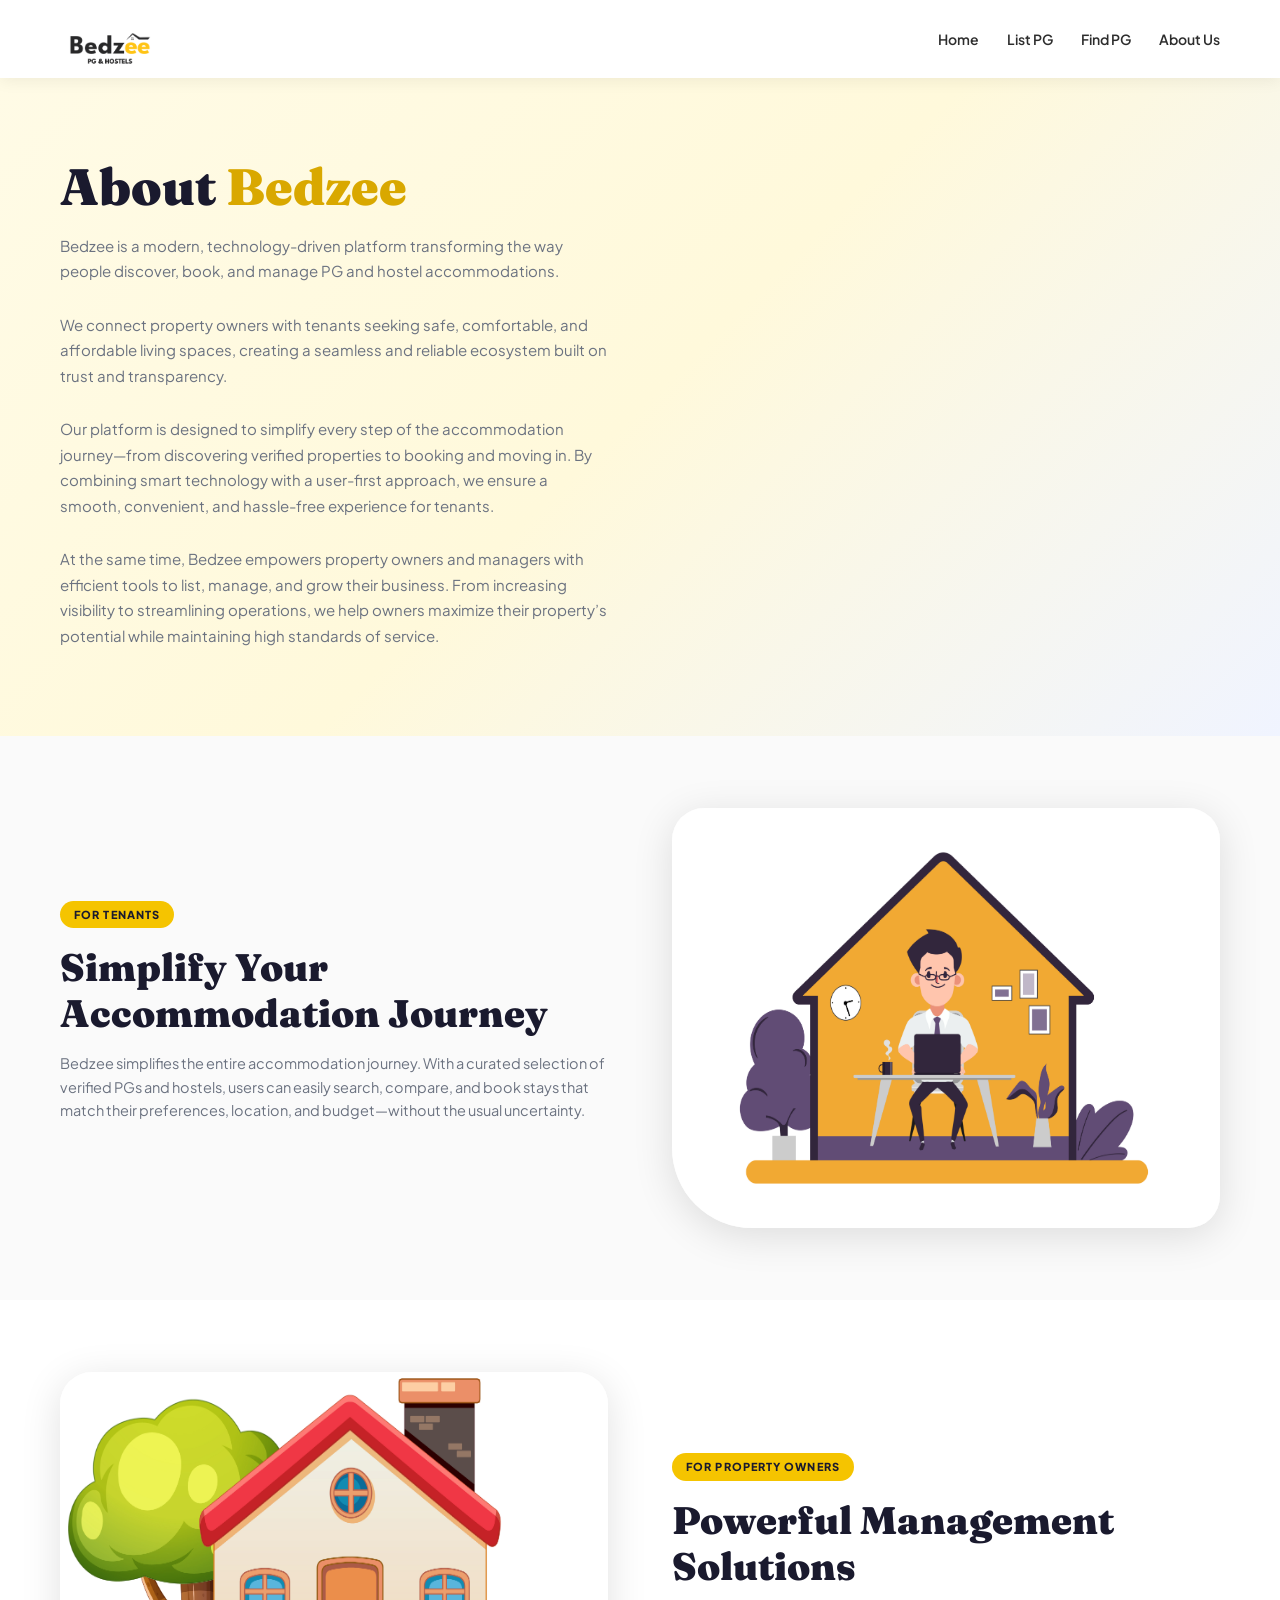
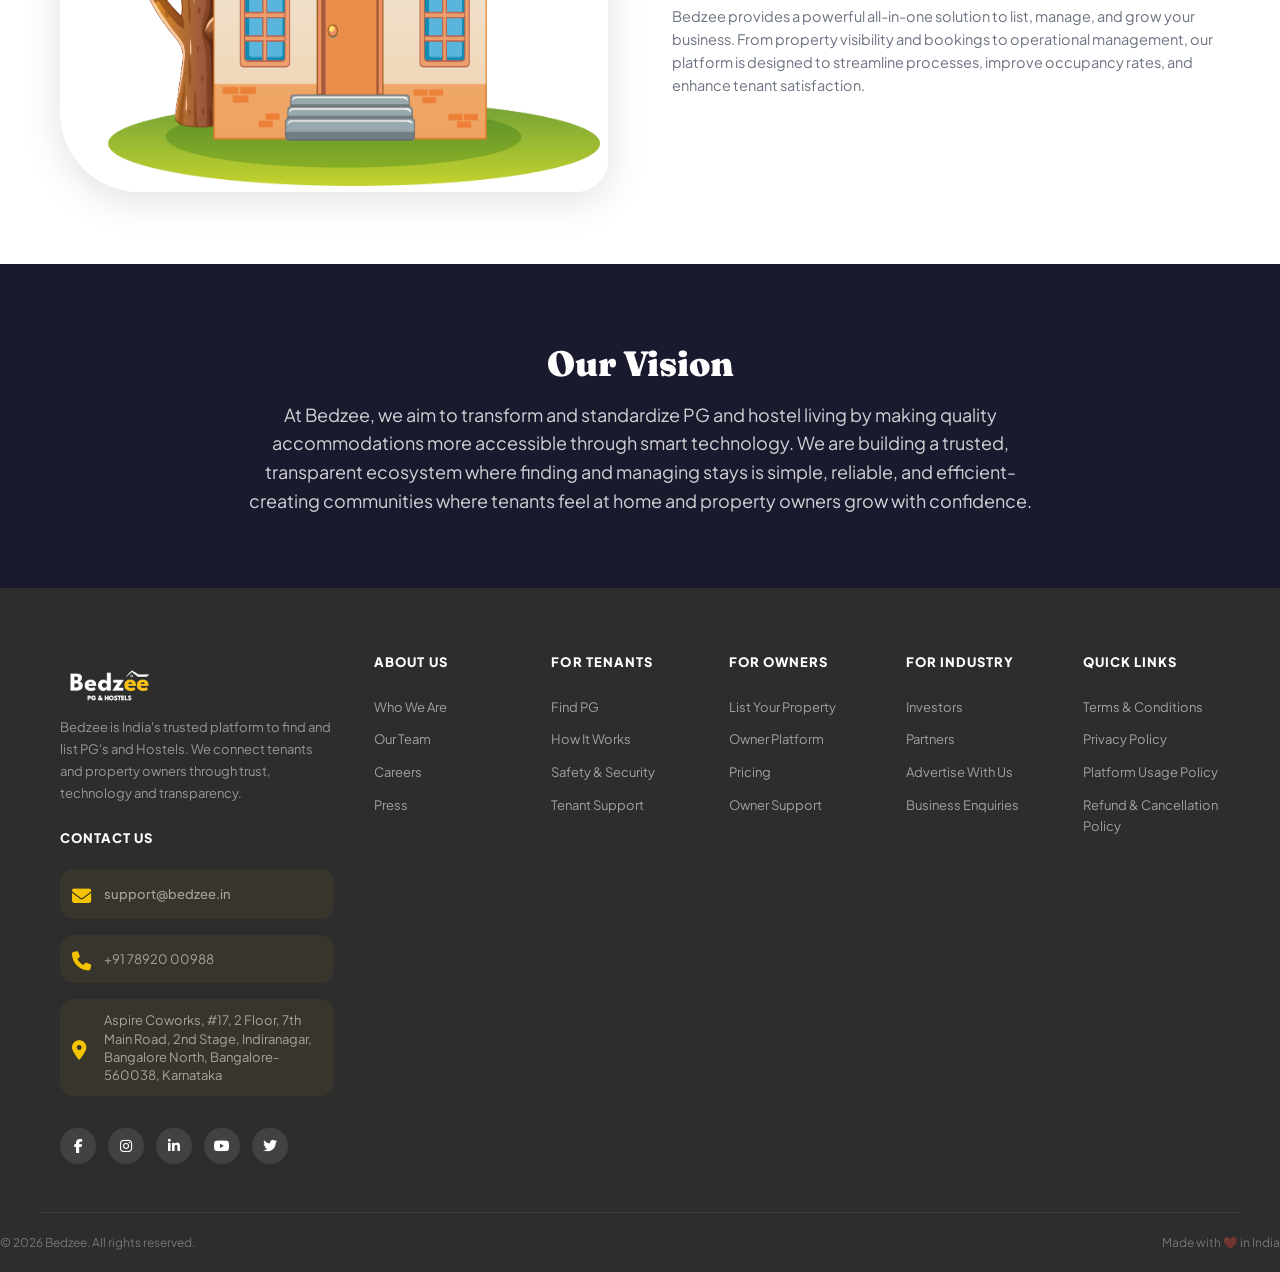
<file: about_us.html>
<!DOCTYPE html>
<html lang="en">
<head>
    <meta charset="UTF-8">
    <meta name="viewport" content="width=device-width, initial-scale=1.0">
    <title>About Us</title>
    <link rel="stylesheet" href="./style.css">
    <link href="https://fonts.googleapis.com/css2?family=Plus+Jakarta+Sans:wght@400;500;600;700;800&family=Fraunces:ital,wght@0,700;0,900;1,700&display=swap" rel="stylesheet" />
  <link rel="stylesheet" href="https://cdnjs.cloudflare.com/ajax/libs/font-awesome/6.5.0/css/all.min.css" />
</head>
<body>
      <!-- NAVBAR --> 
  <header class="navbar">
    <div class="container nav-inner">
      <a href="./index.html" class="logo">
        <span class="logo-icon"></span>
        <div class="logo">
          <img src="./Bed Zee 3.png" alt="">
        </div>
      </a>
      <nav class="nav-links">
        <a href="./index.html">Home</a>
        <a href="./owner.html">List PG</a>
        <a href="./tenant.html">Find PG</a>
        <a href="./about_us.html">About Us</a>
      </nav>
      <button class="hamburger" id="hamburger" aria-label="Menu"><i class="fa fa-bars"></i></button>
    </div>
    <div class="mobile-menu" id="mobileMenu">
      <a href="./index.html">Home</a>
      <a href="./owner.html">List PG</a>
      <a href="./tenant.html">Find PG</a>
      <a href="./about_us.html">About Us</a>
    </div>
  </header>

  <!-- ABOUT US HERO -->
  <section class="hero">
    <div class="container hero-inner">
      <div class="hero-text">
        <h1>About <span class="highlight">Bedzee</span></h1>
        <p>Bedzee is a modern, technology-driven platform transforming the way people discover, book, and manage PG and hostel accommodations.
        </p>
        <p> We connect property owners with tenants seeking safe, comfortable, and affordable living spaces, creating a seamless and reliable ecosystem built on trust and transparency.
        </p>
        <p>Our platform is designed to simplify every step of the accommodation journey—from discovering verified properties to booking and moving in. By combining smart technology with a user-first approach, we ensure a smooth, convenient, and hassle-free experience for tenants.
        </p>
        <p>At the same time, Bedzee empowers property owners and managers with efficient tools to list, manage, and grow their business. From increasing visibility to streamlining operations, we help owners maximize their property’s potential while maintaining high standards of service.
        </p>      
</div>
    </div>
  </section>

  <!-- FOR TENANTS -->
  <section class="section-pad who-we-are">
    <div class="container who-grid">
      <div class="who-text">
        <div class="pill">FOR TENANTS</div>
        <h2>Simplify Your Accommodation Journey</h2>
        <p>Bedzee simplifies the entire accommodation journey. With a curated selection of verified PGs and hostels, users can easily search, compare, and book stays that match their preferences, location, and budget—without the usual uncertainty.</p>
      </div>
      <div class="who-illustration">
        <div class="illus-wrap">
          <img src="./Tenant_img.jpg" alt="For Tenants">
        </div>
      </div>
    </div>
  </section>

  <!-- FOR OWNERS -->
  <section class="section-pad benefits">
    <div class="container">
      <div class="who-grid">
        <div class="who-illustration">
          <div class="illus-wrap">
            <img src="./owner_img.jpg" alt="For Owners">
          </div>
        </div>
        <div class="who-text">
          <div class="pill">FOR PROPERTY OWNERS</div>
          <h2>Powerful Management Solutions</h2>
          <p>Bedzee provides a powerful all-in-one solution to list, manage, and grow your business. From property visibility and bookings to operational management, our platform is designed to streamline processes, improve occupancy rates, and enhance tenant satisfaction.</p>
        </div>
      </div>
    </div>
  </section>

  <!-- OUR VISION -->
  <section class="section-pad impact">
    <div class="container">
      <h2 class="section-title center">Our Vision</h2>
      <p class="center" style="color: rgba(255,255,255,.8); font-size: 18px; max-width: 800px; margin: 0 auto;">
        At Bedzee, we aim to transform and standardize PG and hostel living by making quality accommodations more accessible through smart technology. We are building a trusted, transparent ecosystem where finding and managing stays is simple, reliable, and efficient-creating communities where tenants feel at home and property owners grow with confidence.
      </p>
    </div>
  </section>


    <!-- FOOTER -->
  <footer class="footer">
    <div class="container footer-grid">
      <div class="footer-brand">
        <a href="#" class="logo logo-white">
          <div class="flogo">
          <img src="./Bed Zee 2.png" alt="">
        </div>
        </a>
        <p>Bedzee is India's trusted platform to find and list PG's and Hostels. We connect tenants and property owners through trust, technology and transparency.</p>
        <br>
        <div class="footer-col">
        <h4>Contact Us</h4>
        <div class="contact-item">
          <i class="fa fa-envelope"></i>
          <a href="mailto:support@bedzee.in" class="contact-link">support@bedzee.in</a>
        </div>
        <div class="contact-item">
          <i class="fa fa-phone"></i>
          <span>+91 78920 00988</span>
        </div>
        <div class="contact-item">
          <i class="fa fa-map-marker-alt"></i>
          <span>Aspire Coworks, #17, 2 Floor, 7th Main Road, 2nd Stage, Indiranagar, Bangalore North, Bangalore-560038, Karnataka</span>
        </div>
      </div>
        <div class="social-links">
          <a href="#"><i class="fab fa-facebook-f"></i></a>
          <a href="#"><i class="fab fa-instagram"></i></a>
          <a href="#"><i class="fab fa-linkedin-in"></i></a>
          <a href="#"><i class="fab fa-youtube"></i></a>
          <a href="#"><i class="fab fa-twitter"></i></a>
        </div>
      </div>
      <div class="footer-col">
        <h4>About Us</h4>
        <a href="./about_us.html">Who We Are</a>
        <a href="./about_us.html">Our Team</a>
        <a href="./about_us.html">Careers</a>
        <a href="./about_us.html">Press</a>
      </div>
      <div class="footer-col">
        <h4>For Tenants</h4>
        <a href="./tenant.html">Find PG</a>
        <a href="./tenant.html">How It Works</a>
        <a href="./tenant.html">Safety &amp; Security</a>
        <a href="./tenant.html">Tenant Support</a>
      </div>
      <div class="footer-col">
        <h4>For Owners</h4>
        <a href="./owner.html">List Your Property</a>
        <a href="./owner.html">Owner Platform</a>
        <a href="./pricing.html">Pricing</a>
        <a href="./owner.html">Owner Support</a>
      </div>
      <div class="footer-col">
        <h4>For Industry</h4>
        <a href="#">Investors</a>
        <a href="#">Partners</a>
        <a href="#">Advertise With Us</a>
        <a href="#">Business Enquiries</a>
      </div>
      <div class="footer-col">
        <h4>Quick Links</h4>
        <a href="./t_and_c.html">Terms &amp; Conditions</a>
        <a href="./privacy_policy.html">Privacy Policy</a>
        <a href="./platform_usage_policy.html">Platform Usage Policy</a>
        <a href="./refund_policy.html">Refund & Cancellation Policy</a>
      </div>
      
    </div>
    <div class="footer-bottom">
      <span>© 2026 Bedzee. All rights reserved.</span>
      <span>Made with ❤️ in India</span>
    </div>
  </footer>


  <script>
    // Hamburger
    const ham = document.getElementById('hamburger');
    const menu = document.getElementById('mobileMenu');
    ham.addEventListener('click', () => menu.classList.toggle('open'));

    // FAQ accordion
    document.querySelectorAll('.faq-q').forEach(btn => {
      btn.addEventListener('click', () => {
        const item = btn.closest('.faq-item');
        const isOpen = item.classList.contains('open');
        document.querySelectorAll('.faq-item').forEach(i => i.classList.remove('open'));
        if (!isOpen) item.classList.add('open');
      });
    });
  </script>
</body>
</html>
</file>
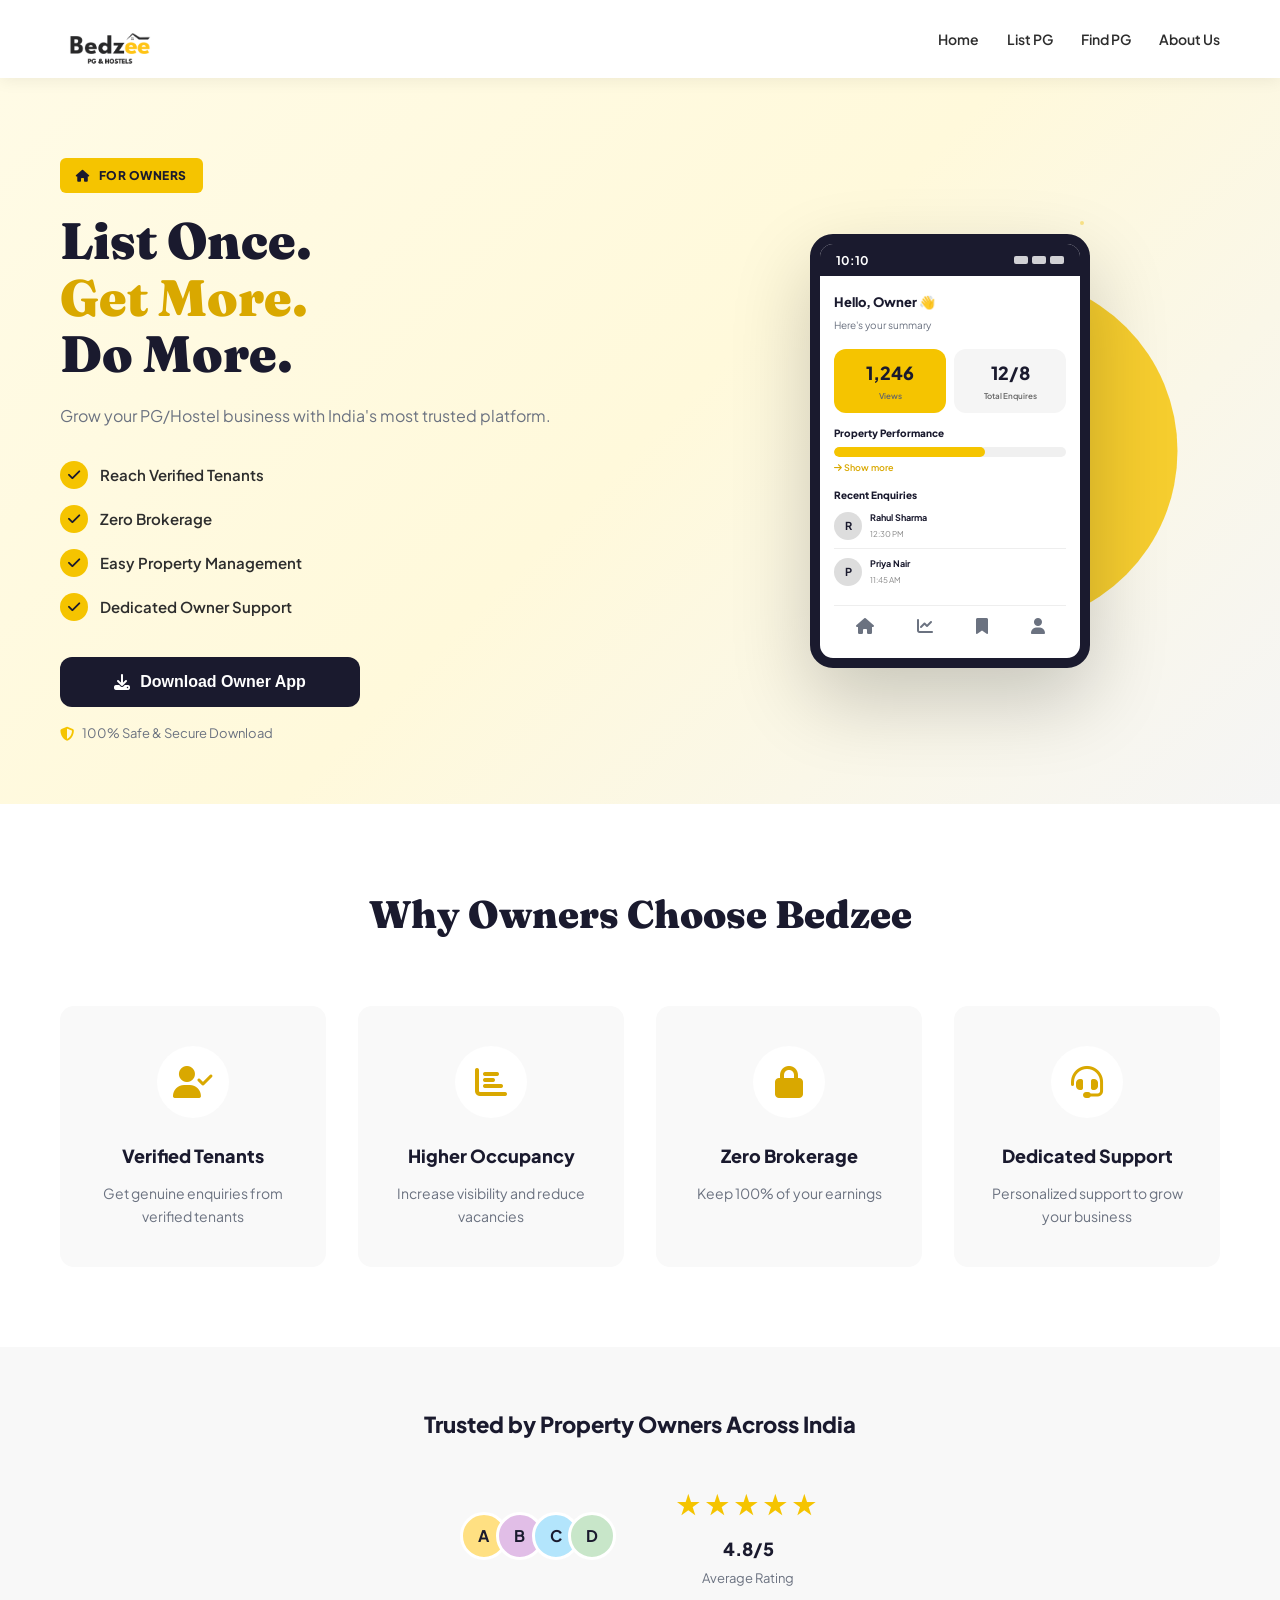
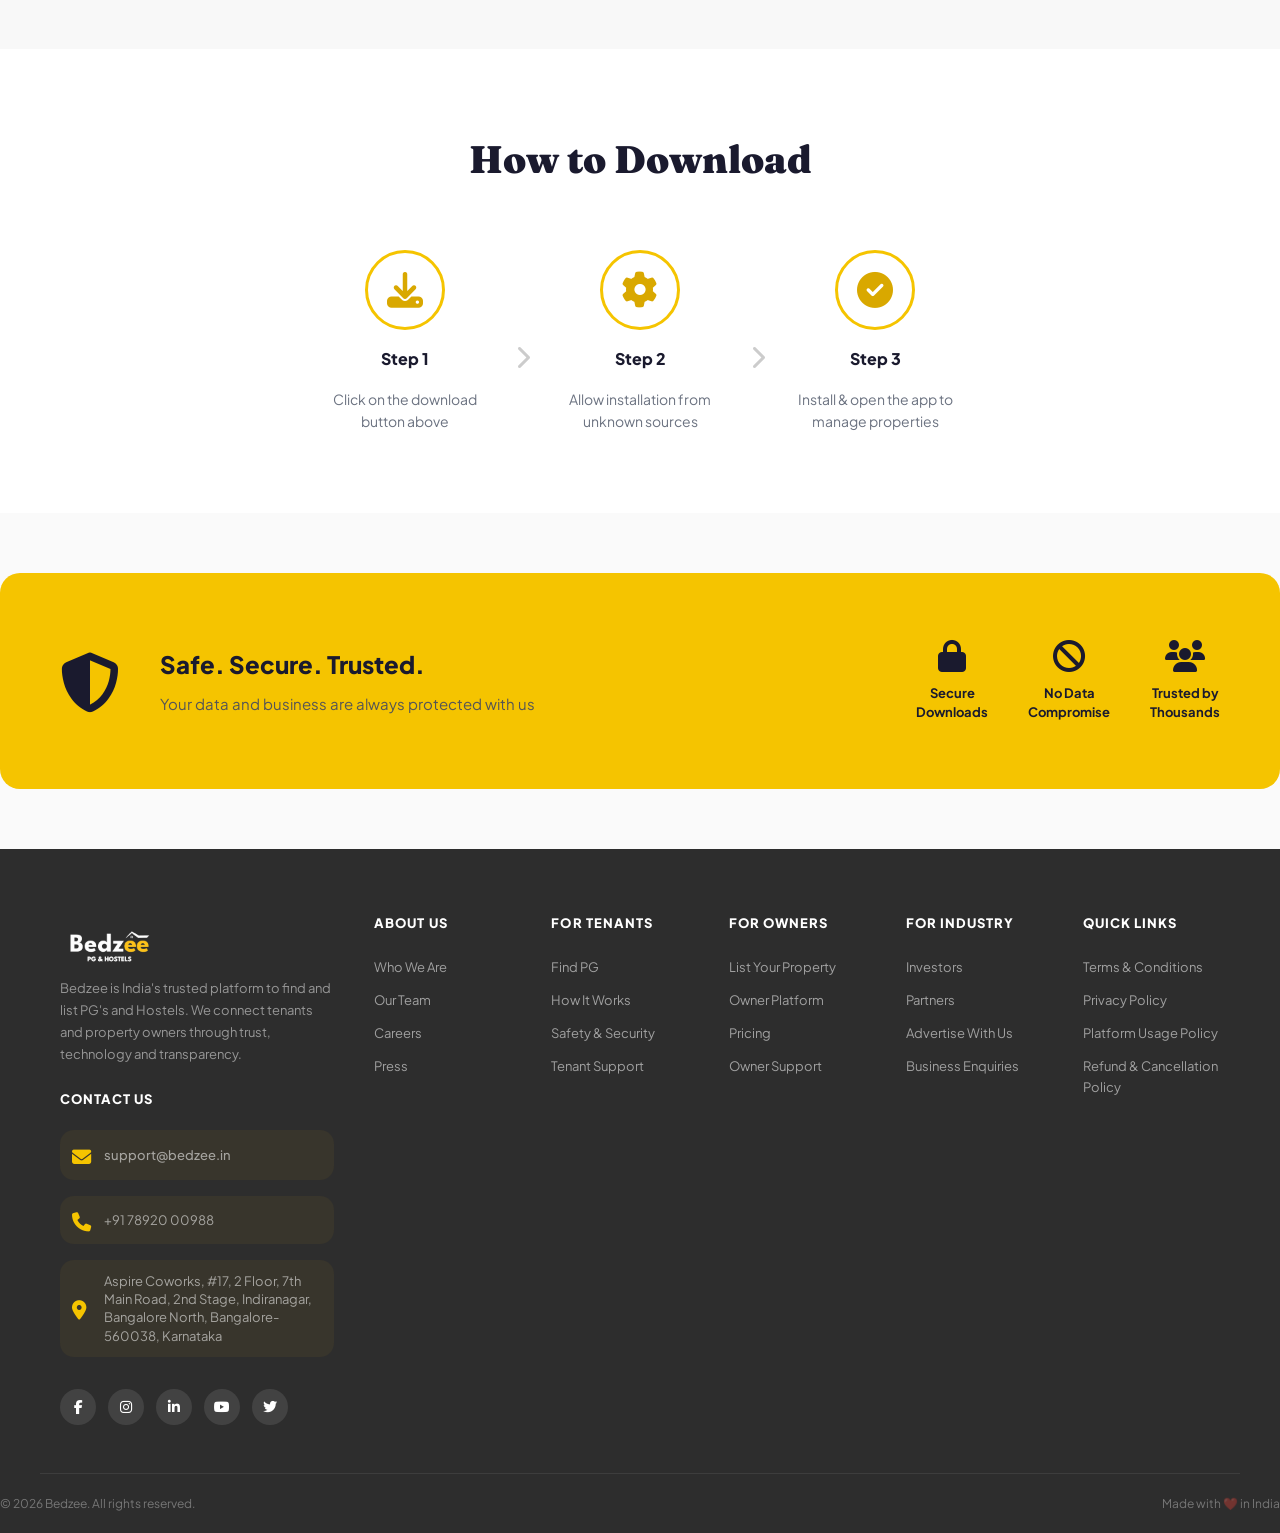
<file: owner.html>
﻿<!DOCTYPE html>
<html lang="en">
<head>
    <meta charset="UTF-8">
    <meta name="viewport" content="width=device-width, initial-scale=1.0">
    <title>For Owners - Bedzee</title>
    <link rel="stylesheet" href="./style.css">
    <link href="https://fonts.googleapis.com/css2?family=Plus+Jakarta+Sans:wght@400;500;600;700;800&family=Fraunces:ital,wght@0,700;0,900;1,700&display=swap" rel="stylesheet" />
    <link rel="stylesheet" href="https://cdnjs.cloudflare.com/ajax/libs/font-awesome/6.5.0/css/all.min.css" />
</head>
<body>
<!-- NAVBAR --> 
<header class="navbar">
    <div class="container nav-inner">
      <a href="./index.html" class="logo">
        <span class="logo-icon"></span>
        <div class="logo">
          <img src="./Bed Zee 3.png" alt="">
        </div>
      </a>
      <nav class="nav-links">
        <a href="./index.html">Home</a>
        <a href="./owner.html">List PG</a>
        <a href="./tenant.html">Find PG</a>
        <a href="./about_us.html">About Us</a>
      </nav>
      <button class="hamburger" id="hamburger" aria-label="Menu"><i class="fa fa-bars"></i></button>
    </div>
    <div class="mobile-menu" id="mobileMenu">
      <a href="./index.html">Home</a>
      <a href="./owner.html">List PG</a>
      <a href="./tenant.html">Find PG</a>
      <a href="./about_us.html">About Us</a>
    </div>
</header>

<!-- HERO SECTION -->
<section class="owner-hero">
  <div class="container">
    <div class="owner-hero-content">
      <div class="owner-hero-left">
        <span class="owner-badge"><i class="fa fa-home"></i> FOR OWNERS</span>
        <h1 class="owner-h1">List Once.<br><span class="owner-highlight">Get More.</span><br>Do More.</h1>
        <p class="owner-subtitle">Grow your PG/Hostel business with India's most trusted platform.</p>
        <ul class="owner-features">
          <li>
            <span class="owner-check"><i class="fa fa-check"></i></span>
            <span>Reach Verified Tenants</span>
          </li>
          <li>
            <span class="owner-check"><i class="fa fa-check"></i></span>
            <span>Zero Brokerage</span>
          </li>
          <li>
            <span class="owner-check"><i class="fa fa-check"></i></span>
            <span>Easy Property Management</span>
          </li>
          <li>
            <span class="owner-check"><i class="fa fa-check"></i></span>
            <span>Dedicated Owner Support</span>
          </li>
        </ul>
        <button class="owner-btn-download"><i class="fa fa-download"></i> Download Owner App</button>
        <p class="owner-secure"><i class="fa fa-shield-alt"></i> 100% Safe & Secure Download</p>
      </div>
      <div class="owner-hero-right">
        <div class="owner-phone-bg"></div>
        <div class="owner-phone-dots"></div>
        <div class="owner-phone">
          <div class="owner-phone-status">
            <span class="owner-time">10:10</span>
            <div class="owner-phone-icons">
              <span></span><span></span><span></span>
            </div>
          </div>
          <div class="owner-phone-content">
            <div class="owner-phone-header">
              <span class="owner-greeting">Hello, Owner 👋</span>
              <p class="owner-phone-subtitle">Here's your summary</p>
            </div>
            <div class="owner-phone-stats">
              <div class="owner-stat">
                <div class="owner-stat-value">1,246</div>
                <div class="owner-stat-label">Views</div>
              </div>
              <div class="owner-stat owner-stat-alt">
                <div class="owner-stat-value">12/8</div>
                <div class="owner-stat-label">Total Enquires</div>
              </div>
            </div>
            <div class="owner-phone-chart">
              <p class="owner-chart-label">Property Performance</p>
              <div class="owner-chart-bar">
                <div class="owner-chart-fill" style="width: 65%"></div>
              </div>
              <p class="owner-chart-more"><i class="fa fa-arrow-right"></i> Show more</p>
            </div>
            <div class="owner-phone-enquiries">
              <p class="owner-enquiries-title">Recent Enquiries</p>
              <div class="owner-enquiry-item">
                <div class="owner-enquiry-avatar">R</div>
                <div class="owner-enquiry-info">
                  <p class="owner-enquiry-name">Rahul Sharma</p>
                  <p class="owner-enquiry-time">12:30 PM</p>
                </div>
              </div>
              <div class="owner-enquiry-item">
                <div class="owner-enquiry-avatar">P</div>
                <div class="owner-enquiry-info">
                  <p class="owner-enquiry-name">Priya Nair</p>
                  <p class="owner-enquiry-time">11:45 AM</p>
                </div>
              </div>
            </div>
            <div class="owner-phone-nav">
              <span><i class="fa fa-home"></i></span>
              <span><i class="fa fa-chart-line"></i></span>
              <span><i class="fa fa-bookmark"></i></span>
              <span><i class="fa fa-user"></i></span>
            </div>
          </div>
        </div>
      </div>
    </div>
  </div>
</section>

<!-- WHY CHOOSE BEDZEE SECTION -->
<section class="owner-why">
  <div class="container">
    <h2 class="owner-section-title">Why Owners Choose Bedzee</h2>
    <div class="owner-benefits-grid">
      <div class="owner-benefit-card">
        <div class="owner-benefit-icon">
          <i class="fa fa-user-check"></i>
        </div>
        <h3>Verified Tenants</h3>
        <p>Get genuine enquiries from verified tenants</p>
      </div>
      <div class="owner-benefit-card">
        <div class="owner-benefit-icon">
          <i class="fa fa-chart-bar"></i>
        </div>
        <h3>Higher Occupancy</h3>
        <p>Increase visibility and reduce vacancies</p>
      </div>
      <div class="owner-benefit-card">
        <div class="owner-benefit-icon">
          <i class="fa fa-lock"></i>
        </div>
        <h3>Zero Brokerage</h3>
        <p>Keep 100% of your earnings</p>
      </div>
      <div class="owner-benefit-card">
        <div class="owner-benefit-icon">
          <i class="fa fa-headset"></i>
        </div>
        <h3>Dedicated Support</h3>
        <p>Personalized support to grow your business</p>
      </div>
    </div>
  </div>
</section>

<!-- TRUST BAND SECTION -->
<section class="owner-trust-band">
  <div class="container">
    <h3 class="owner-trust-title">Trusted by Property Owners Across India</h3>
    <div class="owner-trust-content">
      <div class="owner-avatars">
        <span class="owner-avatar">A</span>
        <span class="owner-avatar">B</span>
        <span class="owner-avatar">C</span>
        <span class="owner-avatar">D</span>
      </div>
      <div class="owner-rating">
        <div class="owner-stars">★★★★★</div>
        <p class="owner-rating-text">4.8/5</p>
        <p class="owner-rating-avg">Average Rating</p>
      </div>
    </div>
  </div>
</section>

<!-- HOW TO DOWNLOAD SECTION -->
<section class="owner-how-to">
  <div class="container">
    <h2 class="owner-section-title">How to Download</h2>
    <div class="owner-steps">
      <div class="owner-step">
        <div class="owner-step-icon">
          <i class="fa fa-download"></i>
        </div>
        <h4>Step 1</h4>
        <p>Click on the download button above</p>
      </div>
      <div class="owner-step-arrow"><i class="fa fa-chevron-right"></i></div>
      <div class="owner-step">
        <div class="owner-step-icon">
          <i class="fa fa-cog"></i>
        </div>
        <h4>Step 2</h4>
        <p>Allow installation from unknown sources</p>
      </div>
      <div class="owner-step-arrow"><i class="fa fa-chevron-right"></i></div>
      <div class="owner-step">
        <div class="owner-step-icon">
          <i class="fa fa-check-circle"></i>
        </div>
        <h4>Step 3</h4>
        <p>Install & open the app to manage properties</p>
      </div>
    </div>
  </div>
</section>

<!-- SAFETY BAND SECTION -->
<section class="owner-safety-band">
  <div class="container">
    <div class="owner-safety-content">
      <div class="owner-safety-icon">
        <i class="fa fa-shield-alt"></i>
      </div>
      <div class="owner-safety-text">
        <h3>Safe. Secure. Trusted.</h3>
        <p>Your data and business are always protected with us</p>
      </div>
      <div class="owner-safety-items">
        <div class="owner-safety-item">
          <i class="fa fa-lock"></i>
          <span>Secure<br>Downloads</span>
        </div>
        <div class="owner-safety-item">
          <i class="fa fa-ban"></i>
          <span>No Data<br>Compromise</span>
        </div>
        <div class="owner-safety-item">
          <i class="fa fa-users"></i>
          <span>Trusted by<br>Thousands</span>
        </div>
      </div>
    </div>
  </div>
</section>

<!-- FOOTER -->
<footer class="footer">
    <div class="container footer-grid">
      <div class="footer-brand">
        <a href="./index.html" class="logo logo-white">
          <div class="flogo">
          <img src="./Bed Zee 2.png" alt="">
        </div>
        </a>
        <p>Bedzee is India's trusted platform to find and list PG's and Hostels. We connect tenants and property owners through trust, technology and transparency.</p>
        <br>
        <div class="footer-col">
        <h4>Contact Us</h4>
        <div class="contact-item">
          <i class="fa fa-envelope"></i>
          <a href="mailto:support@bedzee.in" class="contact-link">support@bedzee.in</a>
        </div>
        <div class="contact-item">
          <i class="fa fa-phone"></i>
          <span>+91 78920 00988</span>
        </div>
        <div class="contact-item">
          <i class="fa fa-map-marker-alt"></i>
          <span>Aspire Coworks, #17, 2 Floor, 7th Main Road, 2nd Stage, Indiranagar, Bangalore North, Bangalore-560038, Karnataka</span>
        </div>
      </div>
        <div class="social-links">
          <a href="#"><i class="fab fa-facebook-f"></i></a>
          <a href="#"><i class="fab fa-instagram"></i></a>
          <a href="#"><i class="fab fa-linkedin-in"></i></a>
          <a href="#"><i class="fab fa-youtube"></i></a>
          <a href="#"><i class="fab fa-twitter"></i></a>
        </div>
      </div>
      <div class="footer-col">
        <h4>About Us</h4>
        <a href="./about_us.html">Who We Are</a>
        <a href="./about_us.html">Our Team</a>
        <a href="./about_us.html">Careers</a>
        <a href="./about_us.html">Press</a>
      </div>
      <div class="footer-col">
        <h4>For Tenants</h4>
        <a href="./tenant.html">Find PG</a>
        <a href="./tenant.html">How It Works</a>
        <a href="./tenant.html">Safety &amp; Security</a>
        <a href="./tenant.html">Tenant Support</a>
      </div>
      <div class="footer-col">
        <h4>For Owners</h4>
        <a href="./owner.html">List Your Property</a>
        <a href="./owner.html">Owner Platform</a>
        <a href="./pricing.html">Pricing</a>
        <a href="./owner.html">Owner Support</a>
      </div>
      <div class="footer-col">
        <h4>For Industry</h4>
        <a href="#">Investors</a>
        <a href="#">Partners</a>
        <a href="#">Advertise With Us</a>
        <a href="#">Business Enquiries</a>
      </div>
      <div class="footer-col">
        <h4>Quick Links</h4>
        <a href="./t_and_c.html">Terms &amp; Conditions</a>
        <a href="./privacy_policy.html">Privacy Policy</a>
        <a href="./platform_usage_policy.html">Platform Usage Policy</a>
        <a href="./refund_policy.html">Refund & Cancellation Policy</a>
      </div>

    </div>
    <div class="footer-bottom">
      <span>© 2026 Bedzee. All rights reserved.</span>
      <span>Made with ❤️ in India</span>
    </div>
  </footer>

<script>
  // Mobile menu toggle
  const hamburger = document.getElementById('hamburger');
  const mobileMenu = document.getElementById('mobileMenu');
  
  if (hamburger) {
    hamburger.addEventListener('click', function() {
      mobileMenu.classList.toggle('open');
    });
  }
</script>
</body>
</html>
</file>
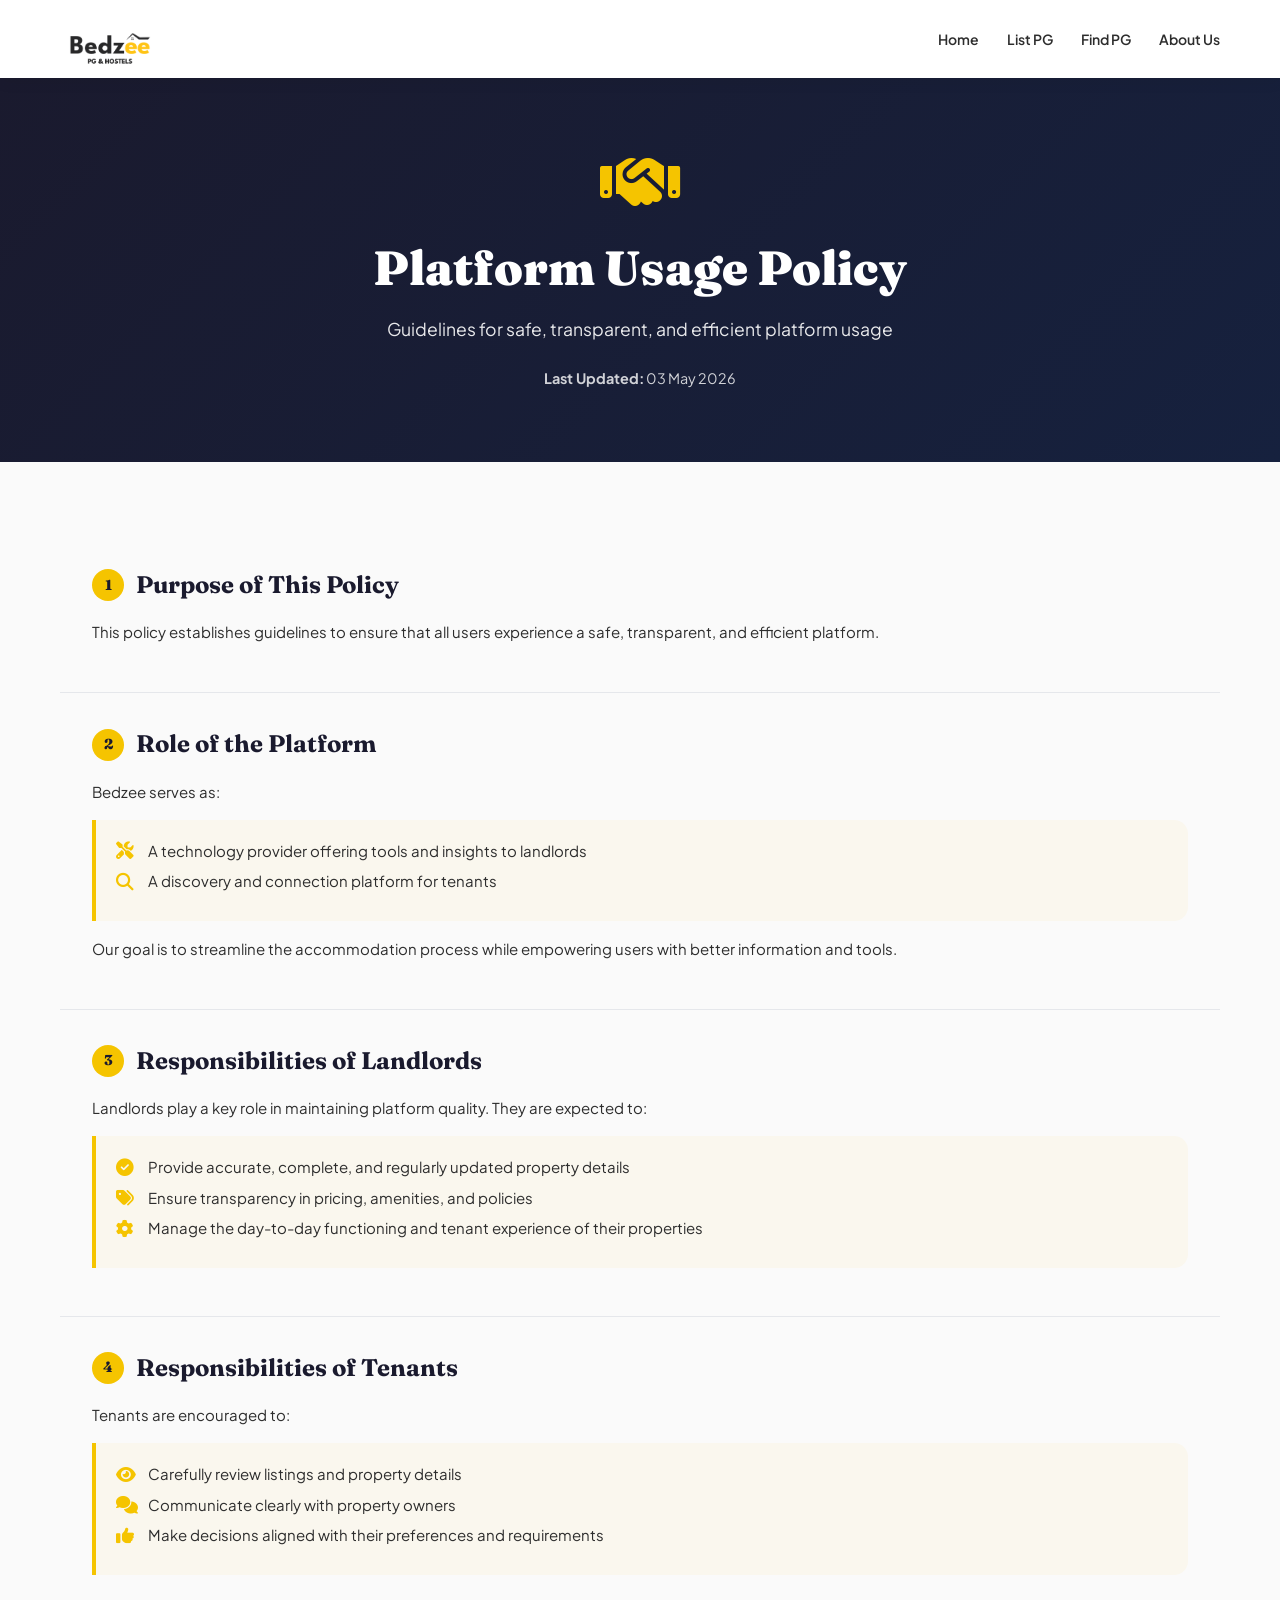
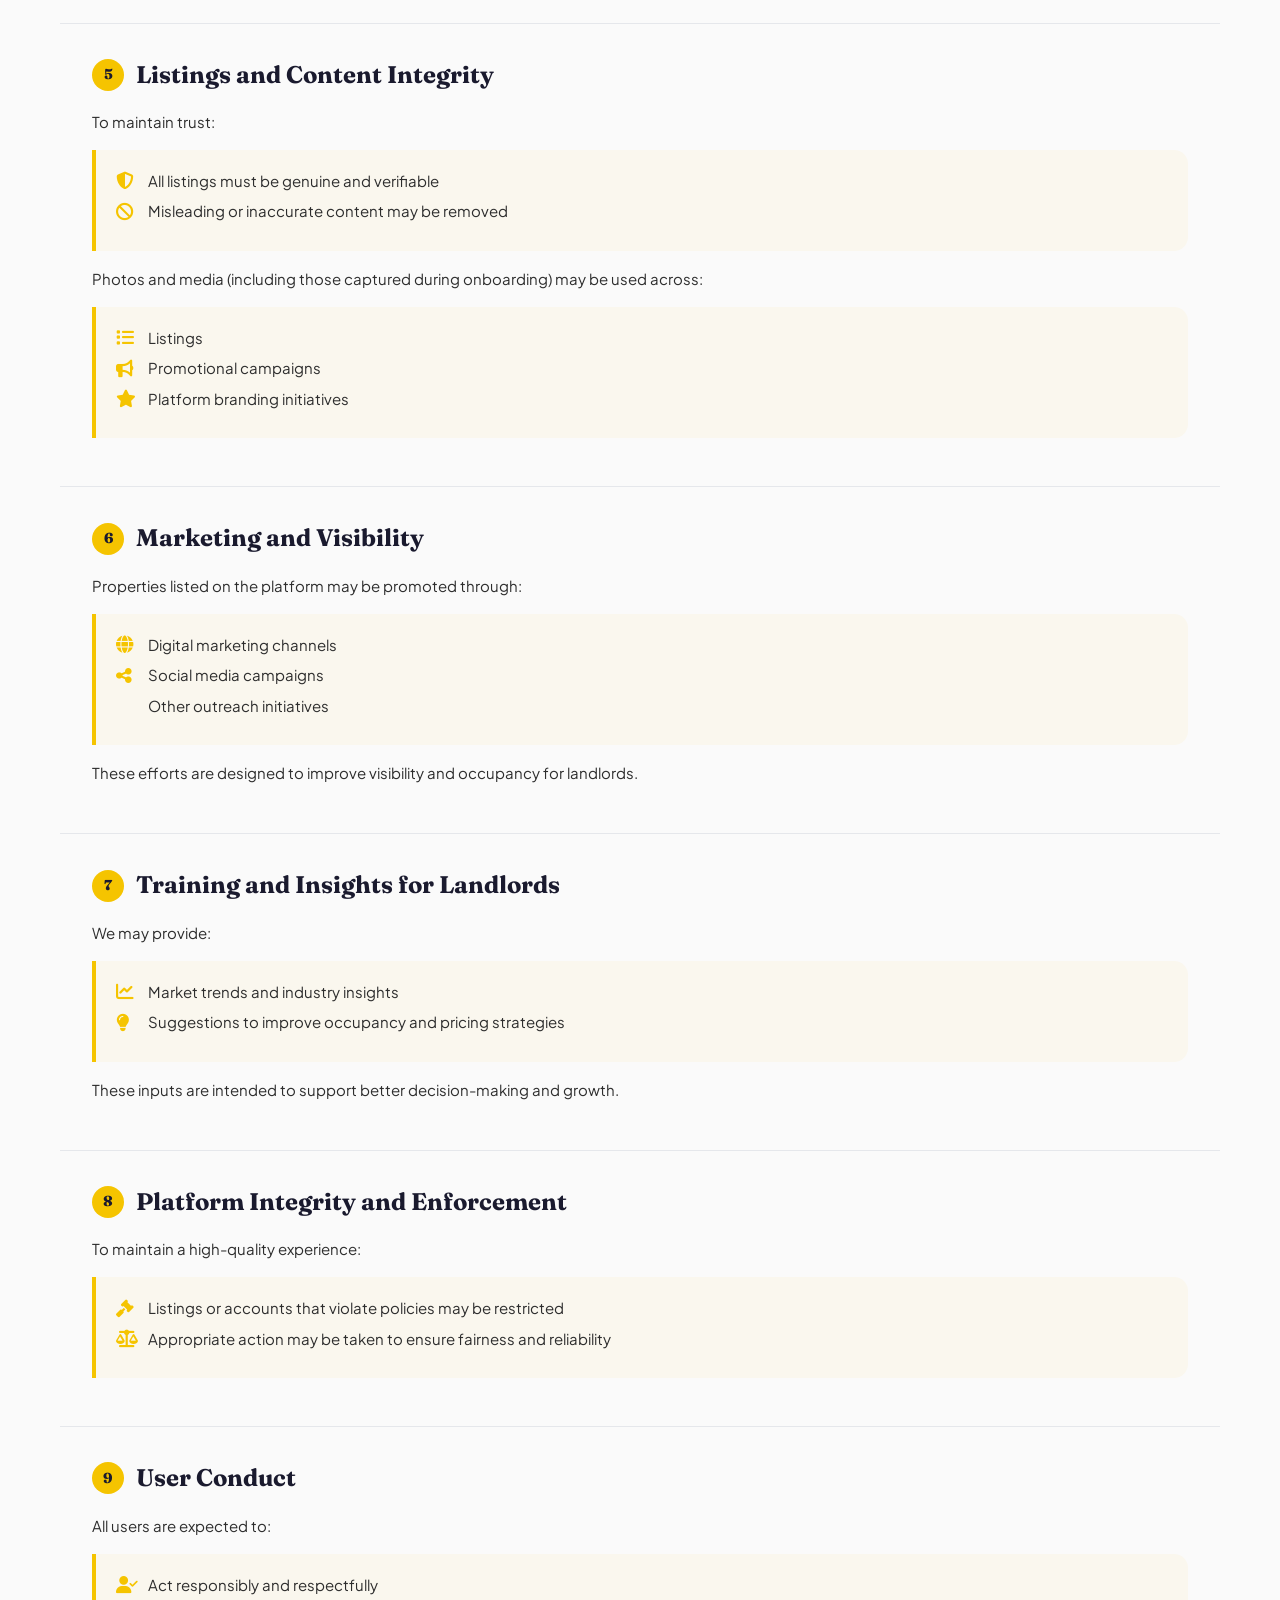
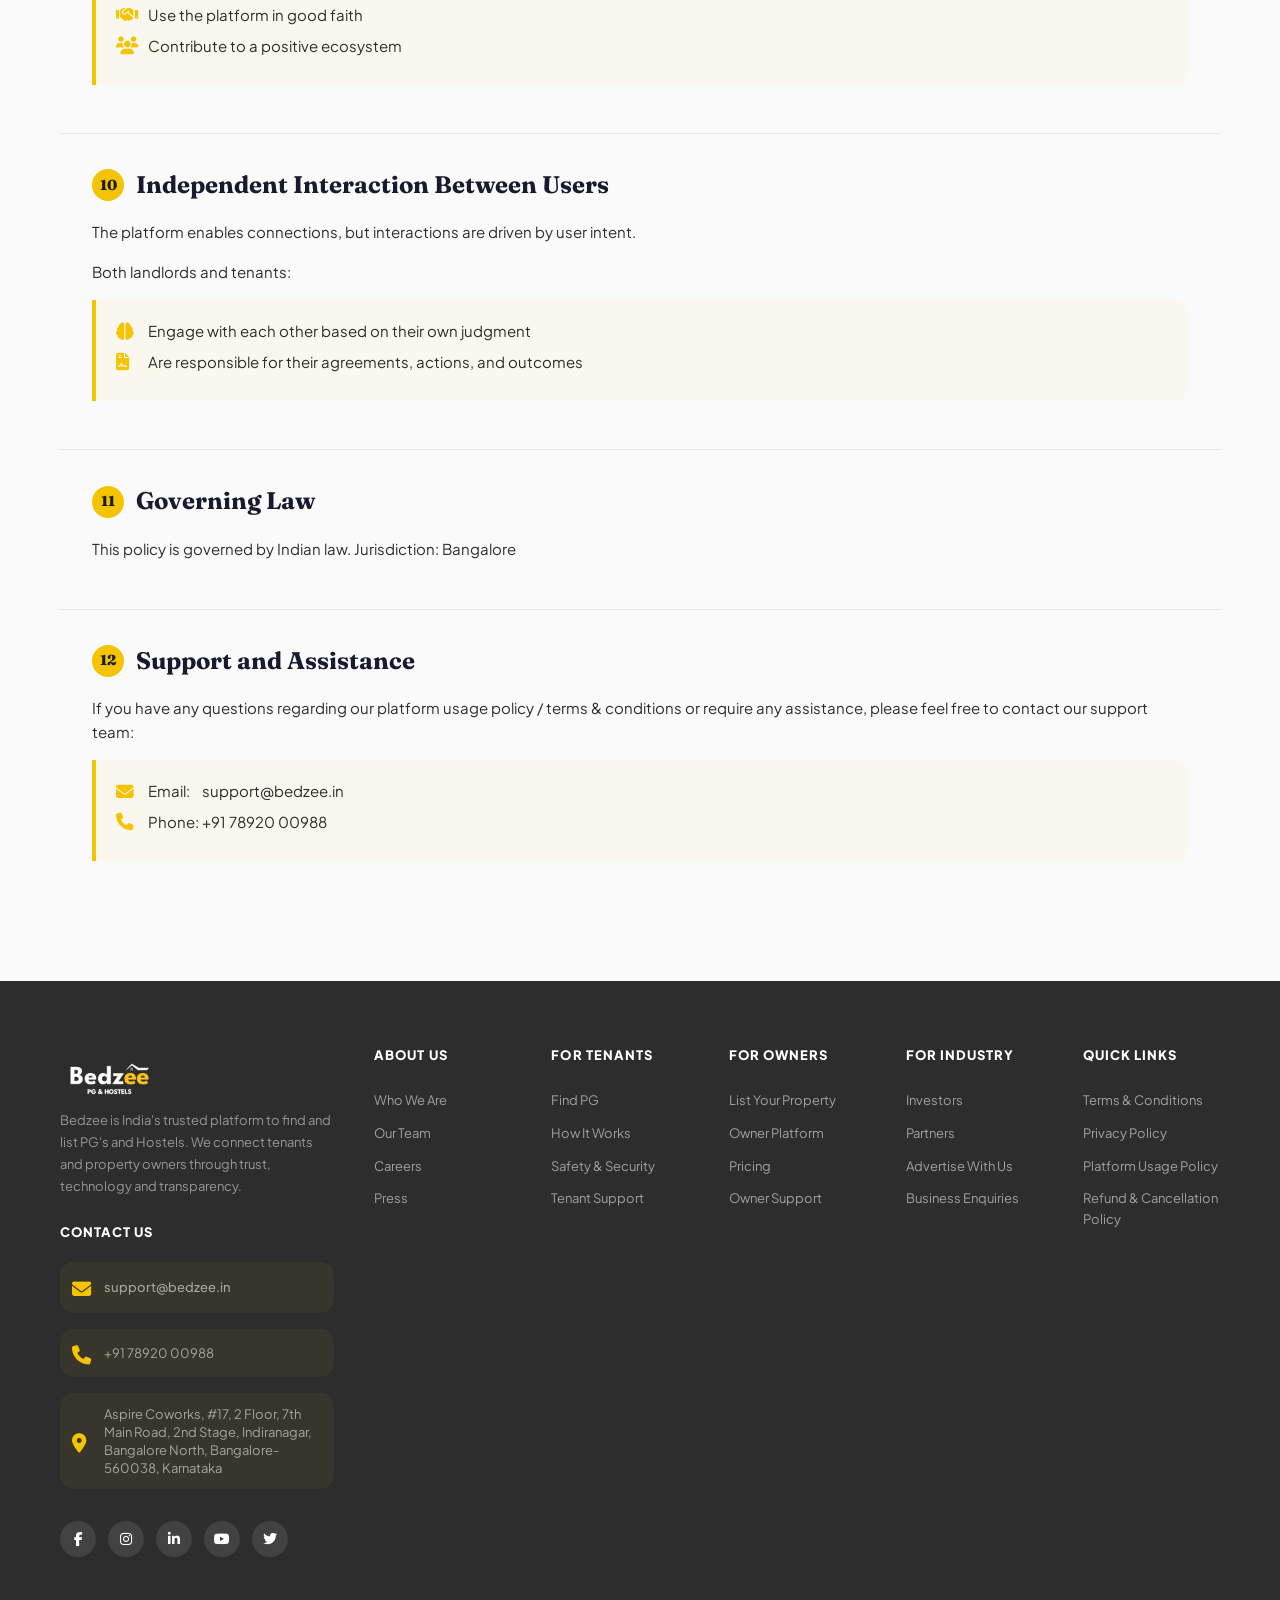
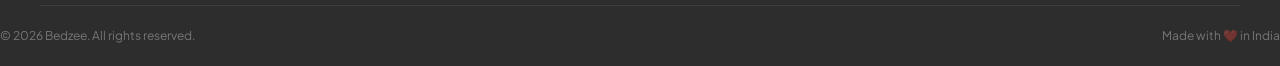
<file: platform_usage_policy.html>
<!DOCTYPE html>
<html lang="en">
<head>
    <meta charset="UTF-8">
    <meta name="viewport" content="width=device-width, initial-scale=1.0">
    <title>Platform Usage Policy</title>
    <link rel="stylesheet" href="./style.css">
    <link href="https://fonts.googleapis.com/css2?family=Plus+Jakarta+Sans:wght@400;500;600;700;800&family=Fraunces:ital,wght@0,700;0,900;1,700&display=swap" rel="stylesheet" />
    <link rel="stylesheet" href="https://cdnjs.cloudflare.com/ajax/libs/font-awesome/6.5.0/css/all.min.css" />

</head>
<body>
<!-- NAVBAR -->
<header class="navbar">
    <div class="container nav-inner">
      <a href="./index.html" class="logo">
        <span class="logo-icon"></span>
        <div class="logo">
          <img src="./Bed Zee 3.png" alt="">
        </div>
      </a>
      <nav class="nav-links">
        <a href="./index.html">Home</a>
        <a href="./owner.html">List PG</a>
        <a href="./tenant.html">Find PG</a>
        <a href="./about_us.html">About Us</a>
      </nav>
      <button class="hamburger" id="hamburger" aria-label="Menu"><i class="fa fa-bars"></i></button>
    </div>
    <div class="mobile-menu" id="mobileMenu">
      <a href="./index.html">Home</a>
      <a href="./owner.html">List PG</a>
      <a href="./tenant.html">Find PG</a>
      <a href="./about_us.html">About Us</a>
    </div>
</header>


  <!-- HERO/PAGE HEADER -->
  <section class="page-header section-pad">
    <div class="container">
      <div class="page-header-content">
        <i class="fa fa-handshake page-icon"></i>
        <h1>Platform Usage Policy</h1>
        <p class="page-subtitle">Guidelines for safe, transparent, and efficient platform usage</p>
        <div class="policy-meta">
          <span><strong>Last Updated:</strong> 03 May 2026</span>
        </div>
      </div>
    </div>
  </section>

  <!-- MAIN CONTENT -->
  <section class="section-pad">
    <div class="container">
      <div class="policy-content">

        <div class="policy-section" id="section-1">
          <h2><span class="section-number">1</span> Purpose of This Policy</h2>
          <p>This policy establishes guidelines to ensure that all users experience a safe, transparent, and efficient platform.</p>
        </div>

        <div class="policy-section" id="section-2">
          <h2><span class="section-number">2</span> Role of the Platform</h2>
          <p>Bedzee serves as:</p>
          <ul class="policy-list">
            <li><i class="fa fa-tools"></i> A technology provider offering tools and insights to landlords</li>
            <li><i class="fa fa-search"></i> A discovery and connection platform for tenants</li>
          </ul>
          <p>Our goal is to streamline the accommodation process while empowering users with better information and tools.</p>
        </div>

        <div class="policy-section" id="section-3">
          <h2><span class="section-number">3</span> Responsibilities of Landlords</h2>
          <p>Landlords play a key role in maintaining platform quality. They are expected to:</p>
          <ul class="policy-list">
            <li><i class="fa fa-check-circle"></i> Provide accurate, complete, and regularly updated property details</li>
            <li><i class="fa fa-tags"></i> Ensure transparency in pricing, amenities, and policies</li>
            <li><i class="fa fa-cog"></i> Manage the day-to-day functioning and tenant experience of their properties</li>
          </ul>
        </div>

        <div class="policy-section" id="section-4">
          <h2><span class="section-number">4</span> Responsibilities of Tenants</h2>
          <p>Tenants are encouraged to:</p>
          <ul class="policy-list">
            <li><i class="fa fa-eye"></i> Carefully review listings and property details</li>
            <li><i class="fa fa-comments"></i> Communicate clearly with property owners</li>
            <li><i class="fa fa-thumbs-up"></i> Make decisions aligned with their preferences and requirements</li>
          </ul>
        </div>

        <div class="policy-section" id="section-5">
          <h2><span class="section-number">5</span> Listings and Content Integrity</h2>
          <p>To maintain trust:</p>
          <ul class="policy-list">
            <li><i class="fa fa-shield-alt"></i> All listings must be genuine and verifiable</li>
            <li><i class="fa fa-ban"></i> Misleading or inaccurate content may be removed</li>
          </ul>
          <p>Photos and media (including those captured during onboarding) may be used across:</p>
          <ul class="policy-list">
            <li><i class="fa fa-list"></i> Listings</li>
            <li><i class="fa fa-bullhorn"></i> Promotional campaigns</li>
            <li><i class="fa fa-star"></i> Platform branding initiatives</li>
          </ul>
        </div>

        <div class="policy-section" id="section-6">
          <h2><span class="section-number">6</span> Marketing and Visibility</h2>
          <p>Properties listed on the platform may be promoted through:</p>
          <ul class="policy-list">
            <li><i class="fa fa-globe"></i> Digital marketing channels</li>
            <li><i class="fa fa-share-alt"></i> Social media campaigns</li>
            <li><i class="fa fa-megaphone"></i> Other outreach initiatives</li>
          </ul>
          <p>These efforts are designed to improve visibility and occupancy for landlords.</p>
        </div>

        <div class="policy-section" id="section-7">
          <h2><span class="section-number">7</span> Training and Insights for Landlords</h2>
          <p>We may provide:</p>
          <ul class="policy-list">
            <li><i class="fa fa-chart-line"></i> Market trends and industry insights</li>
            <li><i class="fa fa-lightbulb"></i> Suggestions to improve occupancy and pricing strategies</li>
          </ul>
          <p>These inputs are intended to support better decision-making and growth.</p>
        </div>

        <div class="policy-section" id="section-8">
          <h2><span class="section-number">8</span> Platform Integrity and Enforcement</h2>
          <p>To maintain a high-quality experience:</p>
          <ul class="policy-list">
            <li><i class="fa fa-gavel"></i> Listings or accounts that violate policies may be restricted</li>
            <li><i class="fa fa-balance-scale"></i> Appropriate action may be taken to ensure fairness and reliability</li>
          </ul>
        </div>

        <div class="policy-section" id="section-9">
          <h2><span class="section-number">9</span> User Conduct</h2>
          <p>All users are expected to:</p>
          <ul class="policy-list">
            <li><i class="fa fa-user-check"></i> Act responsibly and respectfully</li>
            <li><i class="fa fa-handshake"></i> Use the platform in good faith</li>
            <li><i class="fa fa-users"></i> Contribute to a positive ecosystem</li>
          </ul>
        </div>

        <div class="policy-section" id="section-10">
          <h2><span class="section-number">10</span> Independent Interaction Between Users</h2>
          <p>The platform enables connections, but interactions are driven by user intent.</p>
          <p>Both landlords and tenants:</p>
          <ul class="policy-list">
            <li><i class="fa fa-brain"></i> Engage with each other based on their own judgment</li>
            <li><i class="fa fa-file-contract"></i> Are responsible for their agreements, actions, and outcomes</li>
          </ul>
        </div>

        <div class="policy-section" id="section-11">
          <h2><span class="section-number">11</span> Governing Law</h2>
          <p>This policy is governed by Indian law. Jurisdiction: Bangalore</p>
        </div>

        

          <div class="policy-section" id="section-7">
            <h2><span class="section-number">12</span> Support and Assistance</h2>
            <p>If you have any questions regarding our platform usage policy / terms & conditions or require any assistance, please feel free to contact our support team:</p>
            <ul class="policy-list">
              <li><i class="fa fa-envelope"></i> Email: <a href="mailto:support@bedzee.in">support@bedzee.in</a></li>
              <li><i class="fa fa-phone"></i> Phone: +91 78920 00988</li>
            </ul>
          </div>


      </div>
    </div>
  </section>

  <!-- FOOTER -->
  <footer class="footer">
    <div class="container footer-grid">
      <div class="footer-brand">
        <a href="./index.html" class="logo logo-white">
          <div class="flogo">
          <img src="./Bed Zee 2.png" alt="">
        </div>
        </a>
        <p>Bedzee is India's trusted platform to find and list PG's and Hostels. We connect tenants and property owners through trust, technology and transparency.</p>
        <br>
        <div class="footer-col">
        <h4>Contact Us</h4>
        <div class="contact-item">
          <i class="fa fa-envelope"></i>
          <a href="mailto:support@bedzee.in" class="contact-link">support@bedzee.in</a>
        </div>
        <div class="contact-item">
          <i class="fa fa-phone"></i>
          <span>+91 78920 00988</span>
        </div>
        <div class="contact-item">
          <i class="fa fa-map-marker-alt"></i>
          <span>Aspire Coworks, #17, 2 Floor, 7th Main Road, 2nd Stage, Indiranagar, Bangalore North, Bangalore-560038, Karnataka</span>
        </div>
      </div>
        <div class="social-links">
          <a href="#"><i class="fab fa-facebook-f"></i></a>
          <a href="#"><i class="fab fa-instagram"></i></a>
          <a href="#"><i class="fab fa-linkedin-in"></i></a>
          <a href="#"><i class="fab fa-youtube"></i></a>
          <a href="#"><i class="fab fa-twitter"></i></a>
        </div>
      </div>
      <div class="footer-col">
        <h4>About Us</h4>
        <a href="./about_us.html">Who We Are</a>
        <a href="./about_us.html">Our Team</a>
        <a href="./about_us.html">Careers</a>
        <a href="./about_us.html">Press</a>
      </div>
      <div class="footer-col">
        <h4>For Tenants</h4>
        <a href="./tenant.html">Find PG</a>
        <a href="./tenant.html">How It Works</a>
        <a href="./tenant.html">Safety &amp; Security</a>
        <a href="./tenant.html">Tenant Support</a>
      </div>
      <div class="footer-col">
        <h4>For Owners</h4>
        <a href="./owner.html">List Your Property</a>
        <a href="./owner.html">Owner Platform</a>
        <a href="./pricing.html">Pricing</a>
        <a href="./owner.html">Owner Support</a>
      </div>
      <div class="footer-col">
        <h4>For Industry</h4>
        <a href="#">Investors</a>
        <a href="#">Partners</a>
        <a href="#">Advertise With Us</a>
        <a href="#">Business Enquiries</a>
      </div>
      <div class="footer-col">
        <h4>Quick Links</h4>
        <a href="./t_and_c.html">Terms &amp; Conditions</a>
        <a href="./privacy_policy.html">Privacy Policy</a>
        <a href="./platform_usage_policy.html">Platform Usage Policy</a>
        <a href="./refund_policy.html">Refund & Cancellation Policy</a>
      </div>

    </div>
    <div class="footer-bottom">
      <span>© 2026 Bedzee. All rights reserved.</span>
      <span>Made with ❤️ in India</span>
    </div>
  </footer>



  <script>
    // Hamburger
    const ham = document.getElementById('hamburger');
    const menu = document.getElementById('mobileMenu');
    ham.addEventListener('click', () => menu.classList.toggle('open'));

    // FAQ accordion
    document.querySelectorAll('.faq-q').forEach(btn => {
      btn.addEventListener('click', () => {
        const item = btn.closest('.faq-item');
        const isOpen = item.classList.contains('open');
        document.querySelectorAll('.faq-item').forEach(i => i.classList.remove('open'));
        if (!isOpen) item.classList.add('open');
      });
    });
  </script>

</body>
</html>
</file>
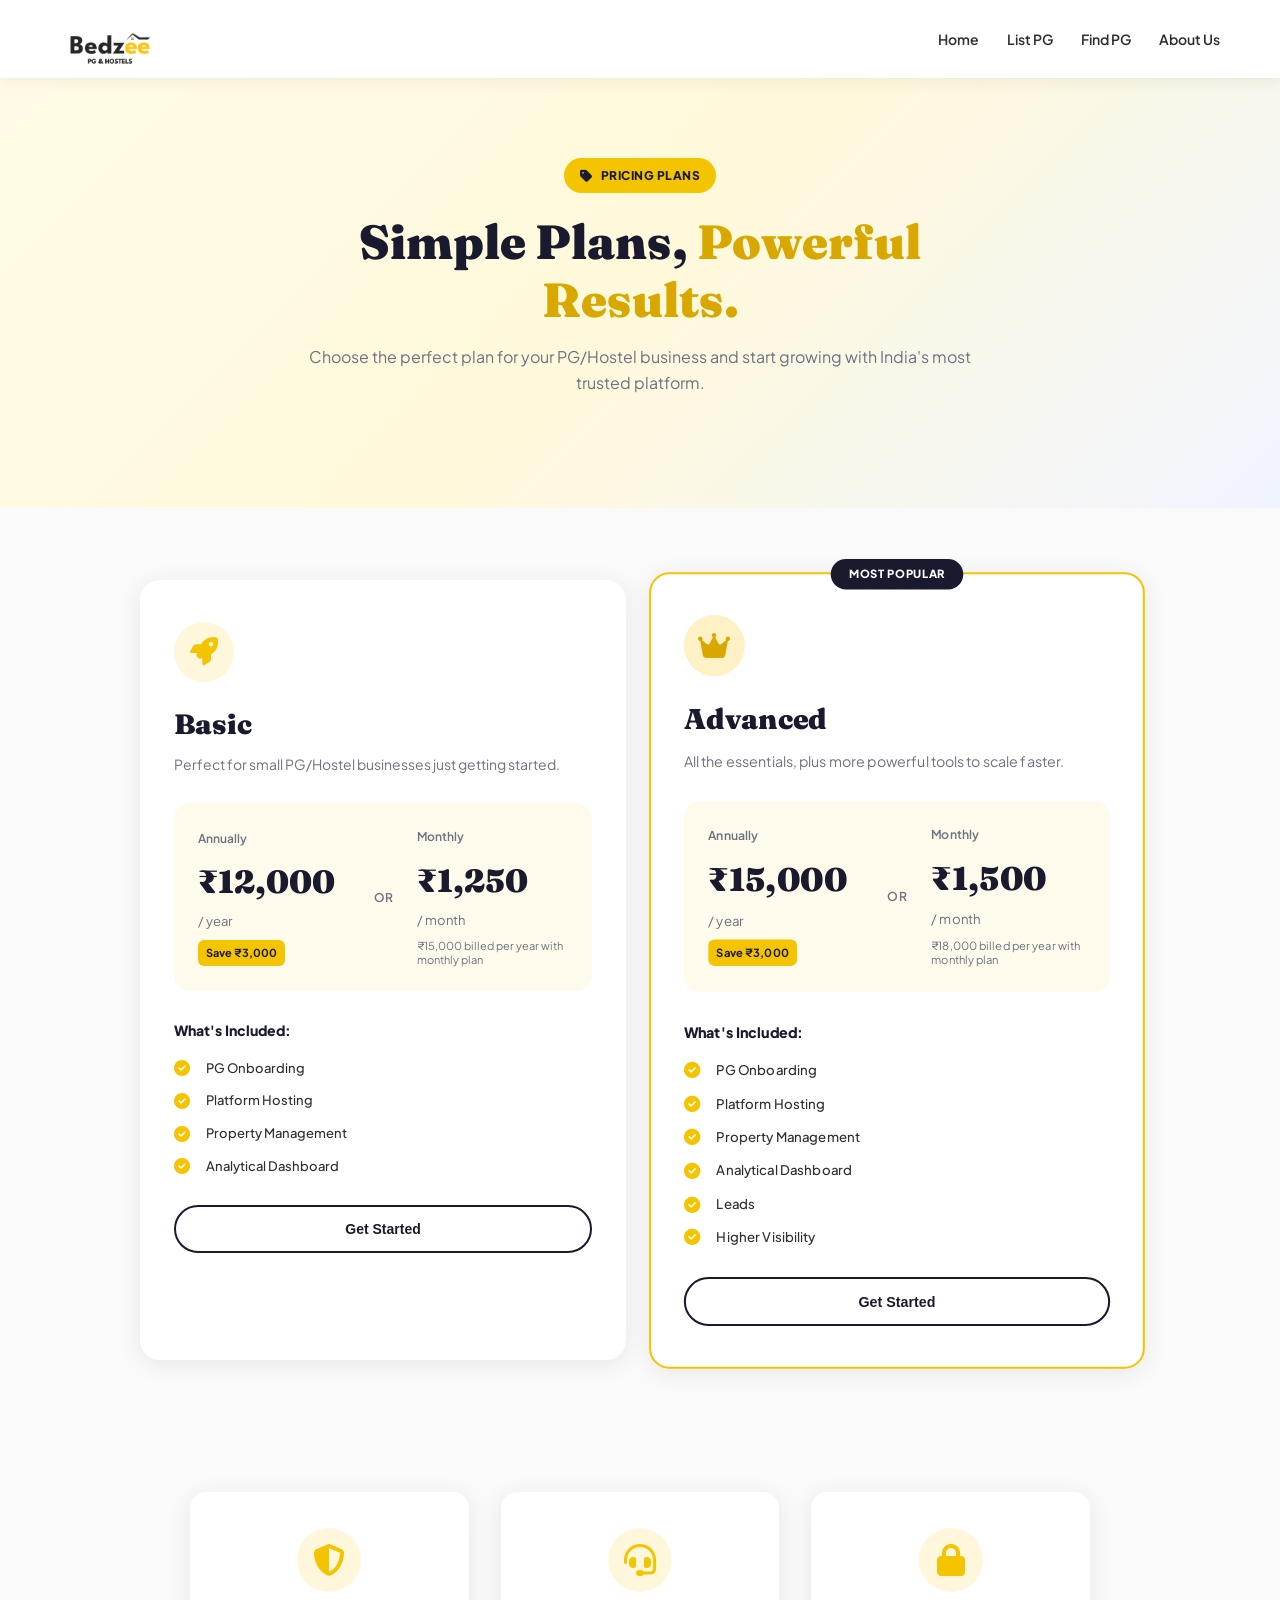
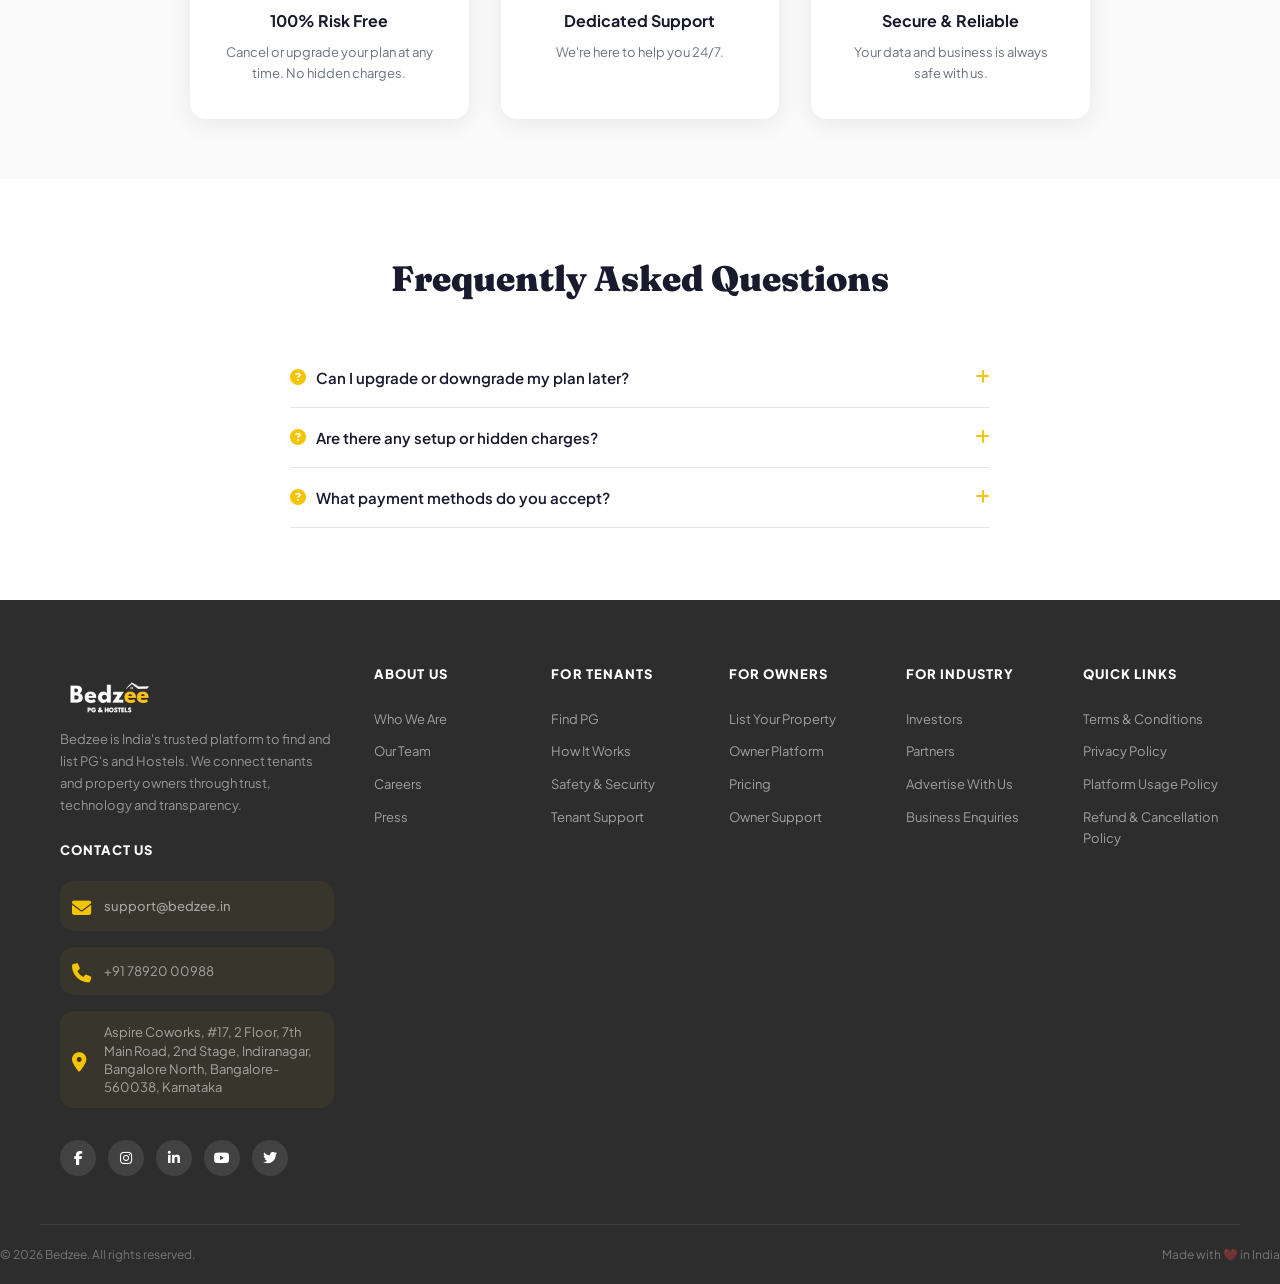
<file: pricing.html>
<!DOCTYPE html>
<html lang="en">
<head>
    <meta charset="UTF-8">
    <meta name="viewport" content="width=device-width, initial-scale=1.0">
    <title>Pricing Plans - Bedzee</title>
    <link rel="stylesheet" href="./style.css">
    <link href="https://fonts.googleapis.com/css2?family=Plus+Jakarta+Sans:wght@400;500;600;700;800&family=Fraunces:ital,wght@0,700;0,900;1,700&display=swap" rel="stylesheet" />
    <link rel="stylesheet" href="https://cdnjs.cloudflare.com/ajax/libs/font-awesome/6.5.0/css/all.min.css" />
</head>
<body>
<!-- NAVBAR -->
<header class="navbar">
    <div class="container nav-inner">
      <a href="./index.html" class="logo">
        <span class="logo-icon"></span>
        <div class="logo">
          <img src="./Bed Zee 3.png" alt="">
        </div>
      </a>
      <nav class="nav-links">
        <a href="./index.html">Home</a>
        <a href="./owner.html">List PG</a>
        <a href="./tenant.html">Find PG</a>
        <a href="./about_us.html">About Us</a>
      </nav>
      <button class="hamburger" id="hamburger" aria-label="Menu"><i class="fa fa-bars"></i></button>
    </div>
    <div class="mobile-menu" id="mobileMenu">
      <a href="./index.html">Home</a>
      <a href="./owner.html">List PG</a>
      <a href="./tenant.html">Find PG</a>
      <a href="./about_us.html">About Us</a>
    </div>
</header>

<!-- PRICING HERO -->
<section class="pricing-hero section-pad">
  <div class="container">
    <div class="pricing-hero-content">
      <span class="pricing-badge"><i class="fa fa-tag"></i> PRICING PLANS</span>
      <h1 class="pricing-title">Simple Plans, <span class="highlight">Powerful Results.</span></h1>
      <p class="pricing-subtitle">Choose the perfect plan for your PG/Hostel business and start growing with India's most trusted platform.</p>
      
    </div>
  </div>
</section>

<!-- PRICING CARDS -->
<section class="pricing-cards section-pad">
  <div class="container">
    <div class="cards-grid">
      <!-- Basic Plan -->
      <div class="pricing-card">
        <div class="card-icon"><i class="fa fa-rocket"></i></div>
        <h2 class="card-title">Basic</h2>
        <p class="card-desc">Perfect for small PG/Hostel businesses just getting started.</p>
        
        <div class="card-pricing">
          <div class="price-option">
            <span class="price-label">Annually</span>
            <div class="price-amount">₹<span class="monthly-price">12,000</span></div>
            <span class="price-period">/ year</span>
            <span class="save-text">Save ₹3,000</span>
          </div>
          <span class="or-text">OR</span>
          <div class="price-option">
            <span class="price-label">Monthly</span>
            <div class="price-amount">₹<span class="annual-price">1,250</span></div>
            <span class="price-period">/ month</span>
            <span class="monthly-equiv">₹15,000 billed per year with monthly plan</span>
          </div>
        </div>

        <h3 class="features-title">What's Included:</h3>
        <ul class="features-list">
          <li><i class="fa fa-check-circle"></i> <span>PG Onboarding</span></li>
          <li><i class="fa fa-check-circle"></i> <span>Platform Hosting</span></li>
          <li><i class="fa fa-check-circle"></i> <span>Property Management</span></li>
          <li><i class="fa fa-check-circle"></i> <span>Analytical Dashboard</span></li>
        </ul>

        <button class="btn btn-outline-card">Get Started</button>
      </div>

      <!-- Advanced Plan (Most Popular) -->
      <div class="pricing-card featured">
        <div class="popular-badge">MOST POPULAR</div>
        <div class="card-icon featured-icon"><i class="fa fa-crown"></i></div>
        <h2 class="card-title">Advanced</h2>
        <p class="card-desc">All the essentials, plus more powerful tools to scale faster.</p>
        
        <div class="card-pricing">
          <div class="price-option">
            <span class="price-label">Annually</span>
            <div class="price-amount">₹<span class="monthly-price">15,000</span></div>
            <span class="price-period">/ year</span>
            <span class="save-text">Save ₹3,000</span>
          </div>
          <span class="or-text">OR</span>
          <div class="price-option">
            <span class="price-label">Monthly</span>
            <div class="price-amount">₹<span class="annual-price">1,500</span></div>
            <span class="price-period">/ month</span>
            <span class="monthly-equiv">₹18,000 billed per year with monthly plan</span>
          </div>
        </div>

        <h3 class="features-title">What's Included:</h3>
        <ul class="features-list">
          <li><i class="fa fa-check-circle"></i> <span>PG Onboarding</span></li>
          <li><i class="fa fa-check-circle"></i> <span>Platform Hosting</span></li>
          <li><i class="fa fa-check-circle"></i> <span>Property Management</span></li>
          <li><i class="fa fa-check-circle"></i> <span>Analytical Dashboard</span></li>
          <li><i class="fa fa-check-circle"></i> <span>Leads</span></li>
          <li><i class="fa fa-check-circle"></i> <span>Higher Visibility</span></li>
        </ul>

        <button class="btn btn-primary">Get Started</button>

      </div>
    </div>
  </div>
</section>

<!-- TRUST BADGES -->
<section class="trust-section">
  <div class="container">
    <div class="trust-grid">
      <div class="trust-card">
        <div class="trust-icon"><i class="fa fa-shield-alt"></i></div>
        <h3>100% Risk Free</h3>
        <p>Cancel or upgrade your plan at any time. No hidden charges.</p>
      </div>
      <div class="trust-card">
        <div class="trust-icon"><i class="fa fa-headset"></i></div>
        <h3>Dedicated Support</h3>
        <p>We're here to help you 24/7.</p>
      </div>
      <div class="trust-card">
        <div class="trust-icon"><i class="fa fa-lock"></i></div>
        <h3>Secure & Reliable</h3>
        <p>Your data and business is always safe with us.</p>
      </div>
    </div>
  </div>
</section>

<!-- FAQ SECTION -->
<section class="faq-section section-pad">
  <div class="container">
    <h2 class="section-title center">Frequently Asked Questions</h2>
    
    <div class="faq-container">
      <div class="faq-item">
        <button class="faq-question">
          <span><i class="fa fa-question-circle"></i> Can I upgrade or downgrade my plan later?</span>
          <i class="fa fa-plus"></i>
        </button>
        <div class="faq-answer">
          <p>Yes, you can upgrade or downgrade your plan at any time. The changes will be reflected in your next billing cycle.</p>
        </div>
      </div>

      <div class="faq-item">
        <button class="faq-question">
          <span><i class="fa fa-question-circle"></i> Are there any setup or hidden charges?</span>
          <i class="fa fa-plus"></i>
        </button>
        <div class="faq-answer">
          <p>No, there are no setup fees or hidden charges. The price you see is the price you pay.</p>
        </div>
      </div>

      <div class="faq-item">
        <button class="faq-question">
          <span><i class="fa fa-question-circle"></i> What payment methods do you accept?</span>
          <i class="fa fa-plus"></i>
        </button>
        <div class="faq-answer">
          <p>We accept all major credit/debit cards, UPI, net banking and other secure payment options.</p>
        </div>
      </div>
    </div>
  </div>
</section>

<!-- FOOTER -->
<footer class="footer">
  <div class="container footer-grid">
    <div class="footer-brand">
      <a href="./index.html" class="logo logo-white">
        <div class="flogo">
        <img src="./Bed Zee 2.png" alt="">
      </div>
      </a>
      <p>Bedzee is India's trusted platform to find and list PG's and Hostels. We connect tenants and property owners through trust, technology and transparency.</p>
      <br>
      <div class="footer-col">
      <h4>Contact Us</h4>
      <div class="contact-item">
        <i class="fa fa-envelope"></i>
        <a href="mailto:support@bedzee.in" class="contact-link">support@bedzee.in</a>
      </div>
      <div class="contact-item">
        <i class="fa fa-phone"></i>
        <span>+91 78920 00988</span>
      </div>
      <div class="contact-item">
        <i class="fa fa-map-marker-alt"></i>
        <span>Aspire Coworks, #17, 2 Floor, 7th Main Road, 2nd Stage, Indiranagar, Bangalore North, Bangalore-560038, Karnataka</span>
      </div>
    </div>
      <div class="social-links">
        <a href="#"><i class="fab fa-facebook-f"></i></a>
        <a href="#"><i class="fab fa-instagram"></i></a>
        <a href="#"><i class="fab fa-linkedin-in"></i></a>
        <a href="#"><i class="fab fa-youtube"></i></a>
        <a href="#"><i class="fab fa-twitter"></i></a>
      </div>
    </div>
    <div class="footer-col">
      <h4>About Us</h4>
      <a href="./about_us.html">Who We Are</a>
      <a href="./about_us.html">Our Team</a>
      <a href="./about_us.html">Careers</a>
      <a href="./about_us.html">Press</a>
    </div>
    <div class="footer-col">
      <h4>For Tenants</h4>
      <a href="./tenant.html">Find PG</a>
      <a href="./tenant.html">How It Works</a>
      <a href="./tenant.html">Safety &amp; Security</a>
      <a href="./tenant.html">Tenant Support</a>
    </div>
    <div class="footer-col">
      <h4>For Owners</h4>
      <a href="./owner.html">List Your Property</a>
      <a href="./owner.html">Owner Platform</a>
      <a href="./pricing.html">Pricing</a>
      <a href="./owner.html">Owner Support</a>
    </div>
    <div class="footer-col">
      <h4>For Industry</h4>
      <a href="#">Investors</a>
      <a href="#">Partners</a>
      <a href="#">Advertise With Us</a>
      <a href="#">Business Enquiries</a>
    </div>
    <div class="footer-col">
      <h4>Quick Links</h4>
      <a href="./t_and_c.html">Terms &amp; Conditions</a>
      <a href="./privacy_policy.html">Privacy Policy</a>
      <a href="./platform_usage_policy.html">Platform Usage Policy</a>
      <a href="./refund_policy.html">Refund & Cancellation Policy</a>
    </div>
  </div>
  <div class="footer-bottom">
    <span>© 2026 Bedzee. All rights reserved.</span>
    <span>Made with ❤️ in India</span>
  </div>
</footer>

<script>
  // Hamburger
  const ham = document.getElementById('hamburger');
  const menu = document.getElementById('mobileMenu');
  ham.addEventListener('click', () => menu.classList.toggle('open'));

  // Billing Toggle
  const toggleBtns = document.querySelectorAll('.toggle-btn');
  toggleBtns.forEach(btn => {
    btn.addEventListener('click', () => {
      toggleBtns.forEach(b => b.classList.remove('active'));
      btn.classList.add('active');
      // Toggle price display (can be expanded with actual price updates)
    });
  });

  // FAQ Accordion
  document.querySelectorAll('.faq-question').forEach(btn => {
    btn.addEventListener('click', () => {
      const item = btn.parentElement;
      item.classList.toggle('active');
    });
  });
</script>
</body>
</html>
</file>
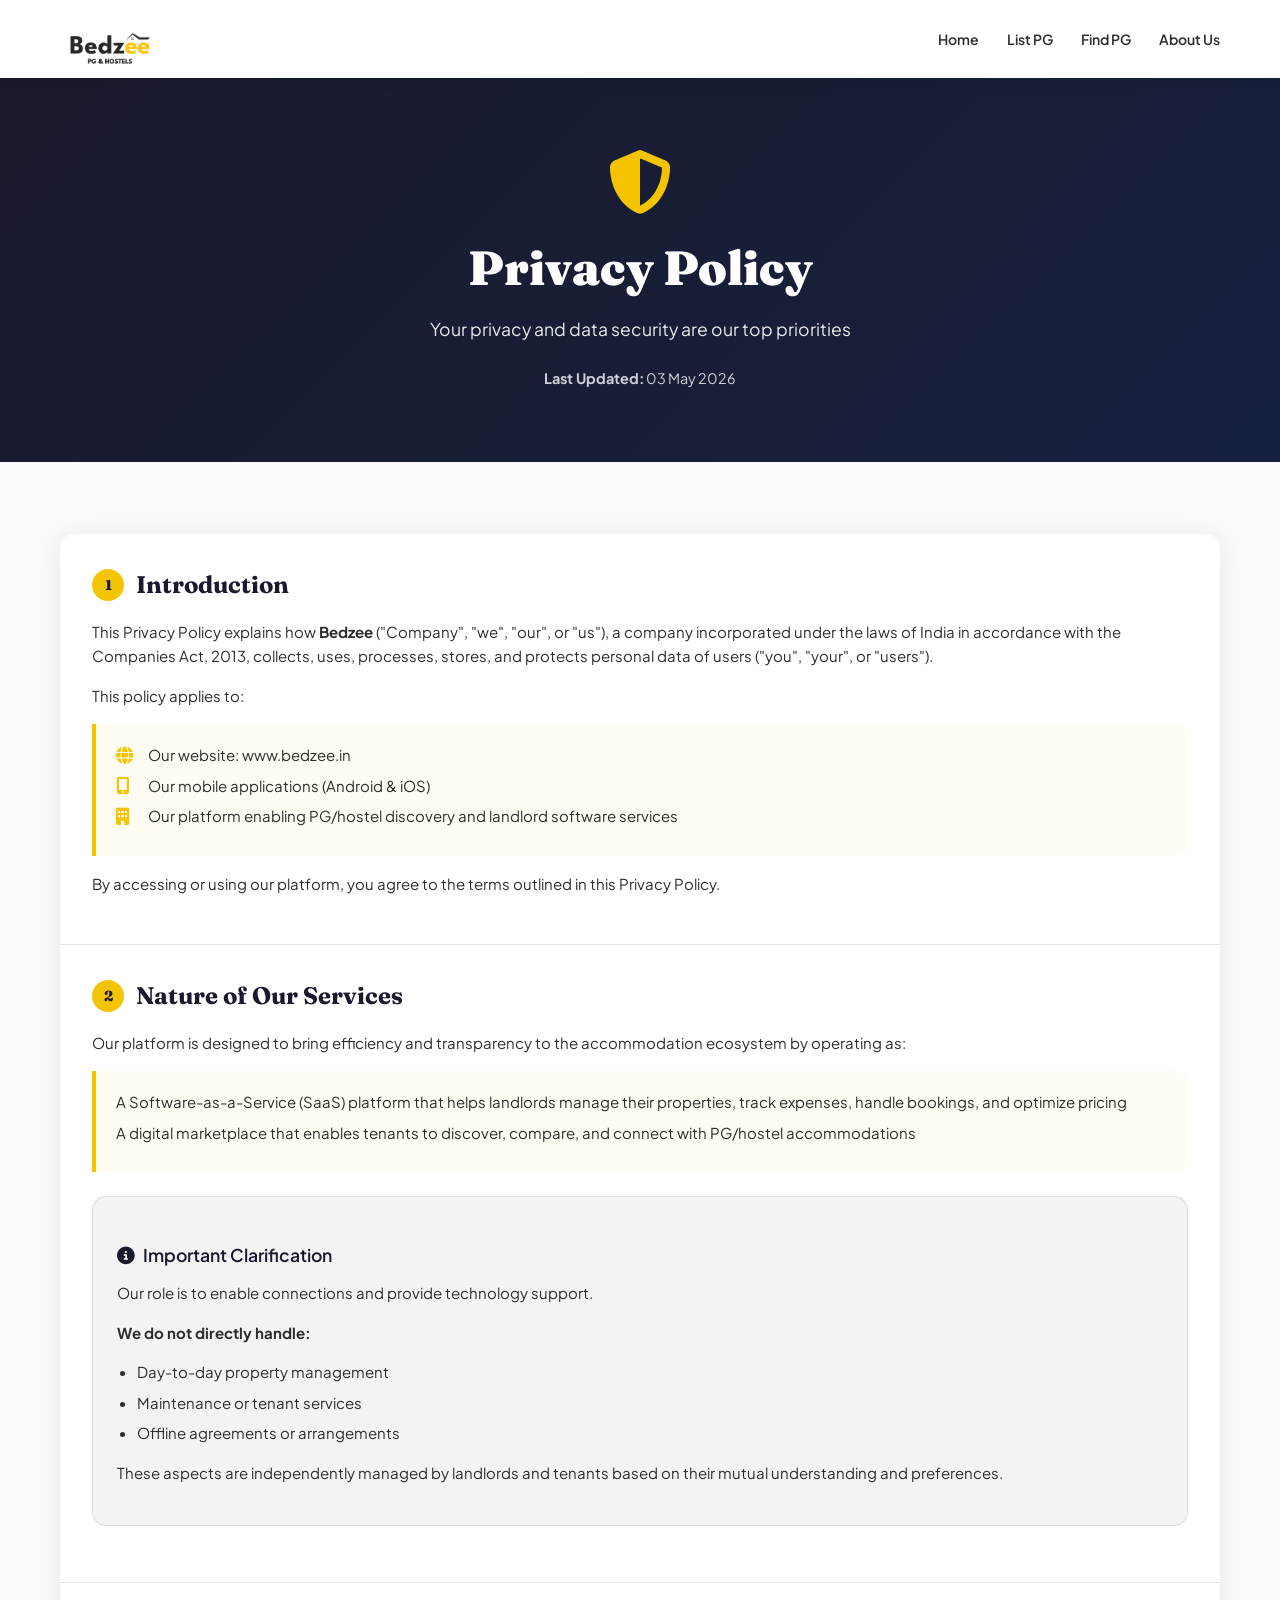
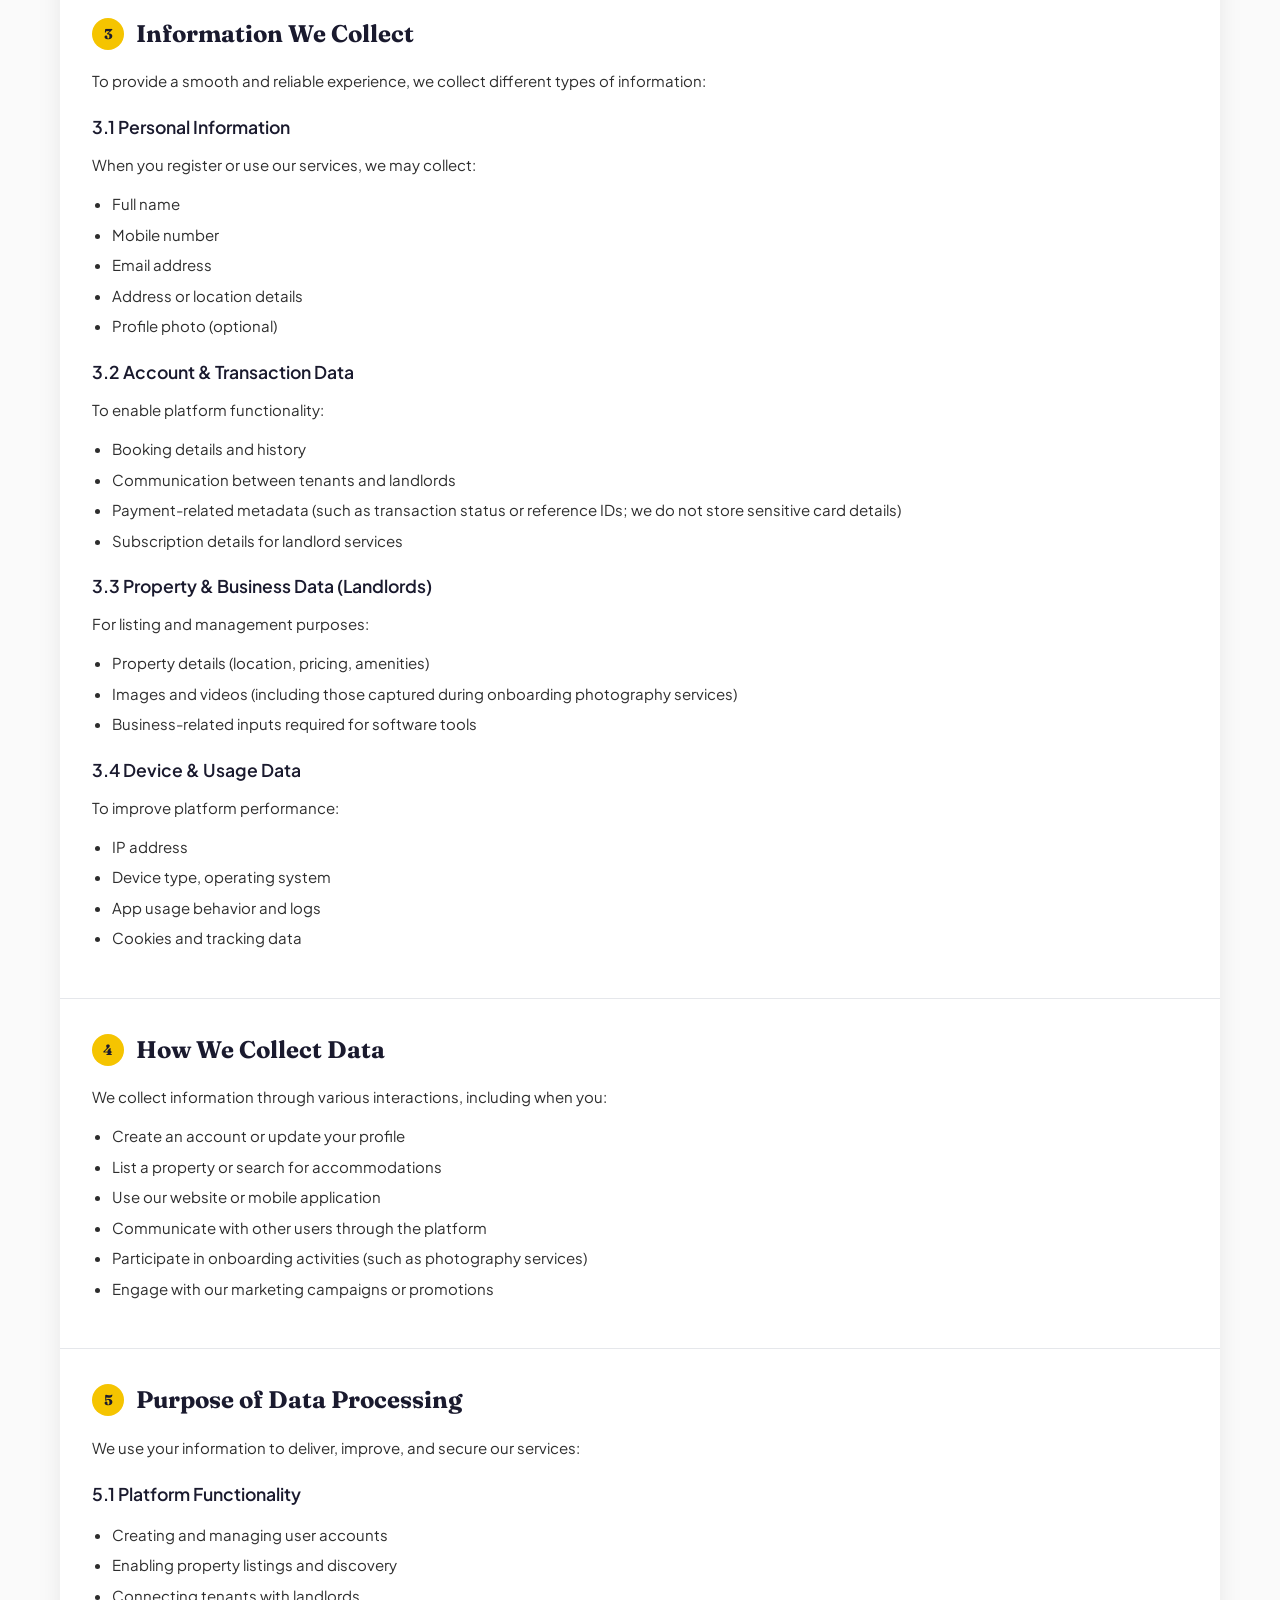
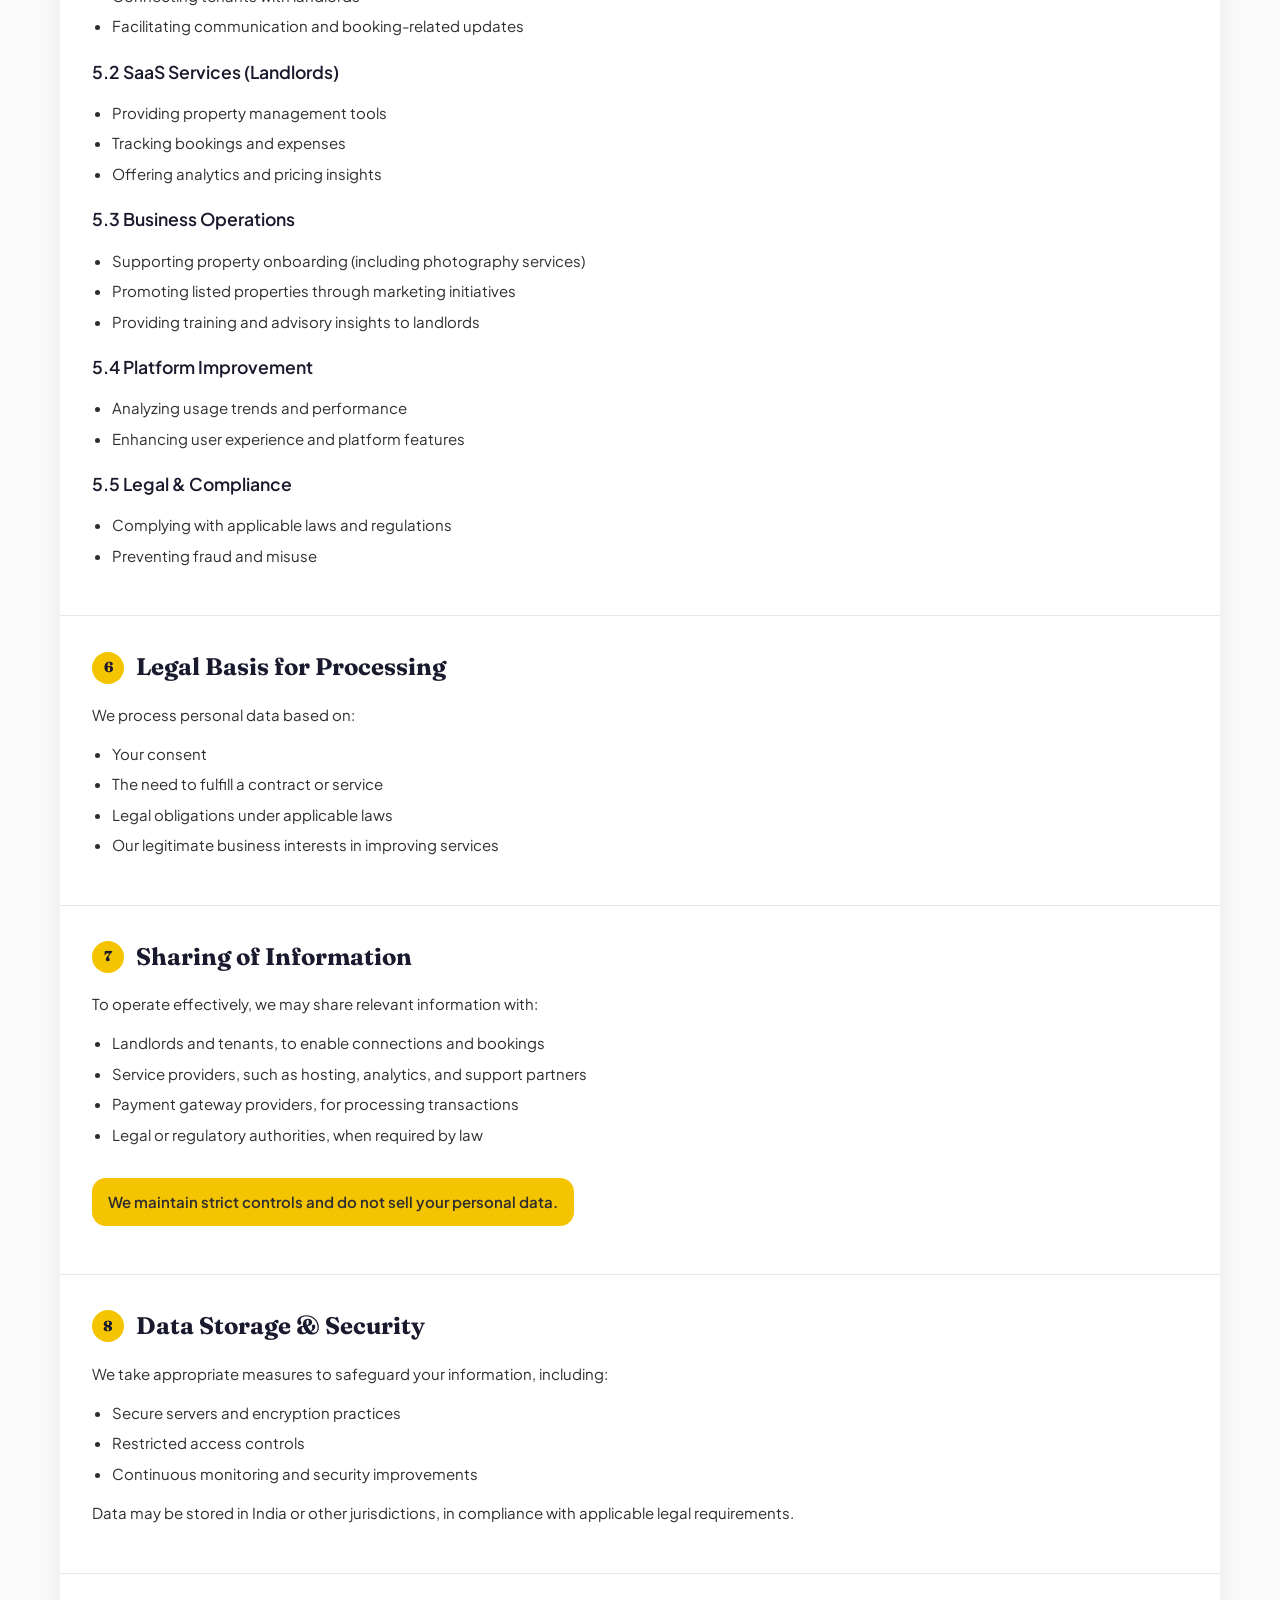
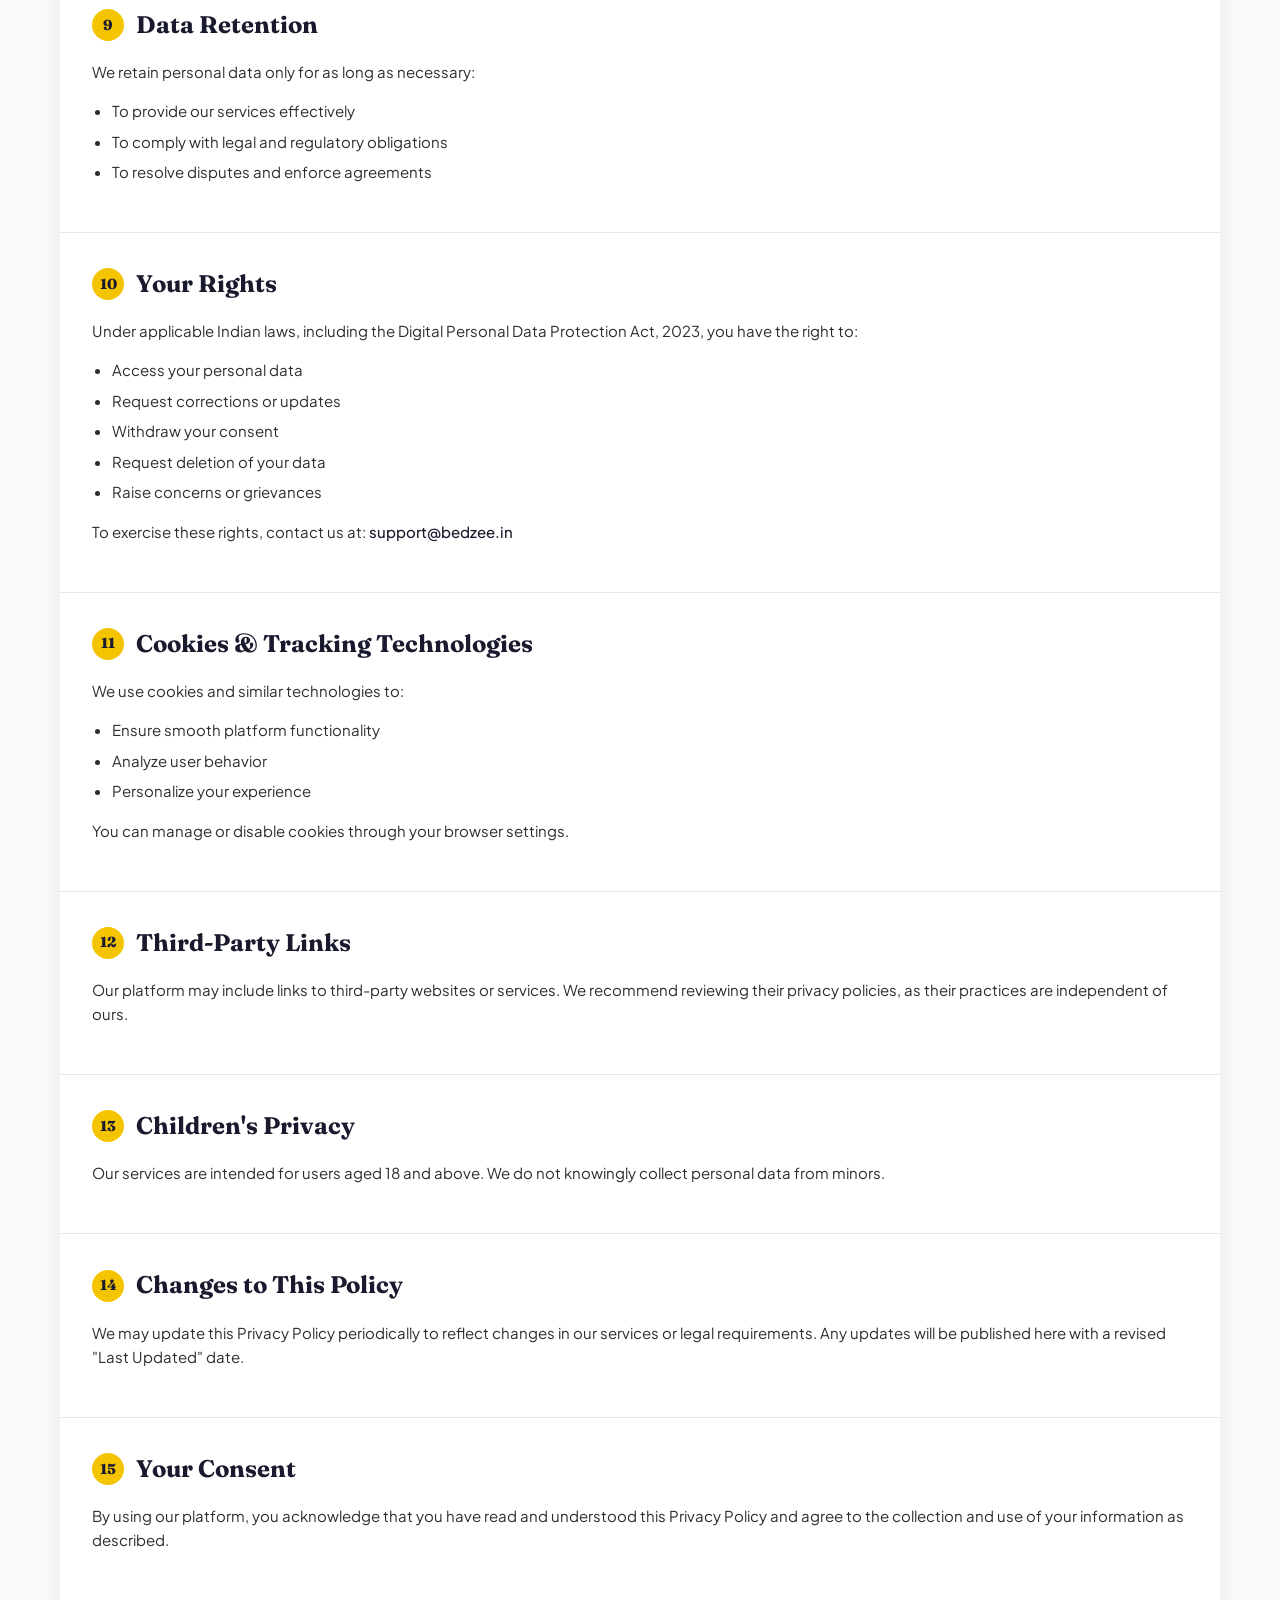
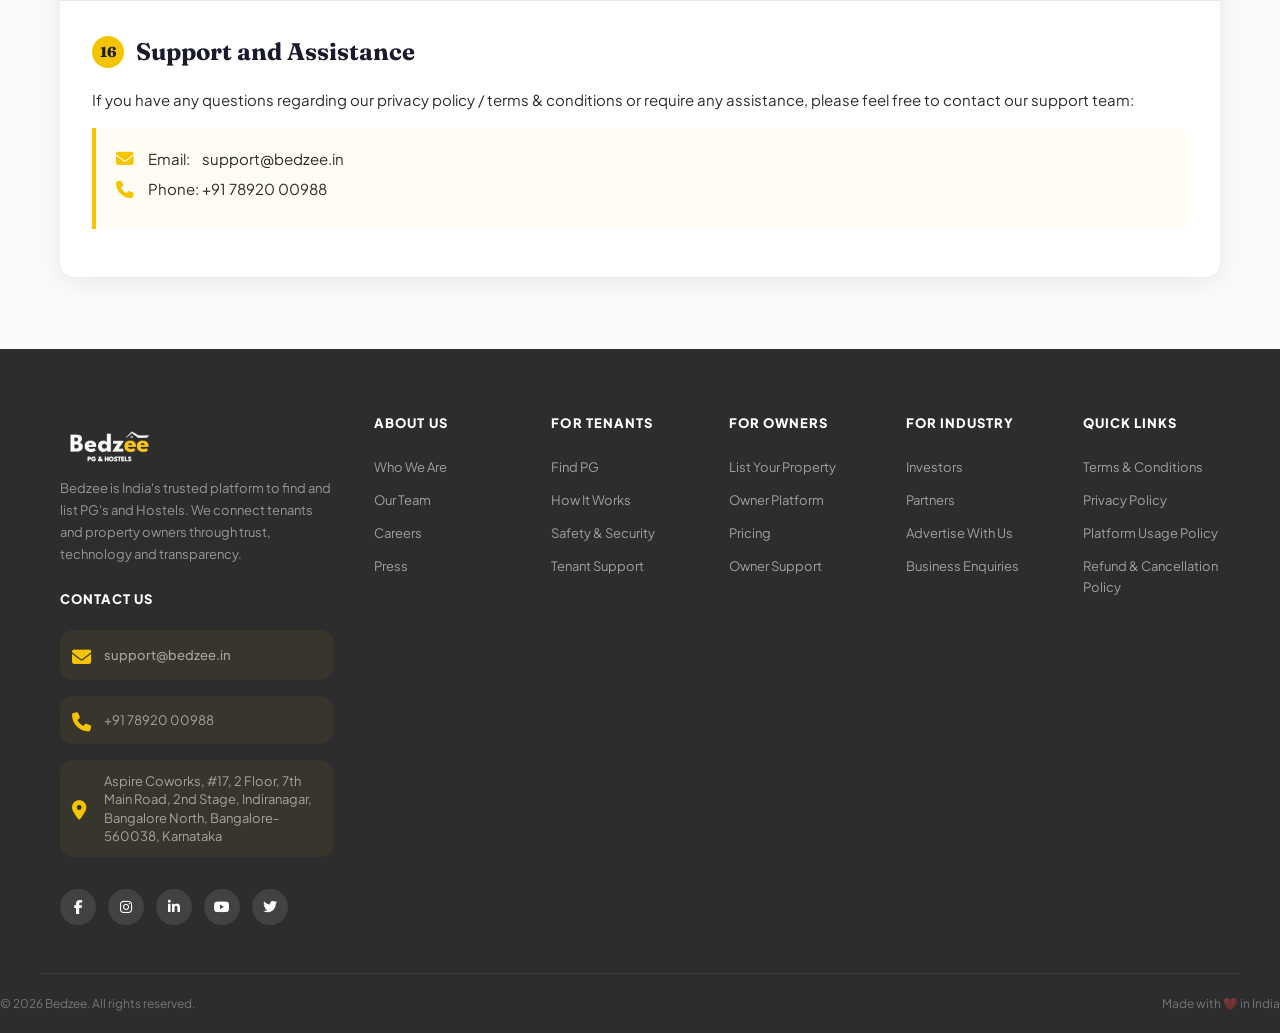
<file: privacy_policy.html>
﻿<!DOCTYPE html>
<html lang="en">
<head>
    <meta charset="UTF-8">
    <meta name="viewport" content="width=device-width, initial-scale=1.0">
    <title>Privacy Policy</title>
    <link rel="stylesheet" href="./style.css">
    <link href="https://fonts.googleapis.com/css2?family=Plus+Jakarta+Sans:wght@400;500;600;700;800&family=Fraunces:ital,wght@0,700;0,900;1,700&display=swap" rel="stylesheet" />
    <link rel="stylesheet" href="https://cdnjs.cloudflare.com/ajax/libs/font-awesome/6.5.0/css/all.min.css" />

</head>
<body>
<!-- NAVBAR --> 
<header class="navbar">
    <div class="container nav-inner">
      <a href="./index.html" class="logo">
        <span class="logo-icon"></span>
        <div class="logo">
          <img src="./Bed Zee 3.png" alt="">
        </div>
      </a>
      <nav class="nav-links">
        <a href="./index.html">Home</a>
        <a href="./owner.html">List PG</a>
        <a href="./tenant.html">Find PG</a>
        <a href="./about_us.html">About Us</a>
      </nav>
      <button class="hamburger" id="hamburger" aria-label="Menu"><i class="fa fa-bars"></i></button>
    </div>
    <div class="mobile-menu" id="mobileMenu">
      <a href="./index.html">Home</a>
      <a href="./owner.html">List PG</a>
      <a href="./tenant.html">Find PG</a>
      <a href="./about_us.html">About Us</a>
    </div>
</header>


  <!-- HERO/PAGE HEADER -->
  <section class="page-header section-pad">
    <div class="container">
      <div class="page-header-content">
        <i class="fa fa-shield-alt page-icon"></i>
        <h1>Privacy Policy</h1>
        <p class="page-subtitle">Your privacy and data security are our top priorities</p>
        <div class="policy-meta">
          <span><strong>Last Updated:</strong> 03 May 2026 </span>
        </div>
      </div>
    </div>
  </section>

  <!-- PRIVACY POLICY CONTENT -->
  <section class="policy-content section-pad">
    <div class="container">
      <div class="policy-grid">
        <div class="policy-main">

          <div class="policy-section" id="section-1">
            <h2><span class="section-number">1</span> Introduction</h2>
            <p>This Privacy Policy explains how <strong>Bedzee</strong> ("Company", "we", "our", or "us"), a company incorporated under the laws of India in accordance with the Companies Act, 2013, collects, uses, processes, stores, and protects personal data of users ("you", "your", or "users").</p>

            <p>This policy applies to:</p>
            <ul class="policy-list">
              <li><i class="fa fa-globe"></i> Our website: www.bedzee.in </li>
              <li><i class="fa fa-mobile-alt"></i> Our mobile applications (Android & iOS)</li>
              <li><i class="fa fa-building"></i> Our platform enabling PG/hostel discovery and landlord software services</li>
            </ul>

            <p>By accessing or using our platform, you agree to the terms outlined in this Privacy Policy.</p>
          </div>

          <div class="policy-section" id="section-2">
            <h2><span class="section-number">2</span> Nature of Our Services</h2>
            <p>Our platform is designed to bring efficiency and transparency to the accommodation ecosystem by operating as:</p>
            <ul class="policy-list">
              <li>A Software-as-a-Service (SaaS) platform that helps landlords manage their properties, track expenses, handle bookings, and optimize pricing</li>
              <li>A digital marketplace that enables tenants to discover, compare, and connect with PG/hostel accommodations</li>
            </ul>

            <div class="important-note">
              <h3><i class="fa fa-info-circle"></i> Important Clarification</h3>
              <p>Our role is to enable connections and provide technology support.</p>
              <p><strong>We do not directly handle:</strong></p>
              <ul>
                <li>Day-to-day property management</li>
                <li>Maintenance or tenant services</li>
                <li>Offline agreements or arrangements</li>
              </ul>
              <p>These aspects are independently managed by landlords and tenants based on their mutual understanding and preferences.</p>
            </div>
          </div>

          <div class="policy-section" id="section-3">
            <h2><span class="section-number">3</span> Information We Collect</h2>
            <p>To provide a smooth and reliable experience, we collect different types of information:</p>

            <h3>3.1 Personal Information</h3>
            <p>When you register or use our services, we may collect:</p>
            <ul>
              <li>Full name</li>
              <li>Mobile number</li>
              <li>Email address</li>
              <li>Address or location details</li>
              <li>Profile photo (optional)</li>
            </ul>

            <h3>3.2 Account & Transaction Data</h3>
            <p>To enable platform functionality:</p>
            <ul>
              <li>Booking details and history</li>
              <li>Communication between tenants and landlords</li>
              <li>Payment-related metadata (such as transaction status or reference IDs; we do not store sensitive card details)</li>
              <li>Subscription details for landlord services</li>
            </ul>

            <h3>3.3 Property & Business Data (Landlords)</h3>
            <p>For listing and management purposes:</p>
            <ul>
              <li>Property details (location, pricing, amenities)</li>
              <li>Images and videos (including those captured during onboarding photography services)</li>
              <li>Business-related inputs required for software tools</li>
            </ul>

            <h3>3.4 Device & Usage Data</h3>
            <p>To improve platform performance:</p>
            <ul>
              <li>IP address</li>
              <li>Device type, operating system</li>
              <li>App usage behavior and logs</li>
              <li>Cookies and tracking data</li>
            </ul>
          </div>

          <div class="policy-section" id="section-4">
            <h2><span class="section-number">4</span> How We Collect Data</h2>
            <p>We collect information through various interactions, including when you:</p>
            <ul>
              <li>Create an account or update your profile</li>
              <li>List a property or search for accommodations</li>
              <li>Use our website or mobile application</li>
              <li>Communicate with other users through the platform</li>
              <li>Participate in onboarding activities (such as photography services)</li>
              <li>Engage with our marketing campaigns or promotions</li>
            </ul>
          </div>

          <div class="policy-section" id="section-5">
            <h2><span class="section-number">5</span> Purpose of Data Processing</h2>
            <p>We use your information to deliver, improve, and secure our services:</p>

            <h3>5.1 Platform Functionality</h3>
            <ul>
              <li>Creating and managing user accounts</li>
              <li>Enabling property listings and discovery</li>
              <li>Connecting tenants with landlords</li>
              <li>Facilitating communication and booking-related updates</li>
            </ul>

            <h3>5.2 SaaS Services (Landlords)</h3>
            <ul>
              <li>Providing property management tools</li>
              <li>Tracking bookings and expenses</li>
              <li>Offering analytics and pricing insights</li>
            </ul>

            <h3>5.3 Business Operations</h3>
            <ul>
              <li>Supporting property onboarding (including photography services)</li>
              <li>Promoting listed properties through marketing initiatives</li>
              <li>Providing training and advisory insights to landlords</li>
            </ul>

            <h3>5.4 Platform Improvement</h3>
            <ul>
              <li>Analyzing usage trends and performance</li>
              <li>Enhancing user experience and platform features</li>
            </ul>

            <h3>5.5 Legal & Compliance</h3>
            <ul>
              <li>Complying with applicable laws and regulations</li>
              <li>Preventing fraud and misuse</li>
            </ul>
          </div>

          <div class="policy-section" id="section-6">
            <h2><span class="section-number">6</span> Legal Basis for Processing</h2>
            <p>We process personal data based on:</p>
            <ul>
              <li>Your consent</li>
              <li>The need to fulfill a contract or service</li>
              <li>Legal obligations under applicable laws</li>
              <li>Our legitimate business interests in improving services</li>
            </ul>
          </div>

          <div class="policy-section" id="section-7">
            <h2><span class="section-number">7</span> Sharing of Information</h2>
            <p>To operate effectively, we may share relevant information with:</p>
            <ul>
              <li>Landlords and tenants, to enable connections and bookings</li>
              <li>Service providers, such as hosting, analytics, and support partners</li>
              <li>Payment gateway providers, for processing transactions</li>
              <li>Legal or regulatory authorities, when required by law</li>
            </ul>
            <p class="highlight-text">We maintain strict controls and do not sell your personal data.</p>
          </div>

          <div class="policy-section" id="section-8">
            <h2><span class="section-number">8</span> Data Storage & Security</h2>
            <p>We take appropriate measures to safeguard your information, including:</p>
            <ul>
              <li>Secure servers and encryption practices</li>
              <li>Restricted access controls</li>
              <li>Continuous monitoring and security improvements</li>
            </ul>
            <p>Data may be stored in India or other jurisdictions, in compliance with applicable legal requirements.</p>
          </div>

          <div class="policy-section" id="section-9">
            <h2><span class="section-number">9</span> Data Retention</h2>
            <p>We retain personal data only for as long as necessary:</p>
            <ul>
              <li>To provide our services effectively</li>
              <li>To comply with legal and regulatory obligations</li>
              <li>To resolve disputes and enforce agreements</li>
            </ul>
          </div>

          <div class="policy-section" id="section-10">
            <h2><span class="section-number">10</span> Your Rights</h2>
            <p>Under applicable Indian laws, including the Digital Personal Data Protection Act, 2023, you have the right to:</p>
            <ul>
              <li>Access your personal data</li>
              <li>Request corrections or updates</li>
              <li>Withdraw your consent</li>
              <li>Request deletion of your data</li>
              <li>Raise concerns or grievances</li>
            </ul>
            <p>To exercise these rights, contact us at: <a href="mailto:support@bedzee.in" class="contact-link">support@bedzee.in</a></p>
          </div>

          <div class="policy-section" id="section-11">
            <h2><span class="section-number">11</span> Cookies & Tracking Technologies</h2>
            <p>We use cookies and similar technologies to:</p>
            <ul>
              <li>Ensure smooth platform functionality</li>
              <li>Analyze user behavior</li>
              <li>Personalize your experience</li>
            </ul>
            <p>You can manage or disable cookies through your browser settings.</p>
          </div>

          <div class="policy-section" id="section-12">
            <h2><span class="section-number">12</span> Third-Party Links</h2>
            <p>Our platform may include links to third-party websites or services. We recommend reviewing their privacy policies, as their practices are independent of ours.</p>
          </div>

          <div class="policy-section" id="section-13">
            <h2><span class="section-number">13</span> Children's Privacy</h2>
            <p>Our services are intended for users aged 18 and above. We do not knowingly collect personal data from minors.</p>
          </div>

          <div class="policy-section" id="section-15">
            <h2><span class="section-number">14</span> Changes to This Policy</h2>
            <p>We may update this Privacy Policy periodically to reflect changes in our services or legal requirements. Any updates will be published here with a revised "Last Updated" date.</p>
          </div>

          <div class="policy-section" id="section-16">
            <h2><span class="section-number">15</span> Your Consent</h2>
            <p>By using our platform, you acknowledge that you have read and understood this Privacy Policy and agree to the collection and use of your information as described.</p>
          </div>

          <div class="policy-section" id="section-7">
            <h2><span class="section-number">16</span> Support and Assistance</h2>
            <p>If you have any questions regarding our privacy policy / terms & conditions or require any assistance, please feel free to contact our support team:</p>
            <ul class="policy-list">
              <li><i class="fa fa-envelope"></i> Email: <a href="mailto:support@bedzee.in">support@bedzee.in</a></li>
              <li><i class="fa fa-phone"></i> Phone: +91 78920 00988</li>
            </ul>
          </div>

        </div>

  </section>

  <!-- FOOTER -->
  <footer class="footer">
    <div class="container footer-grid">
      <div class="footer-brand">
        <a href="./index.html" class="logo logo-white">
          <div class="flogo">
          <img src="./Bed Zee 2.png" alt="">
        </div>
        </a>
        <p>Bedzee is India's trusted platform to find and list PG's and Hostels. We connect tenants and property owners through trust, technology and transparency.</p>
        <br>
        <div class="footer-col">
        <h4>Contact Us</h4>
        <div class="contact-item">
          <i class="fa fa-envelope"></i>
          <a href="mailto:support@bedzee.in" class="contact-link">support@bedzee.in</a>
        </div>
        <div class="contact-item">
          <i class="fa fa-phone"></i>
          <span>+91 78920 00988</span>
        </div>
        <div class="contact-item">
          <i class="fa fa-map-marker-alt"></i>
          <span>Aspire Coworks, #17, 2 Floor, 7th Main Road, 2nd Stage, Indiranagar, Bangalore North, Bangalore-560038, Karnataka</span>
        </div>
      </div>
        <div class="social-links">
          <a href="#"><i class="fab fa-facebook-f"></i></a>
          <a href="#"><i class="fab fa-instagram"></i></a>
          <a href="#"><i class="fab fa-linkedin-in"></i></a>
          <a href="#"><i class="fab fa-youtube"></i></a>
          <a href="#"><i class="fab fa-twitter"></i></a>
        </div>
      </div>
      <div class="footer-col">
        <h4>About Us</h4>
        <a href="./about_us.html">Who We Are</a>
        <a href="./about_us.html">Our Team</a>
        <a href="./about_us.html">Careers</a>
        <a href="./about_us.html">Press</a>
      </div>
      <div class="footer-col">
        <h4>For Tenants</h4>
        <a href="./tenant.html">Find PG</a>
        <a href="./tenant.html">How It Works</a>
        <a href="./tenant.html">Safety &amp; Security</a>
        <a href="./tenant.html">Tenant Support</a>
      </div>
      <div class="footer-col">
        <h4>For Owners</h4>
        <a href="./owner.html">List Your Property</a>
        <a href="./owner.html">Owner Platform</a>
        <a href="./pricing.html">Pricing</a>
        <a href="./owner.html">Owner Support</a>
      </div>
      <div class="footer-col">
        <h4>For Industry</h4>
        <a href="#">Investors</a>
        <a href="#">Partners</a>
        <a href="#">Advertise With Us</a>
        <a href="#">Business Enquiries</a>
      </div>
      <div class="footer-col">
        <h4>Quick Links</h4>
        <a href="./t_and_c.html">Terms &amp; Conditions</a>
        <a href="./privacy_policy.html">Privacy Policy</a>
        <a href="./platform_usage_policy.html">Platform Usage Policy</a>
        <a href="./refund_policy.html">Refund & Cancellation Policy</a>
      </div>

    </div>
    <div class="footer-bottom">
      <span>© 2026 Bedzee. All rights reserved.</span>
      <span>Made with ❤️ in India</span>
    </div>
  </footer>

    <script>
    // Hamburger
    const ham = document.getElementById('hamburger');
    const menu = document.getElementById('mobileMenu');
    ham.addEventListener('click', () => menu.classList.toggle('open'));
  </script>

</body>
</html>
</file>
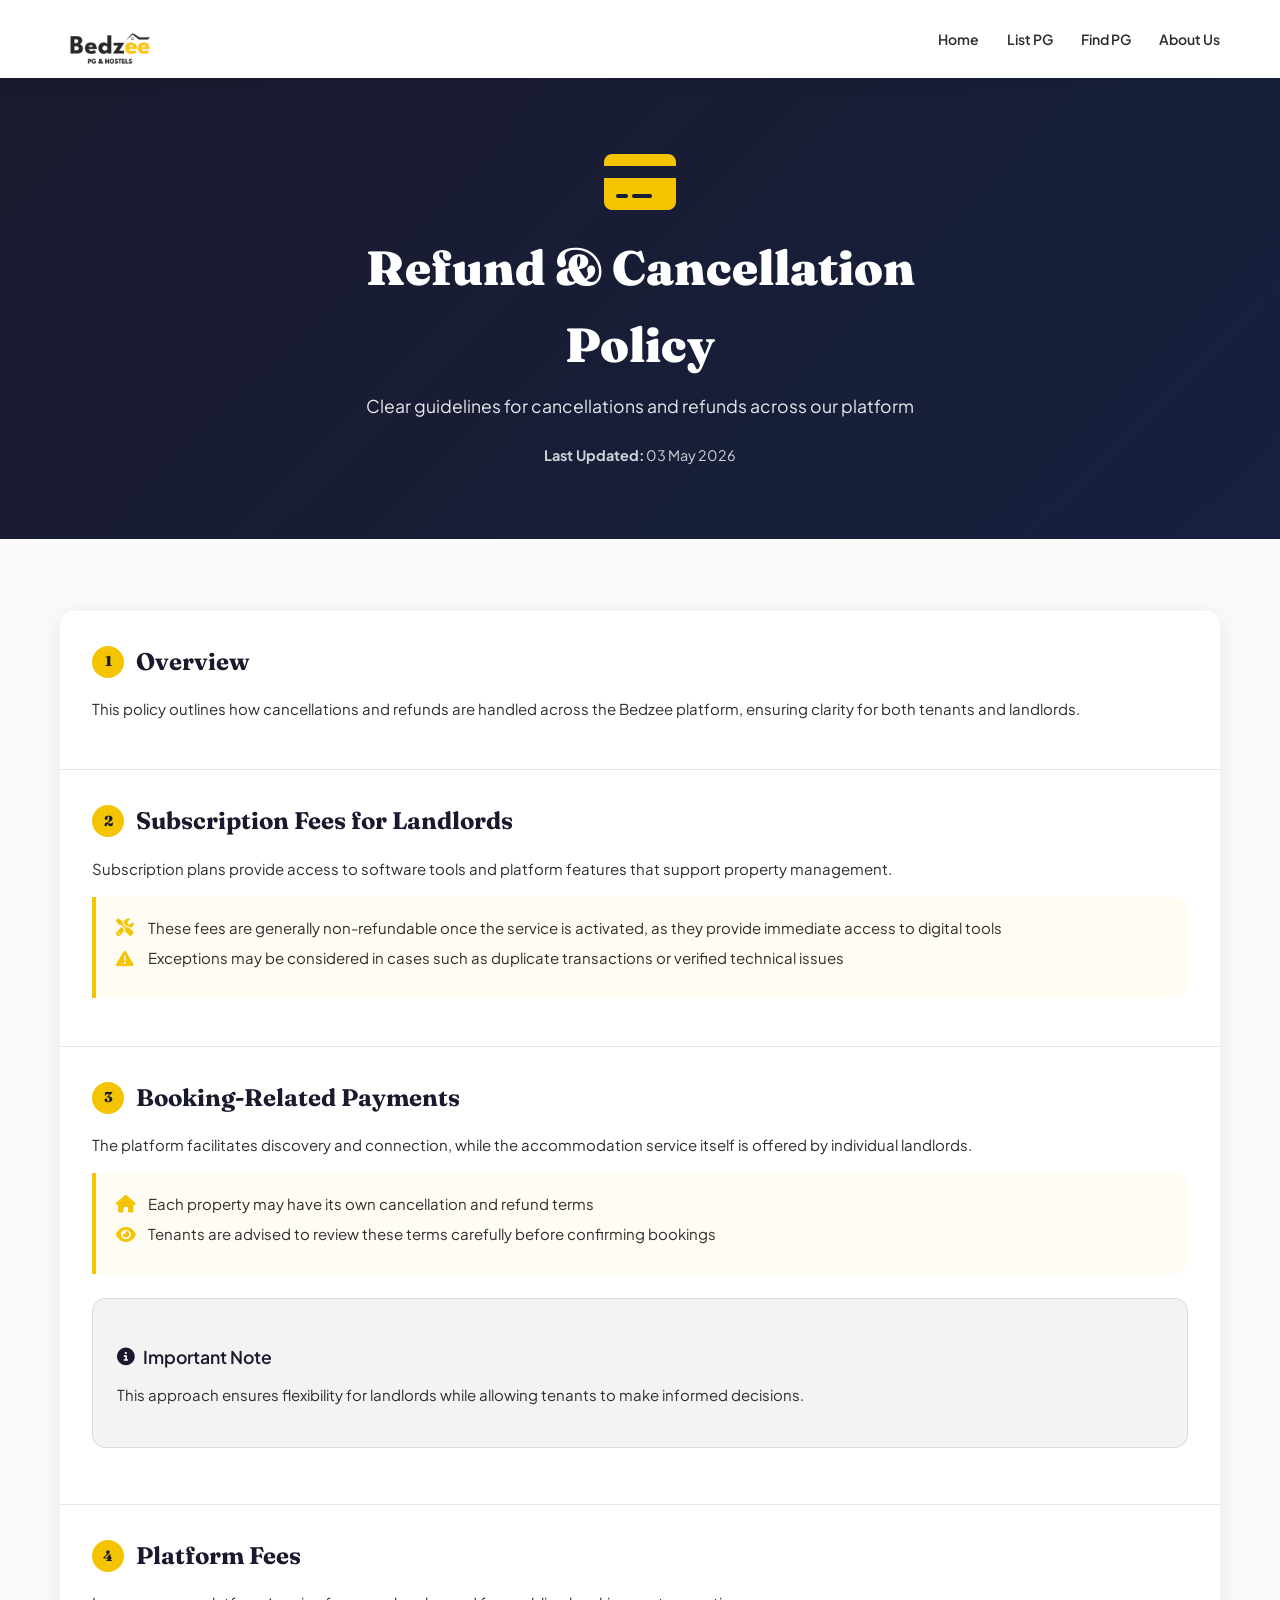
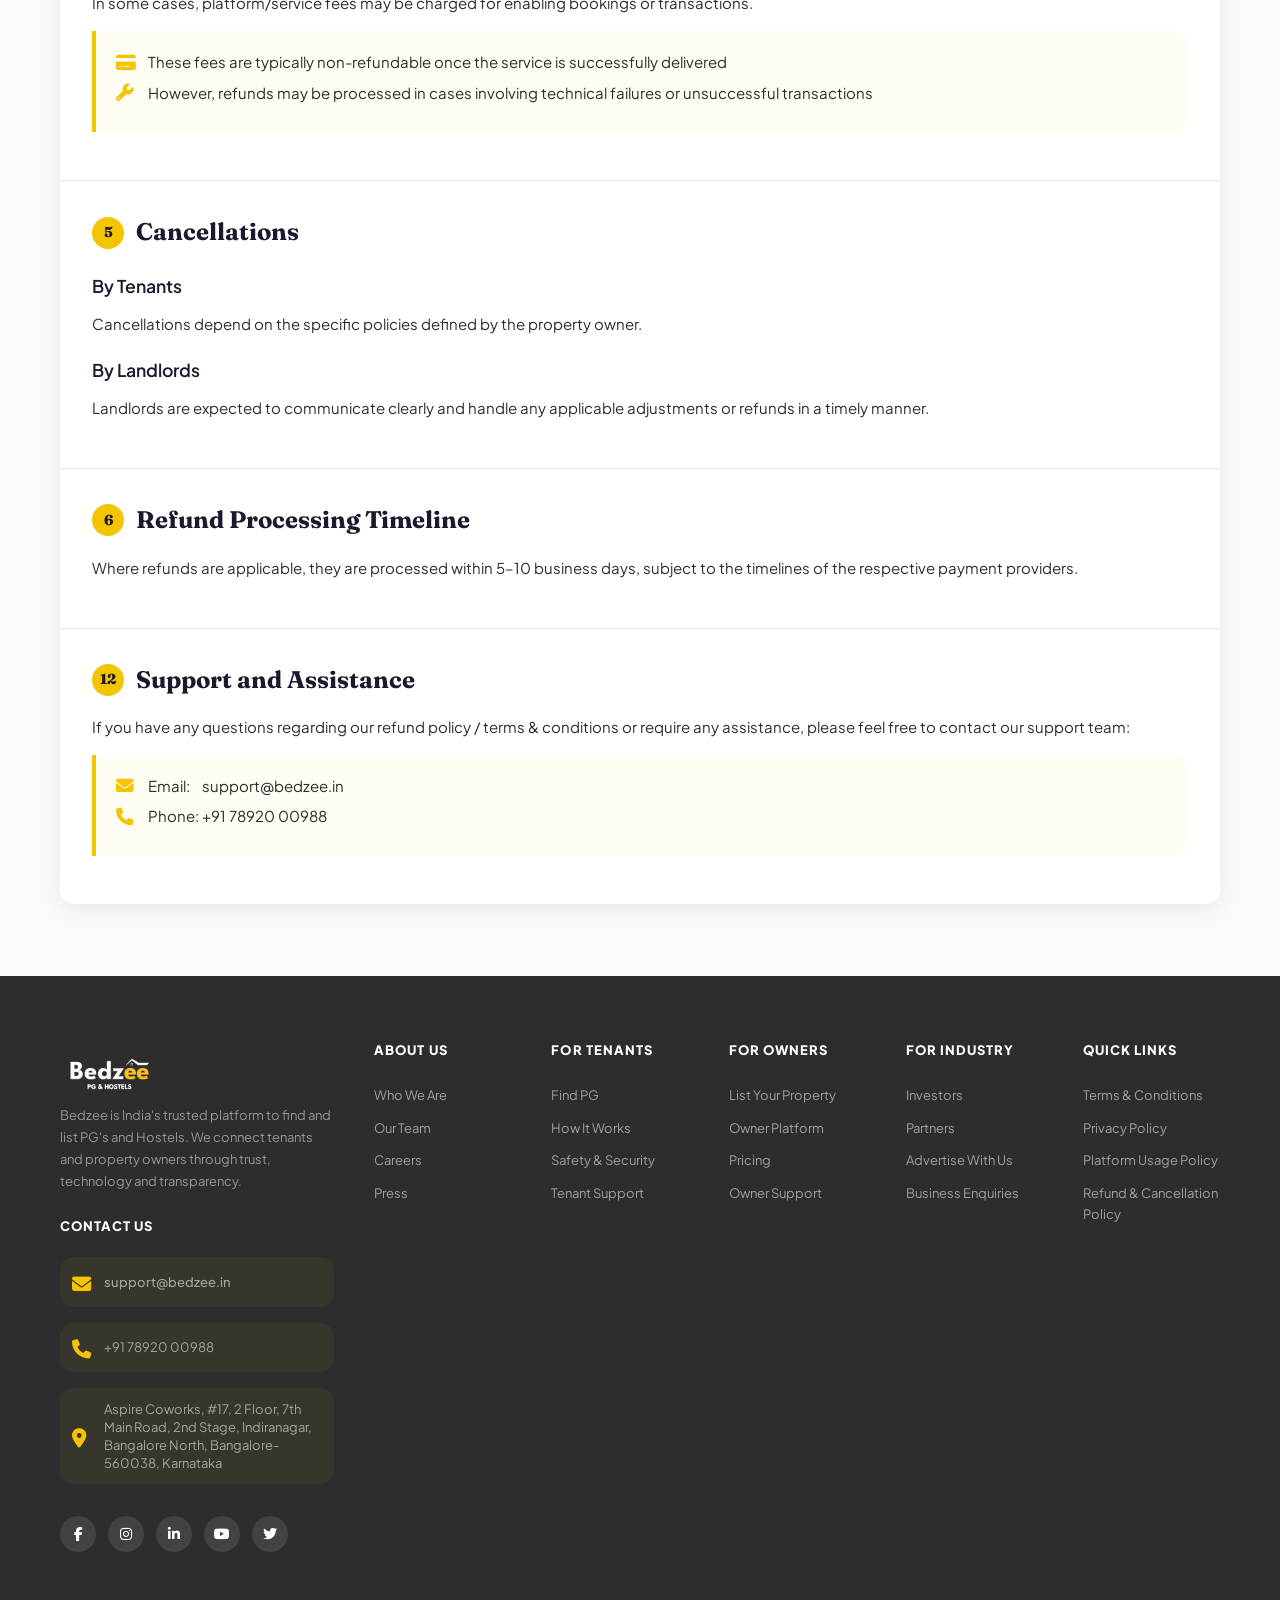
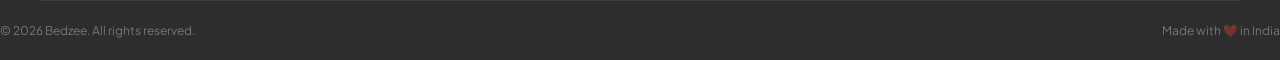
<file: refund_policy.html>
<!DOCTYPE html>
<html lang="en">
<head>
    <meta charset="UTF-8">
    <meta name="viewport" content="width=device-width, initial-scale=1.0">
    <title>Refund & Cancellation Policy</title>
    <link rel="stylesheet" href="./style.css">
    <link href="https://fonts.googleapis.com/css2?family=Plus+Jakarta+Sans:wght@400;500;600;700;800&family=Fraunces:ital,wght@0,700;0,900;1,700&display=swap" rel="stylesheet" />
    <link rel="stylesheet" href="https://cdnjs.cloudflare.com/ajax/libs/font-awesome/6.5.0/css/all.min.css" />

</head>
<body>
<!-- NAVBAR -->
<header class="navbar">
    <div class="container nav-inner">
      <a href="./index.html" class="logo">
        <span class="logo-icon"></span>
        <div class="logo">
          <img src="./Bed Zee 3.png" alt="">
        </div>
      </a>
      <nav class="nav-links">
        <a href="./index.html">Home</a>
        <a href="./owner.html">List PG</a>
        <a href="./tenant.html">Find PG</a>
        <a href="./about_us.html">About Us</a>
      </nav>
      <button class="hamburger" id="hamburger" aria-label="Menu"><i class="fa fa-bars"></i></button>
    </div>
    <div class="mobile-menu" id="mobileMenu">
      <a href="./index.html">Home</a>
      <a href="./owner.html">List PG</a>
      <a href="./tenant.html">Find PG</a>
      <a href="./about_us.html">About Us</a>
    </div>
</header>


  <!-- HERO/PAGE HEADER -->
  <section class="page-header section-pad">
    <div class="container">
      <div class="page-header-content">
        <i class="fa fa-credit-card page-icon"></i>
        <h1>Refund & Cancellation Policy</h1>
        <p class="page-subtitle">Clear guidelines for cancellations and refunds across our platform</p>
        <div class="policy-meta">
          <span><strong>Last Updated:</strong> 03 May 2026</span>
        </div>
      </div>
    </div>
  </section>

  <!-- REFUND POLICY CONTENT -->
  <section class="policy-content section-pad">
    <div class="container">
      <div class="policy-grid">
        <div class="policy-main">
          <div class="policy-section" id="section-1">
            <h2><span class="section-number">1</span> Overview</h2>
            <p>This policy outlines how cancellations and refunds are handled across the Bedzee platform, ensuring clarity for both tenants and landlords.</p>
          </div>

          <div class="policy-section" id="section-2">
            <h2><span class="section-number">2</span> Subscription Fees for Landlords</h2>
            <p>Subscription plans provide access to software tools and platform features that support property management.</p>
            <ul class="policy-list">
              <li><i class="fa fa-tools"></i> These fees are generally non-refundable once the service is activated, as they provide immediate access to digital tools</li>
              <li><i class="fa fa-exclamation-triangle"></i> Exceptions may be considered in cases such as duplicate transactions or verified technical issues</li>
            </ul>
          </div>

          <div class="policy-section" id="section-3">
            <h2><span class="section-number">3</span> Booking-Related Payments</h2>
            <p>The platform facilitates discovery and connection, while the accommodation service itself is offered by individual landlords.</p>
            <ul class="policy-list">
              <li><i class="fa fa-home"></i> Each property may have its own cancellation and refund terms</li>
              <li><i class="fa fa-eye"></i> Tenants are advised to review these terms carefully before confirming bookings</li>
            </ul>
            <div class="important-note">
              <h3><i class="fa fa-info-circle"></i> Important Note</h3>
              <p>This approach ensures flexibility for landlords while allowing tenants to make informed decisions.</p>
            </div>
          </div>

          <div class="policy-section" id="section-4">
            <h2><span class="section-number">4</span> Platform Fees</h2>
            <p>In some cases, platform/service fees may be charged for enabling bookings or transactions.</p>
            <ul class="policy-list">
              <li><i class="fa fa-credit-card"></i> These fees are typically non-refundable once the service is successfully delivered</li>
              <li><i class="fa fa-wrench"></i> However, refunds may be processed in cases involving technical failures or unsuccessful transactions</li>
            </ul>
          </div>

          <div class="policy-section" id="section-5">
            <h2><span class="section-number">5</span> Cancellations</h2>
            <h3>By Tenants</h3>
            <p>Cancellations depend on the specific policies defined by the property owner.</p>

            <h3>By Landlords</h3>
            <p>Landlords are expected to communicate clearly and handle any applicable adjustments or refunds in a timely manner.</p>
          </div>

          <div class="policy-section" id="section-6">
            <h2><span class="section-number">6</span> Refund Processing Timeline</h2>
            <p>Where refunds are applicable, they are processed within 5–10 business days, subject to the timelines of the respective payment providers.</p>
          </div>

<div class="policy-section" id="section-7">
            <h2><span class="section-number">12</span> Support and Assistance</h2>
            <p>If you have any questions regarding our refund policy / terms & conditions or require any assistance, please feel free to contact our support team:</p>
            <ul class="policy-list">
              <li><i class="fa fa-envelope"></i> Email: <a href="mailto:support@bedzee.in">support@bedzee.in</a></li>
              <li><i class="fa fa-phone"></i> Phone: +91 78920 00988</li>
            </ul>
          </div>

        </div>
      </div>
    </div>
  </section>

  <!-- FOOTER -->
  <footer class="footer">
    <div class="container footer-grid">
      <div class="footer-brand">
        <a href="./index.html" class="logo logo-white">
          <div class="flogo">
          <img src="./Bed Zee 2.png" alt="">
        </div>
        </a>
        <p>Bedzee is India's trusted platform to find and list PG's and Hostels. We connect tenants and property owners through trust, technology and transparency.</p>
        <br>
        <div class="footer-col">
        <h4>Contact Us</h4>
        <div class="contact-item">
          <i class="fa fa-envelope"></i>
          <a href="mailto:support@bedzee.in" class="contact-link">support@bedzee.in</a>
        </div>
        <div class="contact-item">
          <i class="fa fa-phone"></i>
          <span>+91 78920 00988</span>
        </div>
        <div class="contact-item">
          <i class="fa fa-map-marker-alt"></i>
          <span>Aspire Coworks, #17, 2 Floor, 7th Main Road, 2nd Stage, Indiranagar, Bangalore North, Bangalore-560038, Karnataka</span>
        </div>
      </div>
        <div class="social-links">
          <a href="#"><i class="fab fa-facebook-f"></i></a>
          <a href="#"><i class="fab fa-instagram"></i></a>
          <a href="#"><i class="fab fa-linkedin-in"></i></a>
          <a href="#"><i class="fab fa-youtube"></i></a>
          <a href="#"><i class="fab fa-twitter"></i></a>
        </div>
      </div>
      <div class="footer-col">
        <h4>About Us</h4>
        <a href="./about_us.html">Who We Are</a>
        <a href="./about_us.html">Our Team</a>
        <a href="./about_us.html">Careers</a>
        <a href="./about_us.html">Press</a>
      </div>
      <div class="footer-col">
        <h4>For Tenants</h4>
        <a href="./tenant.html">Find PG</a>
        <a href="./tenant.html">How It Works</a>
        <a href="./tenant.html">Safety &amp; Security</a>
        <a href="./tenant.html">Tenant Support</a>
      </div>
      <div class="footer-col">
        <h4>For Owners</h4>
        <a href="./owner.html">List Your Property</a>
        <a href="./owner.html">Owner Platform</a>
        <a href="./pricing.html">Pricing</a>
        <a href="./owner.html">Owner Support</a>
      </div>
      <div class="footer-col">
        <h4>For Industry</h4>
        <a href="#">Investors</a>
        <a href="#">Partners</a>
        <a href="#">Advertise With Us</a>
        <a href="#">Business Enquiries</a>
      </div>
      <div class="footer-col">
        <h4>Quick Links</h4>
        <a href="./t_and_c.html">Terms &amp; Conditions</a>
        <a href="./privacy_policy.html">Privacy Policy</a>
        <a href="./platform_usage_policy.html">Platform Usage Policy</a>
        <a href="./refund_policy.html">Refund & Cancellation Policy</a>
      </div>

    </div>
    <div class="footer-bottom">
      <span>© 2026 Bedzee. All rights reserved.</span>
      <span>Made with ❤️ in India</span>
    </div>
  </footer>

  <script>
    // Hamburger
    const ham = document.getElementById('hamburger');
    const menu = document.getElementById('mobileMenu');
    ham.addEventListener('click', () => menu.classList.toggle('open'));
  </script>
</body>
</html>
</file>
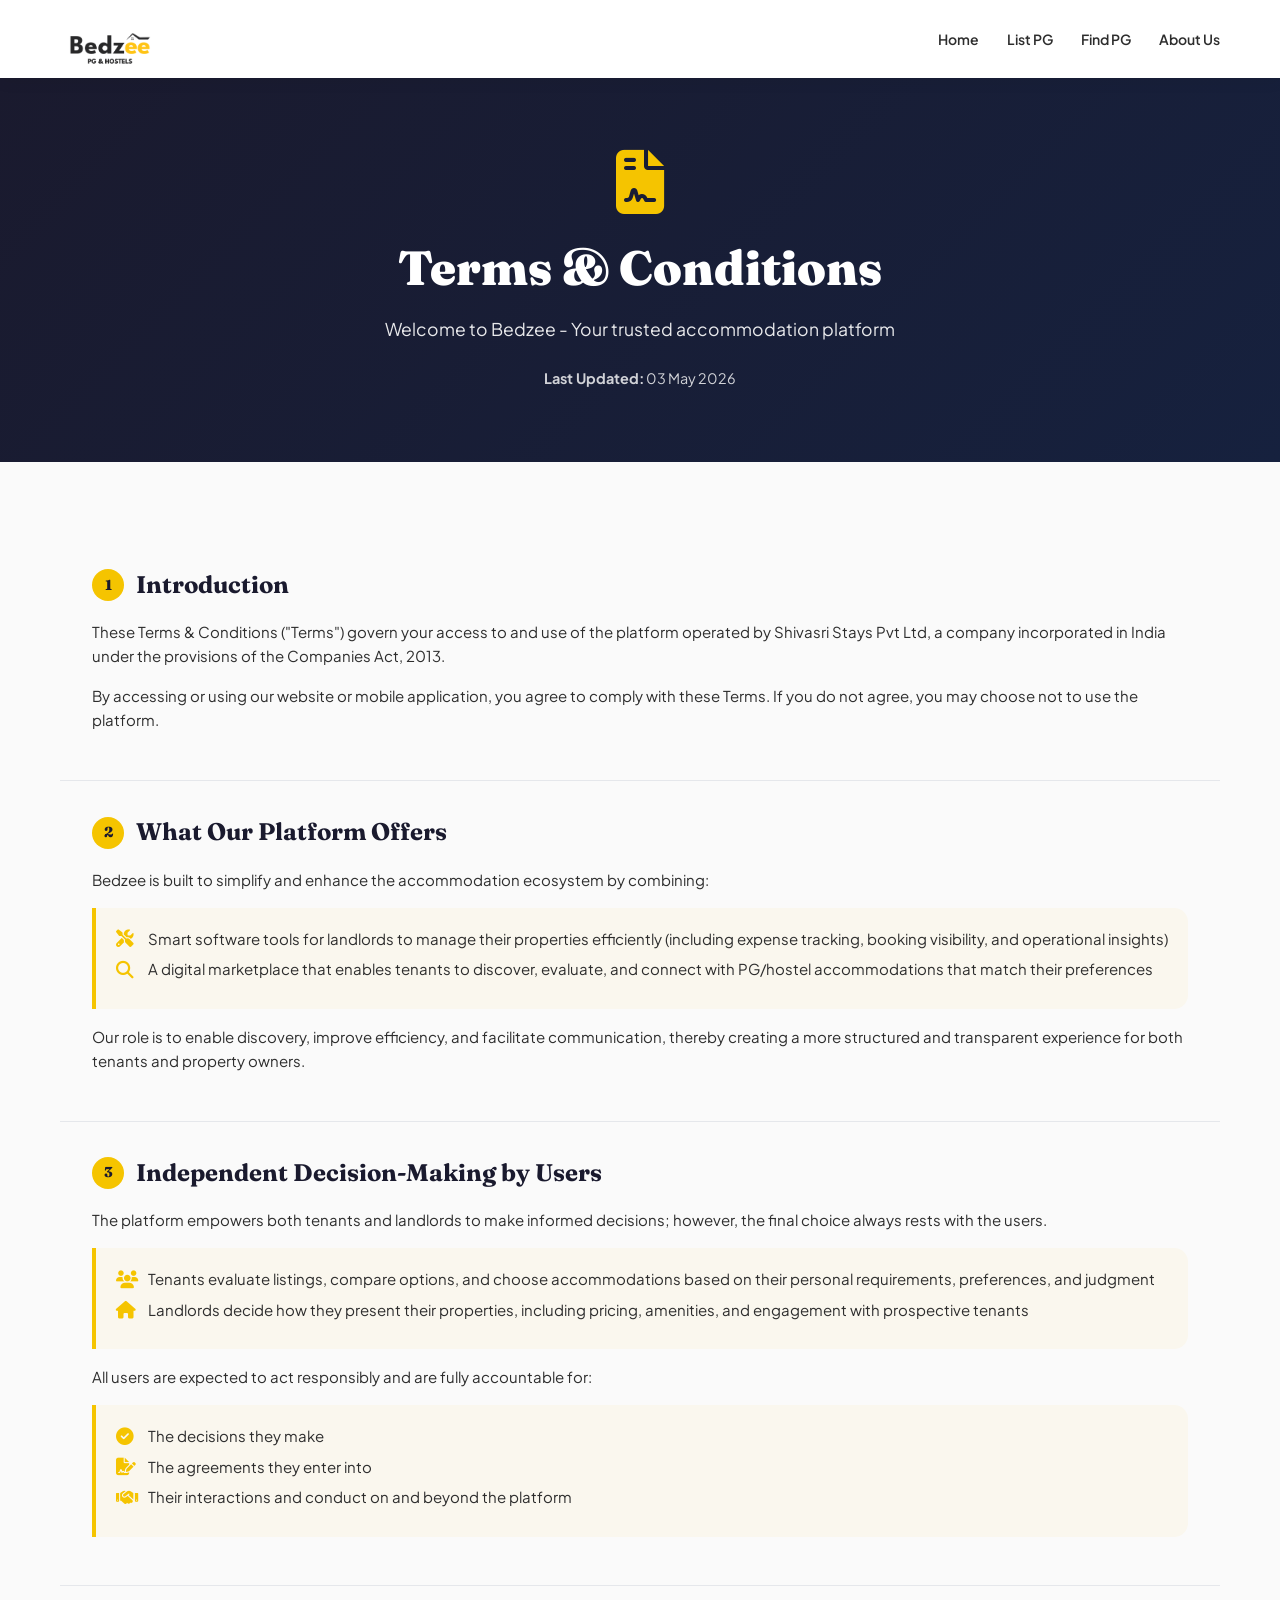
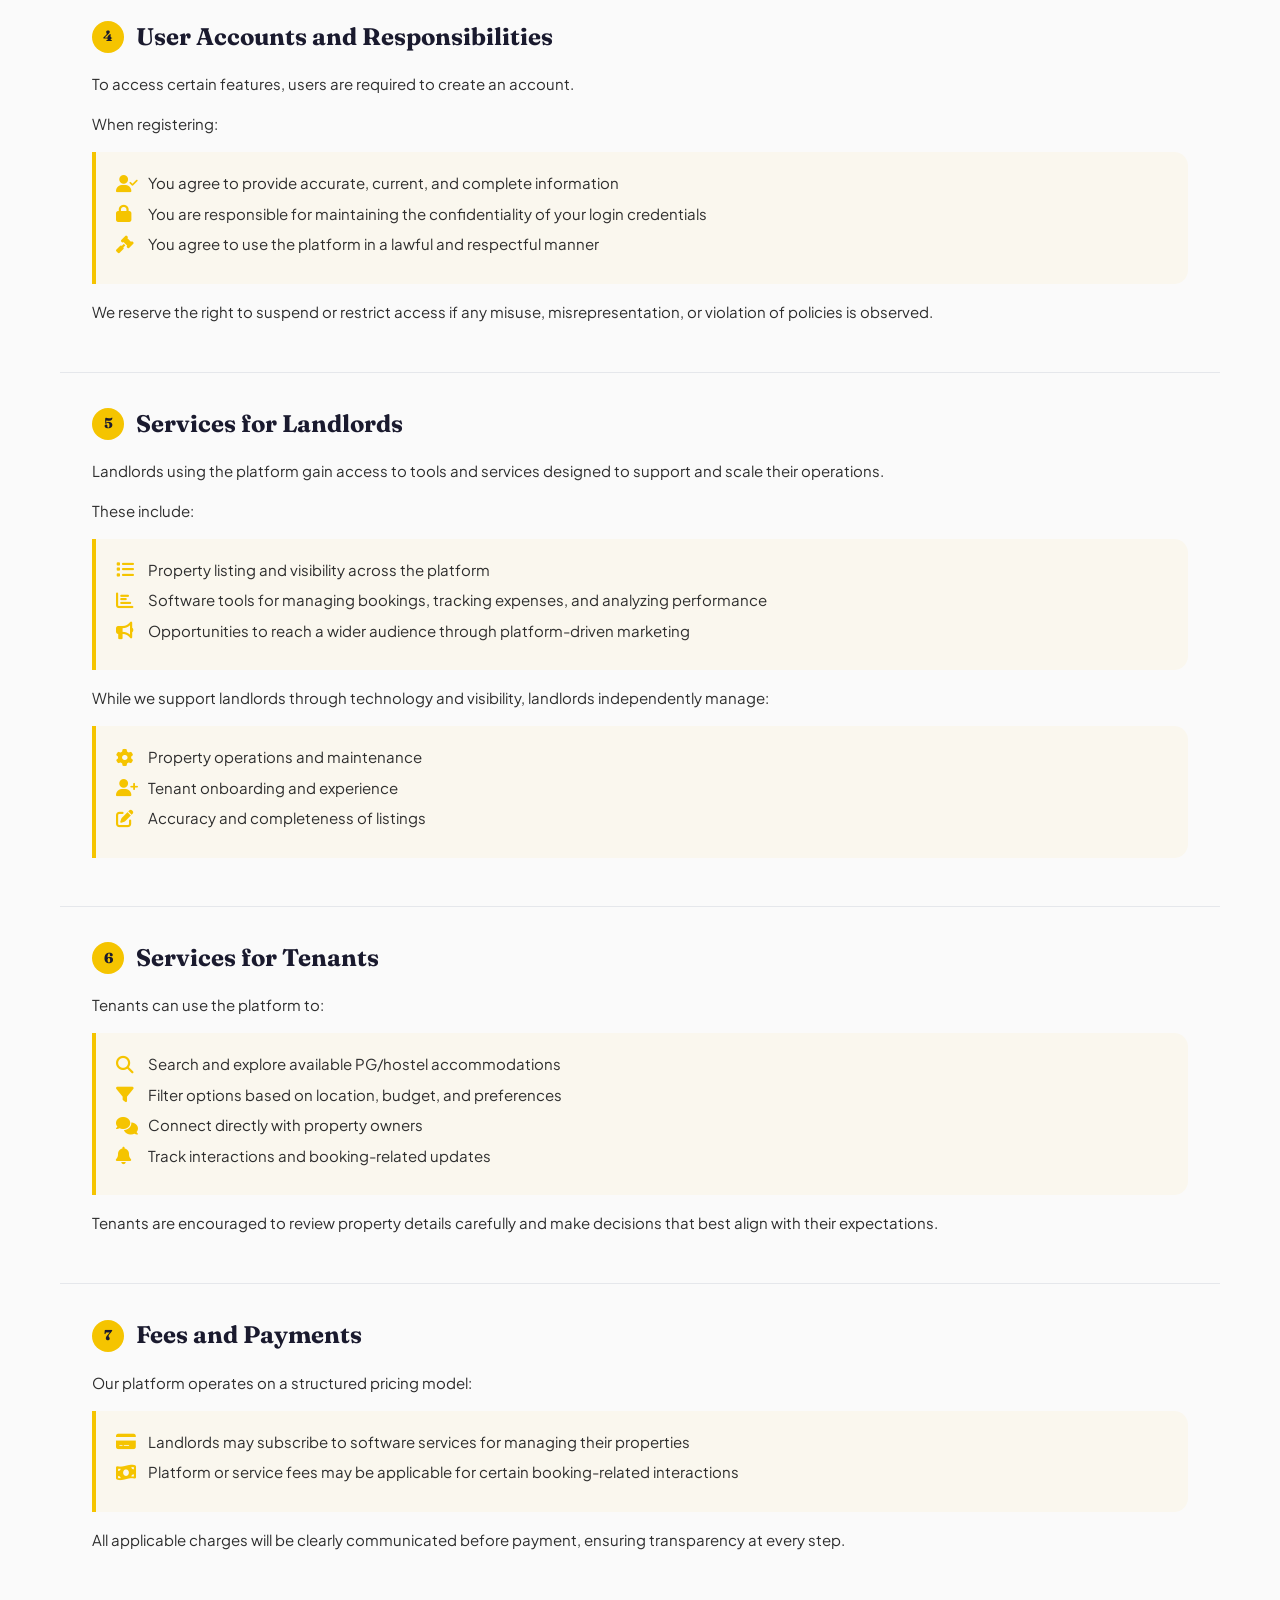
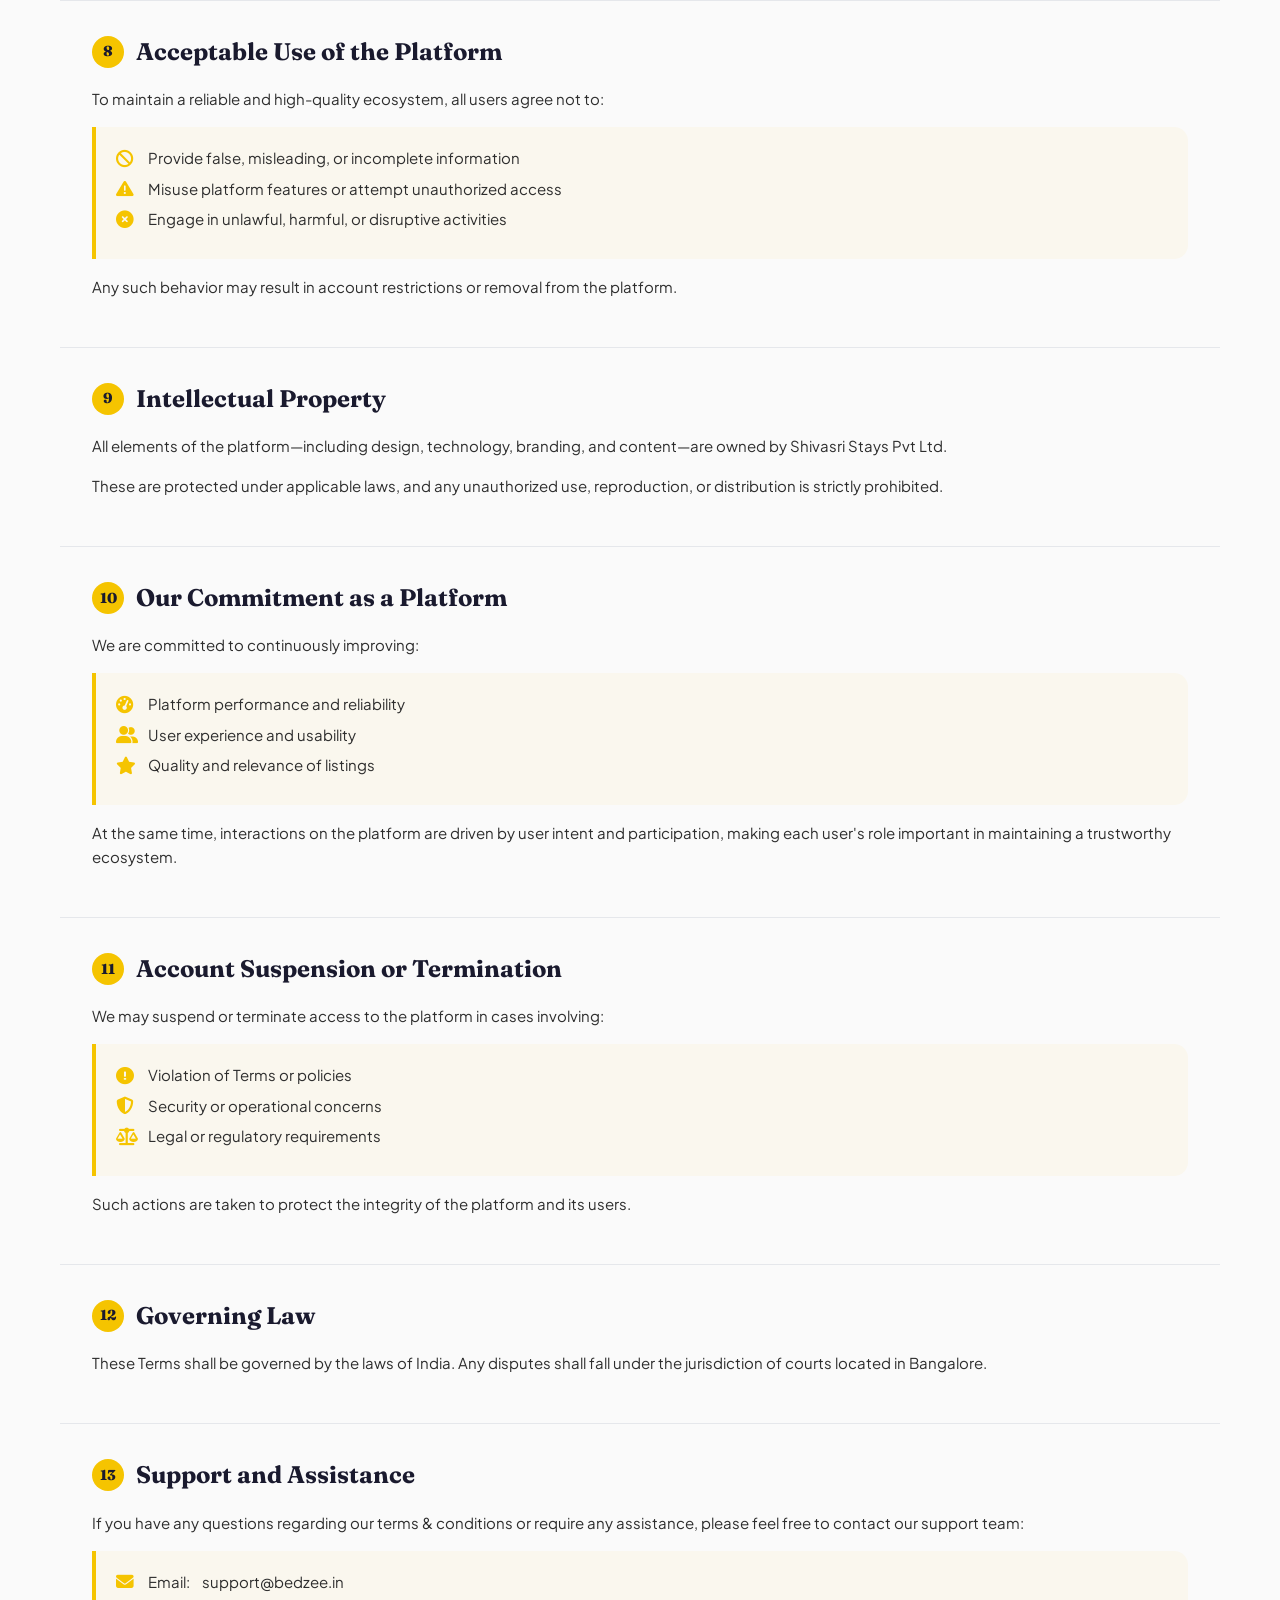
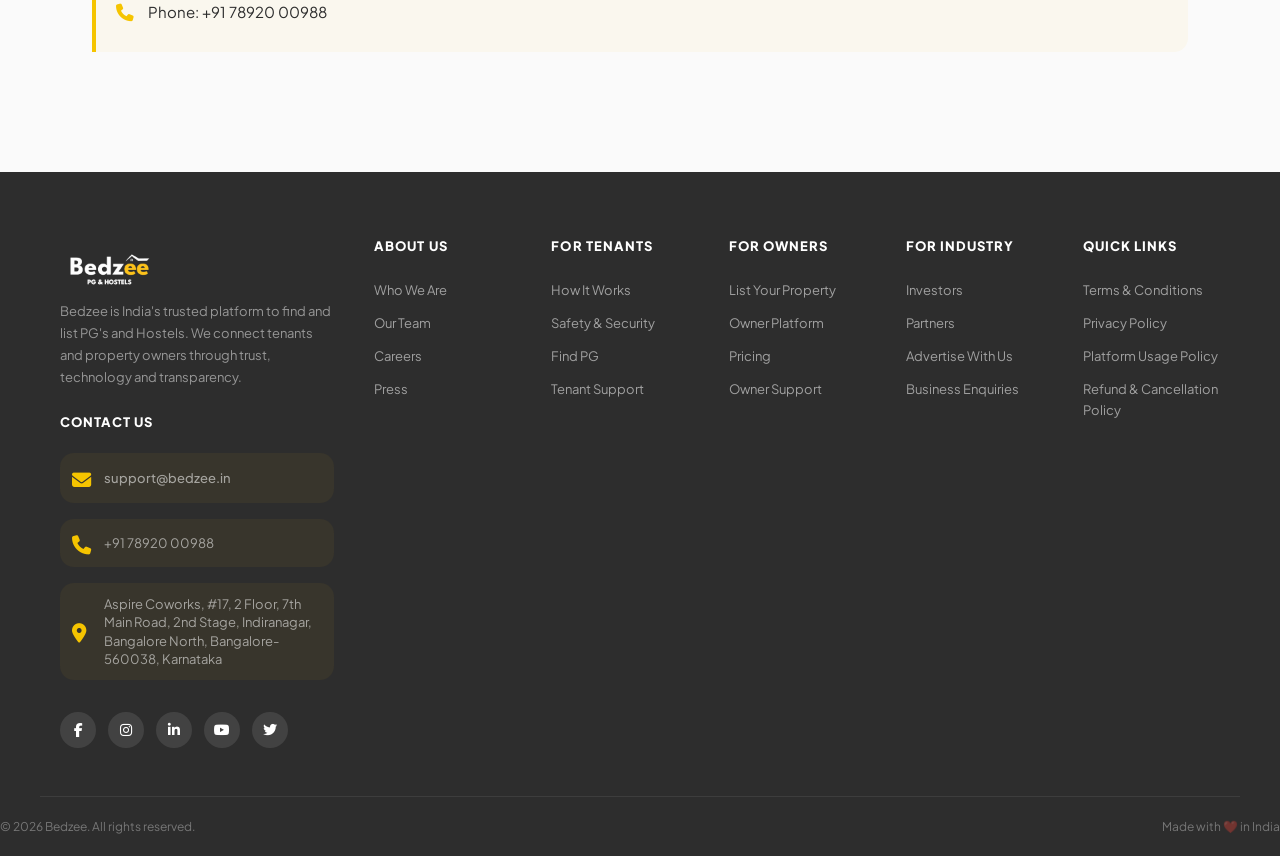
<file: t_and_c.html>
<!DOCTYPE html>
<html lang="en">
<head>
    <meta charset="UTF-8">
    <meta name="viewport" content="width=device-width, initial-scale=1.0">
    <title>Terms and Conditions</title>
    <link rel="stylesheet" href="./style.css">
    <link href="https://fonts.googleapis.com/css2?family=Plus+Jakarta+Sans:wght@400;500;600;700;800&family=Fraunces:ital,wght@0,700;0,900;1,700&display=swap" rel="stylesheet" />
  <link rel="stylesheet" href="https://cdnjs.cloudflare.com/ajax/libs/font-awesome/6.5.0/css/all.min.css" />
</head>
<body>
      <!-- NAVBAR --> 
  <header class="navbar">
    <div class="container nav-inner">
      <a href="./index.html" class="logo">
        <span class="logo-icon"></span>
        <div class="logo">
          <img src="./Bed Zee 3.png" alt="">
        </div>
      </a>
      <nav class="nav-links">
        <a href="./index.html">Home</a>
        <a href="./owner.html">List PG</a>
        <a href="./tenant.html">Find PG</a>
        <a href="./about_us.html">About Us</a>
      </nav>
      <button class="hamburger" id="hamburger" aria-label="Menu"><i class="fa fa-bars"></i></button>
    </div>
    <div class="mobile-menu" id="mobileMenu">
      <a href="./index.html">Home</a>
      <a href="./owner.html">List PG</a>
      <a href="./tenant.html">Find PG</a>
      <a href="./about_us.html">About Us</a>
    </div>
  </header>

  <!-- HERO/PAGE HEADER -->
  <section class="page-header section-pad">
    <div class="container">
      <div class="page-header-content">
        <i class="fa fa-file-contract page-icon"></i>
        <h1>Terms & Conditions</h1>
        <p class="page-subtitle">Welcome to Bedzee - Your trusted accommodation platform</p>
        <div class="policy-meta">
          <span><strong>Last Updated:</strong> 03 May 2026</span>
        </div>
      </div>
    </div>
  </section>

  <!-- MAIN CONTENT -->
  <section class="section-pad">
    <div class="container">
      <div class="policy-content">

        <div class="policy-section" id="section-1">
          <h2><span class="section-number">1</span> Introduction</h2>
          <p>These Terms & Conditions ("Terms") govern your access to and use of the platform operated by Shivasri Stays Pvt Ltd, a company incorporated in India under the provisions of the Companies Act, 2013.</p>
          <p>By accessing or using our website or mobile application, you agree to comply with these Terms. If you do not agree, you may choose not to use the platform.</p>
        </div>

        <div class="policy-section" id="section-2">
          <h2><span class="section-number">2</span> What Our Platform Offers</h2>
          <p>Bedzee is built to simplify and enhance the accommodation ecosystem by combining:</p>
          <ul class="policy-list">
            <li><i class="fa fa-tools"></i> Smart software tools for landlords to manage their properties efficiently (including expense tracking, booking visibility, and operational insights)</li>
            <li><i class="fa fa-search"></i> A digital marketplace that enables tenants to discover, evaluate, and connect with PG/hostel accommodations that match their preferences</li>
          </ul>
          <p>Our role is to enable discovery, improve efficiency, and facilitate communication, thereby creating a more structured and transparent experience for both tenants and property owners.</p>
        </div>

        <div class="policy-section" id="section-3">
          <h2><span class="section-number">3</span> Independent Decision-Making by Users</h2>
          <p>The platform empowers both tenants and landlords to make informed decisions; however, the final choice always rests with the users.</p>
          <ul class="policy-list">
            <li><i class="fa fa-users"></i> Tenants evaluate listings, compare options, and choose accommodations based on their personal requirements, preferences, and judgment</li>
            <li><i class="fa fa-home"></i> Landlords decide how they present their properties, including pricing, amenities, and engagement with prospective tenants</li>
          </ul>
          <p>All users are expected to act responsibly and are fully accountable for:</p>
          <ul class="policy-list">
            <li><i class="fa fa-check-circle"></i> The decisions they make</li>
            <li><i class="fa fa-file-signature"></i> The agreements they enter into</li>
            <li><i class="fa fa-handshake"></i> Their interactions and conduct on and beyond the platform</li>
          </ul>
        </div>

        <div class="policy-section" id="section-4">
          <h2><span class="section-number">4</span> User Accounts and Responsibilities</h2>
          <p>To access certain features, users are required to create an account.</p>
          <p>When registering:</p>
          <ul class="policy-list">
            <li><i class="fa fa-user-check"></i> You agree to provide accurate, current, and complete information</li>
            <li><i class="fa fa-lock"></i> You are responsible for maintaining the confidentiality of your login credentials</li>
            <li><i class="fa fa-gavel"></i> You agree to use the platform in a lawful and respectful manner</li>
          </ul>
          <p>We reserve the right to suspend or restrict access if any misuse, misrepresentation, or violation of policies is observed.</p>
        </div>

        <div class="policy-section" id="section-5">
          <h2><span class="section-number">5</span> Services for Landlords</h2>
          <p>Landlords using the platform gain access to tools and services designed to support and scale their operations.</p>
          <p>These include:</p>
          <ul class="policy-list">
            <li><i class="fa fa-list"></i> Property listing and visibility across the platform</li>
            <li><i class="fa fa-chart-bar"></i> Software tools for managing bookings, tracking expenses, and analyzing performance</li>
            <li><i class="fa fa-bullhorn"></i> Opportunities to reach a wider audience through platform-driven marketing</li>
          </ul>
          <p>While we support landlords through technology and visibility, landlords independently manage:</p>
          <ul class="policy-list">
            <li><i class="fa fa-cog"></i> Property operations and maintenance</li>
            <li><i class="fa fa-user-plus"></i> Tenant onboarding and experience</li>
            <li><i class="fa fa-edit"></i> Accuracy and completeness of listings</li>
          </ul>
        </div>

        <div class="policy-section" id="section-6">
          <h2><span class="section-number">6</span> Services for Tenants</h2>
          <p>Tenants can use the platform to:</p>
          <ul class="policy-list">
            <li><i class="fa fa-search"></i> Search and explore available PG/hostel accommodations</li>
            <li><i class="fa fa-filter"></i> Filter options based on location, budget, and preferences</li>
            <li><i class="fa fa-comments"></i> Connect directly with property owners</li>
            <li><i class="fa fa-bell"></i> Track interactions and booking-related updates</li>
          </ul>
          <p>Tenants are encouraged to review property details carefully and make decisions that best align with their expectations.</p>
        </div>

        <div class="policy-section" id="section-7">
          <h2><span class="section-number">7</span> Fees and Payments</h2>
          <p>Our platform operates on a structured pricing model:</p>
          <ul class="policy-list">
            <li><i class="fa fa-credit-card"></i> Landlords may subscribe to software services for managing their properties</li>
            <li><i class="fa fa-money-bill-wave"></i> Platform or service fees may be applicable for certain booking-related interactions</li>
          </ul>
          <p>All applicable charges will be clearly communicated before payment, ensuring transparency at every step.</p>
        </div>

        <div class="policy-section" id="section-8">
          <h2><span class="section-number">8</span> Acceptable Use of the Platform</h2>
          <p>To maintain a reliable and high-quality ecosystem, all users agree not to:</p>
          <ul class="policy-list">
            <li><i class="fa fa-ban"></i> Provide false, misleading, or incomplete information</li>
            <li><i class="fa fa-exclamation-triangle"></i> Misuse platform features or attempt unauthorized access</li>
            <li><i class="fa fa-times-circle"></i> Engage in unlawful, harmful, or disruptive activities</li>
          </ul>
          <p>Any such behavior may result in account restrictions or removal from the platform.</p>
        </div>

        <div class="policy-section" id="section-9">
          <h2><span class="section-number">9</span> Intellectual Property</h2>
          <p>All elements of the platform—including design, technology, branding, and content—are owned by Shivasri Stays Pvt Ltd.</p>
          <p>These are protected under applicable laws, and any unauthorized use, reproduction, or distribution is strictly prohibited.</p>
        </div>

        <div class="policy-section" id="section-10">
          <h2><span class="section-number">10</span> Our Commitment as a Platform</h2>
          <p>We are committed to continuously improving:</p>
          <ul class="policy-list">
            <li><i class="fa fa-tachometer-alt"></i> Platform performance and reliability</li>
            <li><i class="fa fa-user-friends"></i> User experience and usability</li>
            <li><i class="fa fa-star"></i> Quality and relevance of listings</li>
          </ul>
          <p>At the same time, interactions on the platform are driven by user intent and participation, making each user's role important in maintaining a trustworthy ecosystem.</p>
        </div>

        <div class="policy-section" id="section-11">
          <h2><span class="section-number">11</span> Account Suspension or Termination</h2>
          <p>We may suspend or terminate access to the platform in cases involving:</p>
          <ul class="policy-list">
            <li><i class="fa fa-exclamation-circle"></i> Violation of Terms or policies</li>
            <li><i class="fa fa-shield-alt"></i> Security or operational concerns</li>
            <li><i class="fa fa-balance-scale"></i> Legal or regulatory requirements</li>
          </ul>
          <p>Such actions are taken to protect the integrity of the platform and its users.</p>
        </div>

        <div class="policy-section" id="section-12">
          <h2><span class="section-number">12</span> Governing Law</h2>
          <p>These Terms shall be governed by the laws of India. Any disputes shall fall under the jurisdiction of courts located in Bangalore.</p>
        </div>

        <div class="policy-section" id="section-7">
            <h2><span class="section-number">13</span> Support and Assistance</h2>
            <p>If you have any questions regarding our terms & conditions or require any assistance, please feel free to contact our support team:</p>
            <ul class="policy-list">
              <li><i class="fa fa-envelope"></i> Email: <a href="mailto:support@bedzee.in">support@bedzee.in</a></li>
              <li><i class="fa fa-phone"></i> Phone: +91 78920 00988</li>
            </ul>
          </div>

      </div>
    </div>
  </section>

  <!-- FOOTER -->
  <footer class="footer">
    <div class="container footer-grid">
      <div class="footer-brand">
        <a href="./index.html" class="logo logo-white">
          <div class="flogo">
          <img src="./Bed Zee 2.png" alt="">
        </div>
        </a>
        <p>Bedzee is India's trusted platform to find and list PG's and Hostels. We connect tenants and property owners through trust, technology and transparency.</p>
        <br>
        <div class="footer-col">
        <h4>Contact Us</h4>
        <div class="contact-item">
          <i class="fa fa-envelope"></i>
          <a href="mailto:support@bedzee.in" class="contact-link">support@bedzee.in</a>
        </div>
        <div class="contact-item">
          <i class="fa fa-phone"></i>
          <span>+91 78920 00988</span>
        </div>
        <div class="contact-item">
          <i class="fa fa-map-marker-alt"></i>
          <span>Aspire Coworks, #17, 2 Floor, 7th Main Road, 2nd Stage, Indiranagar, Bangalore North, Bangalore-560038, Karnataka</span>
        </div>
      </div>
        <div class="social-links">
          <a href="#"><i class="fab fa-facebook-f"></i></a>
          <a href="#"><i class="fab fa-instagram"></i></a>
          <a href="#"><i class="fab fa-linkedin-in"></i></a>
          <a href="#"><i class="fab fa-youtube"></i></a>
          <a href="#"><i class="fab fa-twitter"></i></a>
        </div>
      </div>
      <div class="footer-col">
        <h4>About Us</h4>
        <a href="./about_us.html">Who We Are</a>
        <a href="./about_us.html">Our Team</a>
        <a href="./about_us.html">Careers</a>
        <a href="./about_us.html">Press</a>
      </div>
      <div class="footer-col">
        <h4>For Tenants</h4>
        <a href="./tenant.html">How It Works</a>
        <a href="./tenant.html">Safety &amp; Security</a>
        <a href="./tenant.html">Find PG</a>
        <a href="./tenant.html">Tenant Support</a>
      </div>
      <div class="footer-col">
        <h4>For Owners</h4>
        <a href="./owner.html">List Your Property</a>
        <a href="./owner.html">Owner Platform</a>
        <a href="./pricing.html">Pricing</a>
        <a href="./owner.html">Owner Support</a>
      </div>
      <div class="footer-col">
        <h4>For Industry</h4>
        <a href="#">Investors</a>
        <a href="#">Partners</a>
        <a href="#">Advertise With Us</a>
        <a href="#">Business Enquiries</a>
      </div>
      <div class="footer-col">
        <h4>Quick Links</h4>
        <a href="./t_and_c.html">Terms &amp; Conditions</a>
        <a href="./privacy_policy.html">Privacy Policy</a>
        <a href="./platform_usage_policy.html">Platform Usage Policy</a>
        <a href="./refund_policy.html">Refund & Cancellation Policy</a>
      </div>

    </div>
    <div class="footer-bottom">
      <span>© 2026 Bedzee. All rights reserved.</span>
      <span>Made with ❤️ in India</span>
    </div>
  </footer>

    <script>
    // Hamburger
    const ham = document.getElementById('hamburger');
    const menu = document.getElementById('mobileMenu');
    ham.addEventListener('click', () => menu.classList.toggle('open'));
  </script>

</body>
</html>
</file>
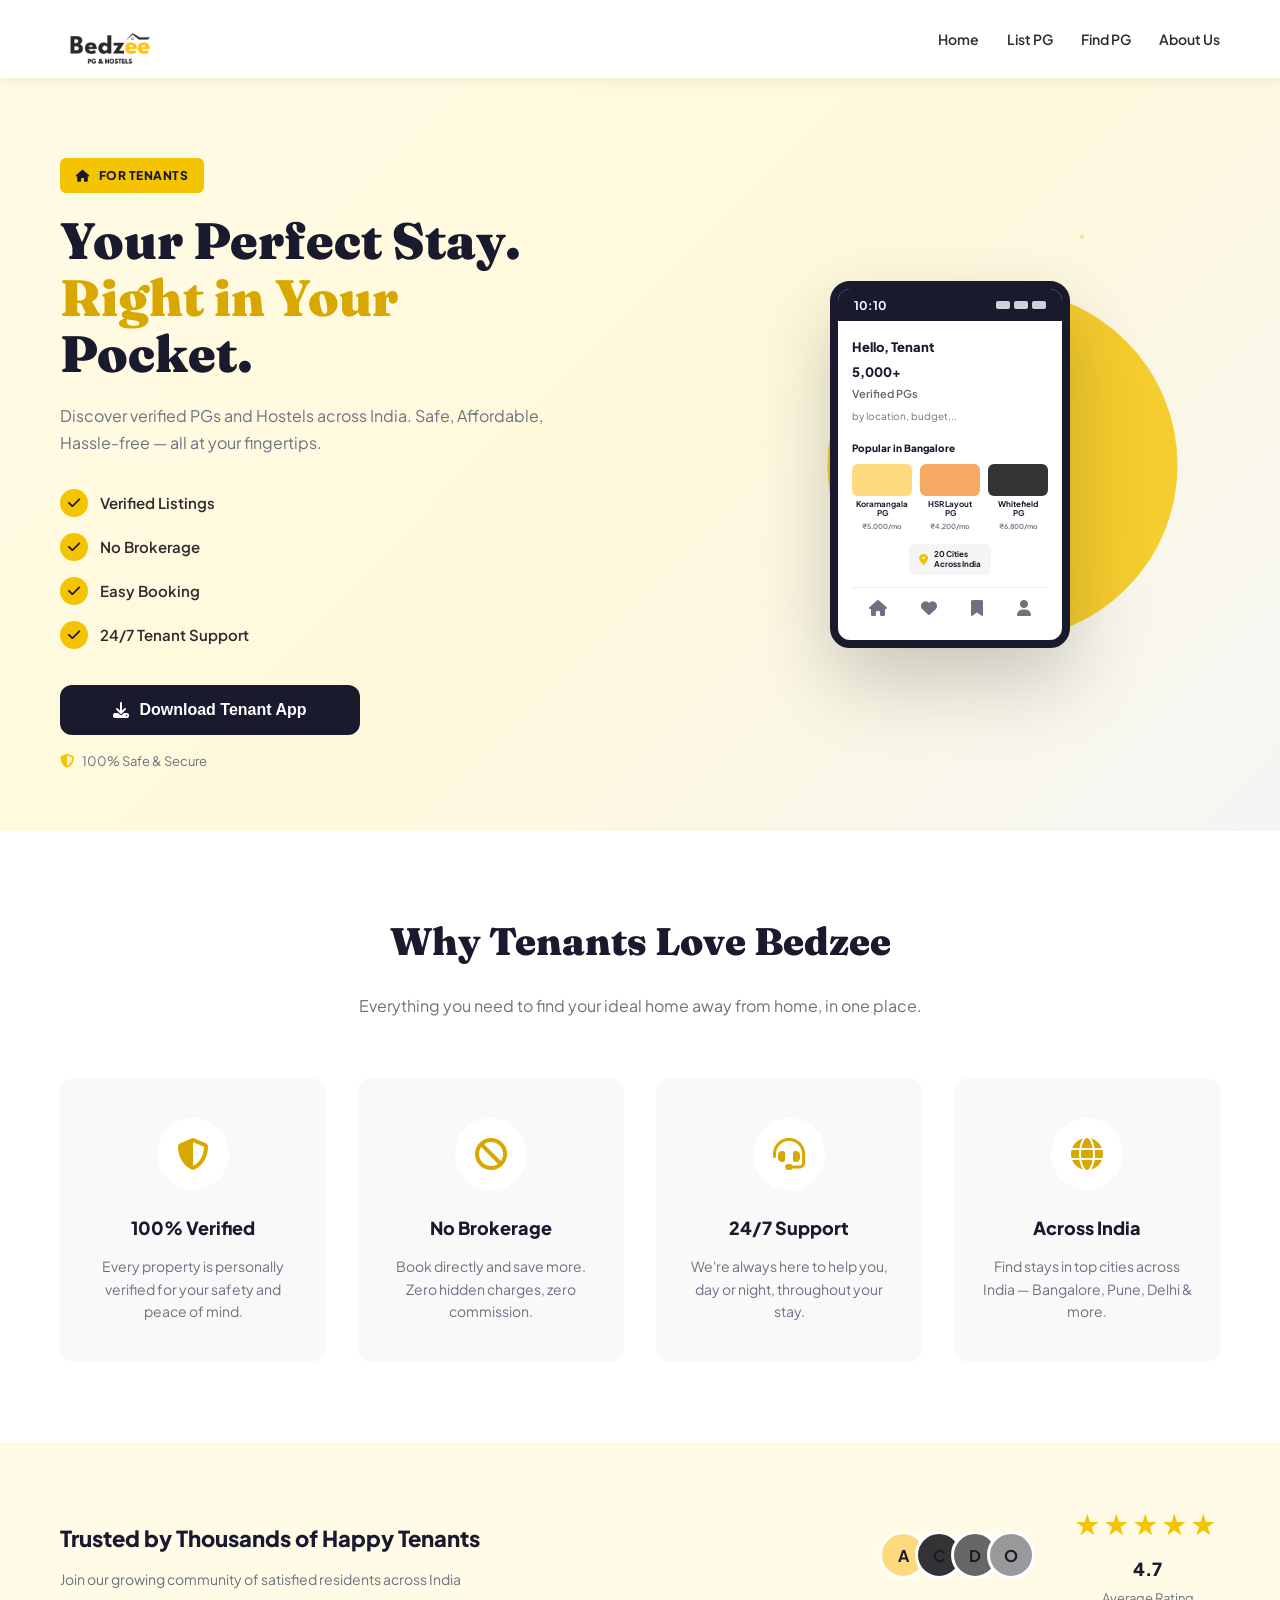
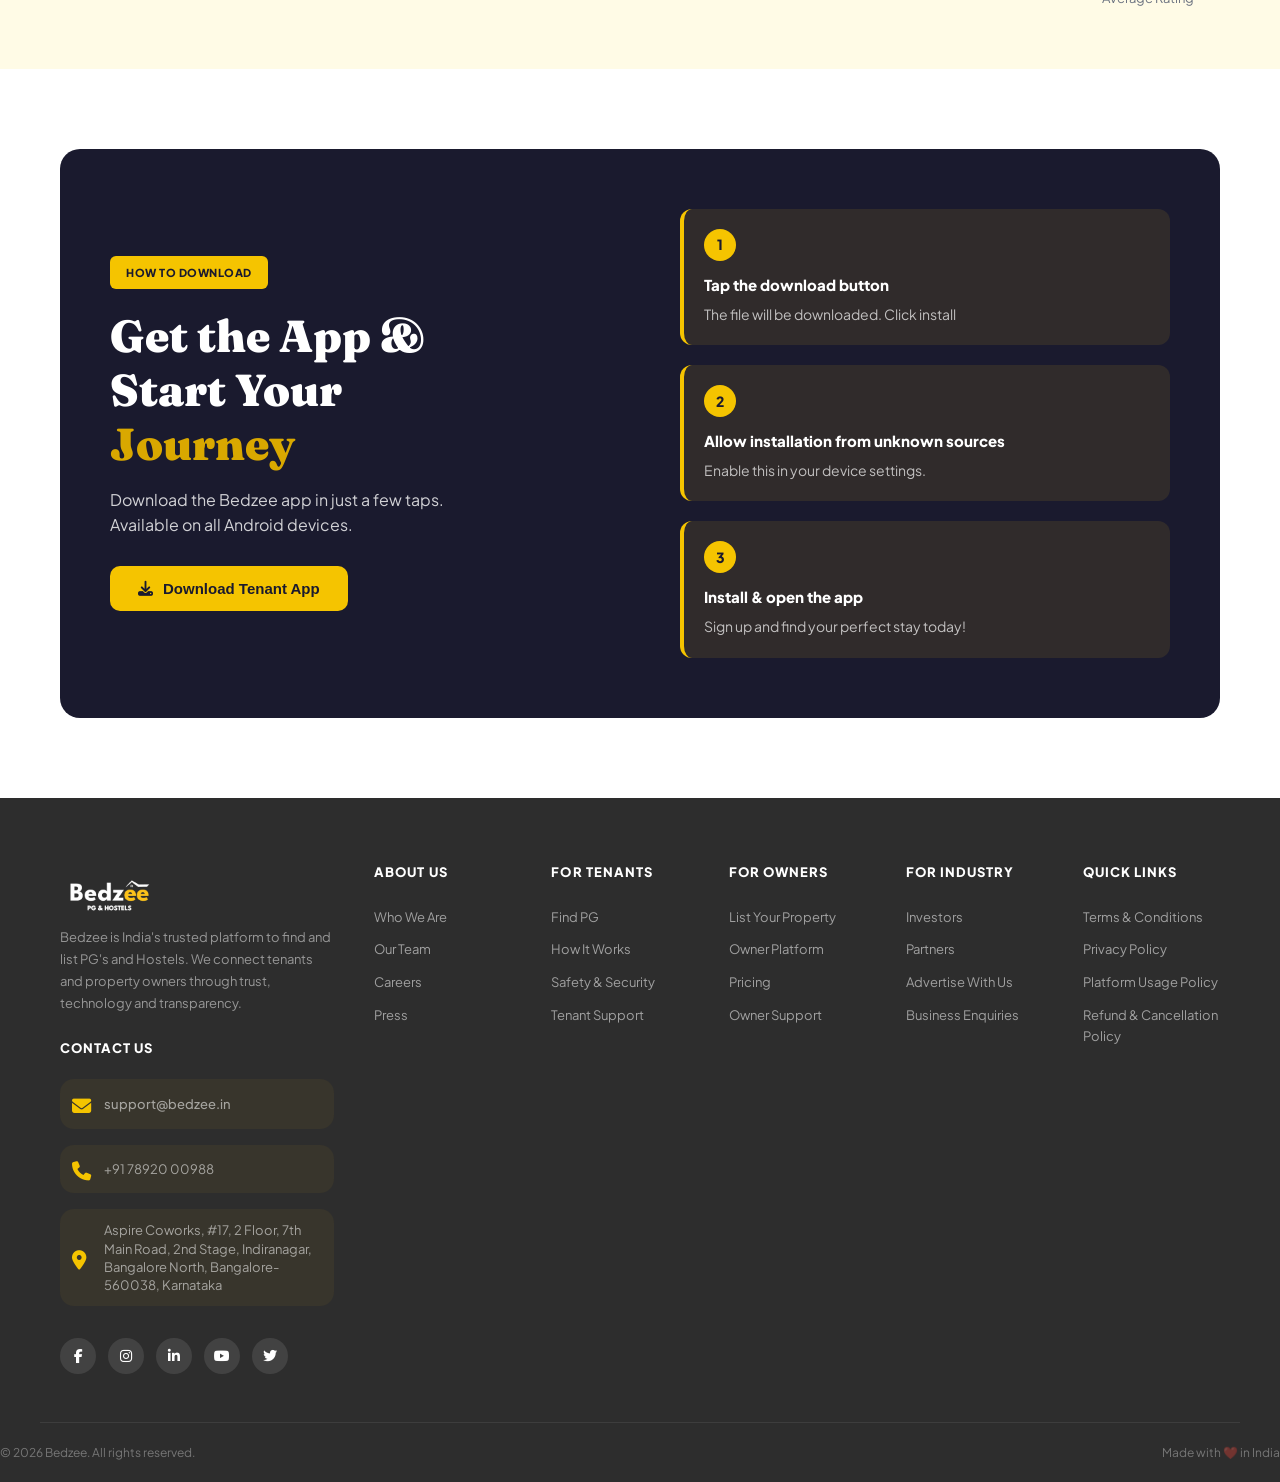
<file: tenant.html>
<!DOCTYPE html>
<html lang="en">
<head>
    <meta charset="UTF-8">
    <meta name="viewport" content="width=device-width, initial-scale=1.0">
    <title>For Tenants - Bedzee</title>
    <link rel="stylesheet" href="./style.css">
    <link href="https://fonts.googleapis.com/css2?family=Plus+Jakarta+Sans:wght@400;500;600;700;800&family=Fraunces:ital,wght@0,700;0,900;1,700&display=swap" rel="stylesheet" />
    <link rel="stylesheet" href="https://cdnjs.cloudflare.com/ajax/libs/font-awesome/6.5.0/css/all.min.css" />
</head>
<body>
<!-- NAVBAR --> 
<header class="navbar">
    <div class="container nav-inner">
      <a href="./index.html" class="logo">
        <span class="logo-icon"></span>
        <div class="logo">
          <img src="./Bed Zee 3.png" alt="">
        </div>
      </a>
      <nav class="nav-links">
        <a href="./index.html">Home</a>
        <a href="./owner.html">List PG</a>
        <a href="./tenant.html">Find PG</a>
        <a href="./about_us.html">About Us</a>
      </nav>
      <!-- <a href="#" class="btn btn-login"><i class="fa fa-user"></i> Login</a> -->
      <button class="hamburger" id="hamburger" aria-label="Menu"><i class="fa fa-bars"></i></button>
    </div>
    <div class="mobile-menu" id="mobileMenu">
      <a href="./index.html">Home</a>
      <a href="./owner.html">List PG</a>
      <a href="./tenant.html">Find PG</a>
      <a href="./about_us.html">About Us</a>
    </div>
</header>

<!-- HERO SECTION -->
<section class="tenant-hero">
  <div class="container">
    <div class="tenant-hero-content">
      <div class="tenant-hero-left">
        <span class="tenant-badge"><i class="fa fa-home"></i> FOR TENANTS</span>
        <h1 class="tenant-h1">Your Perfect Stay.<br><span class="tenant-highlight">Right in Your</span><br>Pocket.</h1>
        <p class="tenant-subtitle">Discover verified PGs and Hostels across India. Safe, Affordable, Hassle-free — all at your fingertips.</p>
        <ul class="tenant-features">
          <li>
            <span class="tenant-check"><i class="fa fa-check"></i></span>
            <span>Verified Listings</span>
          </li>
          <li>
            <span class="tenant-check"><i class="fa fa-check"></i></span>
            <span>No Brokerage</span>
          </li>
          <li>
            <span class="tenant-check"><i class="fa fa-check"></i></span>
            <span>Easy Booking</span>
          </li>
          <li>
            <span class="tenant-check"><i class="fa fa-check"></i></span>
            <span>24/7 Tenant Support</span>
          </li>
        </ul>
        <button class="tenant-btn-download"><i class="fa fa-download"></i> Download Tenant App</button>
        <p class="tenant-secure"><i class="fa fa-shield-alt"></i> 100% Safe & Secure</p>
      </div>
      <div class="tenant-hero-right">
        <div class="tenant-phone-bg"></div>
        <div class="tenant-phone-dots"></div>
        <div class="tenant-phone">
          <div class="tenant-phone-status">
            <span class="tenant-time">10:10</span>
            <div class="tenant-phone-icons">
              <span></span><span></span><span></span>
            </div>
          </div>
          <div class="tenant-phone-content">
            <div class="tenant-phone-header">
              <span class="tenant-greeting">Hello, Tenant</span>
              <span class="tenant-greeting">5,000+<br><span style="font-size: 11px; font-weight: 600; color: #666;">Verified PGs</span></span>
              <p class="tenant-phone-subtitle">by location, budget...</p>
            </div>
            <div class="tenant-phone-popular">
              <p class="tenant-popular-title">Popular in Bangalore</p>
              <div class="tenant-properties">
                <div class="tenant-property">
                  <div class="tenant-property-img" style="background: #FFD97D;"></div>
                  <p class="tenant-property-name">Koramangala<br>PG</p>
                  <p class="tenant-property-price">₹5,000/mo</p>
                </div>
                <div class="tenant-property">
                  <div class="tenant-property-img" style="background: #F5A962;"></div>
                  <p class="tenant-property-name">HSR Layout<br>PG</p>
                  <p class="tenant-property-price">₹4,200/mo</p>
                </div>
                <div class="tenant-property">
                  <div class="tenant-property-img" style="background: #333;"></div>
                  <p class="tenant-property-name">Whitefield<br>PG</p>
                  <p class="tenant-property-price">₹6,800/mo</p>
                </div>
              </div>
            </div>
            <div class="tenant-phone-info">
              <div class="tenant-info-item">
                <i class="fa fa-map-marker-alt"></i>
                <span class="tenant-info-text">20 Cities<br>Across India</span>
              </div>
            </div>
            <div class="tenant-phone-nav">
              <span><i class="fa fa-home"></i></span>
              <span><i class="fa fa-heart"></i></span>
              <span><i class="fa fa-bookmark"></i></span>
              <span><i class="fa fa-user"></i></span>
            </div>
          </div>
        </div>
      </div>
    </div>
  </div>
</section>

<!-- WHY CHOOSE BEDZEE SECTION -->
<section class="tenant-why">
  <div class="container">
    <h2 class="tenant-section-title">Why Tenants Love Bedzee</h2>
    <p class="tenant-why-subtitle">Everything you need to find your ideal home away from home, in one place.</p>
    <div class="tenant-benefits-grid">
      <div class="tenant-benefit-card">
        <div class="tenant-benefit-icon">
          <i class="fa fa-shield-alt"></i>
        </div>
        <h3>100% Verified</h3>
        <p>Every property is personally verified for your safety and peace of mind.</p>
      </div>
      <div class="tenant-benefit-card">
        <div class="tenant-benefit-icon">
          <i class="fa fa-ban"></i>
        </div>
        <h3>No Brokerage</h3>
        <p>Book directly and save more. Zero hidden charges, zero commission.</p>
      </div>
      <div class="tenant-benefit-card">
        <div class="tenant-benefit-icon">
          <i class="fa fa-headset"></i>
        </div>
        <h3>24/7 Support</h3>
        <p>We're always here to help you, day or night, throughout your stay.</p>
      </div>
      <div class="tenant-benefit-card">
        <div class="tenant-benefit-icon">
          <i class="fa fa-globe"></i>
        </div>
        <h3>Across India</h3>
        <p>Find stays in top cities across India — Bangalore, Pune, Delhi & more.</p>
      </div>
    </div>
  </div>
</section>

<!-- TRUST BAND SECTION -->
<section class="tenant-trust-band">
  <div class="container">
    <div class="tenant-trust-content">
      <div class="tenant-trust-left">
        <h3 class="tenant-trust-title">Trusted by Thousands of Happy Tenants</h3>
        <p class="tenant-trust-desc">Join our growing community of satisfied residents across India</p>
      </div>
      <div class="tenant-trust-right">
        <div class="tenant-avatars">
          <span class="tenant-avatar" style="background: #FFD97D;">A</span>
          <span class="tenant-avatar" style="background: #333;">C</span>
          <span class="tenant-avatar" style="background: #666;">D</span>
          <span class="tenant-avatar" style="background: #999;">O</span>
        </div>
        <div class="tenant-rating">
          <div class="tenant-stars">★★★★★</div>
          <p class="tenant-rating-text">4.7</p>
          <p class="tenant-rating-avg">Average Rating</p>
        </div>
      </div>
    </div>
  </div>
</section>

<!-- DOWNLOAD SECTION -->
<section class="tenant-download-section">
  <div class="container">
    <div class="tenant-download-band">
      <div class="tenant-download-content">
        <span class="tenant-download-label">HOW TO DOWNLOAD</span>
        <h2 class="tenant-download-title">Get the App &<br>Start Your<br><span class="tenant-highlight">Journey</span></h2>
        <p class="tenant-download-desc">Download the Bedzee app in just a few taps.<br>Available on all Android devices.</p>
        <button class="tenant-download-btn"><i class="fa fa-download"></i> Download Tenant App</button>
      </div>
      <div class="tenant-download-steps">
        <div class="tenant-download-step">
          <div class="tenant-step-num">1</div>
          <p class="tenant-step-title">Tap the download button</p>
          <p class="tenant-step-desc">The file will be downloaded. Click install</p>
        </div>
        <div class="tenant-download-step">
          <div class="tenant-step-num">2</div>
          <p class="tenant-step-title">Allow installation from unknown sources</p>
          <p class="tenant-step-desc">Enable this in your device settings.</p>
        </div>
        <div class="tenant-download-step">
          <div class="tenant-step-num">3</div>
          <p class="tenant-step-title">Install & open the app</p>
          <p class="tenant-step-desc">Sign up and find your perfect stay today!</p>
        </div>
      </div>
    </div>
  </div>
</section>

<!-- FOOTER -->
<footer class="footer">
    <div class="container footer-grid">
      <div class="footer-brand">
        <a href="./index.html" class="logo logo-white">
          <div class="flogo">
          <img src="./Bed Zee 2.png" alt="">
        </div>
        </a>
        <p>Bedzee is India's trusted platform to find and list PG's and Hostels. We connect tenants and property owners through trust, technology and transparency.</p>
        <br>
        <div class="footer-col">
        <h4>Contact Us</h4>
        <div class="contact-item">
          <i class="fa fa-envelope"></i>
          <a href="mailto:support@bedzee.in" class="contact-link">support@bedzee.in</a>
        </div>
        <div class="contact-item">
          <i class="fa fa-phone"></i>
          <span>+91 78920 00988</span>
        </div>
        <div class="contact-item">
          <i class="fa fa-map-marker-alt"></i>
          <span>Aspire Coworks, #17, 2 Floor, 7th Main Road, 2nd Stage, Indiranagar, Bangalore North, Bangalore-560038, Karnataka</span>
        </div>
      </div>
        <div class="social-links">
          <a href="#"><i class="fab fa-facebook-f"></i></a>
          <a href="#"><i class="fab fa-instagram"></i></a>
          <a href="#"><i class="fab fa-linkedin-in"></i></a>
          <a href="#"><i class="fab fa-youtube"></i></a>
          <a href="#"><i class="fab fa-twitter"></i></a>
        </div>
      </div>
      <div class="footer-col">
        <h4>About Us</h4>
        <a href="./about_us.html">Who We Are</a>
        <a href="./about_us.html">Our Team</a>
        <a href="./about_us.html">Careers</a>
        <a href="./about_us.html">Press</a>
      </div>
      <div class="footer-col">
        <h4>For Tenants</h4>
        <a href="./tenant.html">Find PG</a>
        <a href="./tenant.html">How It Works</a>
        <a href="./tenant.html">Safety &amp; Security</a>
        <a href="./tenant.html">Tenant Support</a>
      </div>
      <div class="footer-col">
        <h4>For Owners</h4>
        <a href="./owner.html">List Your Property</a>
        <a href="./owner.html">Owner Platform</a>
        <a href="./pricing.html">Pricing</a>
        <a href="./owner.html">Owner Support</a>
      </div>
      <div class="footer-col">
        <h4>For Industry</h4>
        <a href="#">Investors</a>
        <a href="#">Partners</a>
        <a href="#">Advertise With Us</a>
        <a href="#">Business Enquiries</a>
      </div>
      <div class="footer-col">
        <h4>Quick Links</h4>
        <a href="./t_and_c.html">Terms &amp; Conditions</a>
        <a href="./privacy_policy.html">Privacy Policy</a>
        <a href="./platform_usage_policy.html">Platform Usage Policy</a>
        <a href="./refund_policy.html">Refund & Cancellation Policy</a>
      </div>

    </div>
    <div class="footer-bottom">
      <span>© 2026 Bedzee. All rights reserved.</span>
      <span>Made with ❤️ in India</span>
    </div>
  </footer>

<script>
  // Mobile menu toggle
  const hamburger = document.getElementById('hamburger');
  const mobileMenu = document.getElementById('mobileMenu');
  
  if (hamburger) {
    hamburger.addEventListener('click', function() {
      mobileMenu.classList.toggle('open');
    });
  }
</script>
</body>
</html>
</file>
<file: style.css>
/* ===========================
   STAYGURU – style.css
   =========================== */

/* RESET & BASE */
*, *::before, *::after { box-sizing: border-box; margin: 0; padding: 0; }

:root {
  --yellow: #F5C518;
  --yellow-dark: #D9A800;
  --dark: #1A1A2E;
  --dark-2: #16213E;
  --text: #2D2D2D;
  --text-muted: #6B7280;
  --bg: #FAFAFA;
  --white: #FFFFFF;
  --border: #E5E7EB;
  --radius: 14px;
  --shadow: 0 4px 24px rgba(0,0,0,0.08);
  --shadow-lg: 0 8px 40px rgba(0,0,0,0.12);
  --font-body: 'Plus Jakarta Sans', sans-serif;
  --font-display: 'Fraunces', serif;
}

html { scroll-behavior: smooth; }

body {
  font-family: var(--font-body);
  color: var(--text);
  background: var(--bg);
  line-height: 1.6;
  font-size: 15px;
}

img { max-width: 100%; display: block; object-fit: cover; }
a { text-decoration: none; color: inherit; transition: all .2s; }

.logo{
  height: 50px;
  width: 100px;
  padding: 0px;
  top: 0px;
}


.flogo{
  height: 50px;
  width: 100px;
  padding: 0px;
  top: 0px;
  color: #E5E7EB;
}

.container {
  max-width: 1200px;
  margin: 0 auto;
  padding: 0 20px;
}

.section-pad { padding: 72px 0; }
.section-title { font-family: var(--font-display); font-size: clamp(1.6rem, 3vw, 2.2rem); color: var(--dark); font-weight: 900; margin-bottom: 8px; }
.section-title.center { text-align: center; }
.subtitle { color: var(--text-muted); margin-bottom: 32px; }
.center { text-align: center; }
.mt-2 { margin-top: 24px; display: inline-block; }

/* BUTTONS */
.btn {
  display: inline-flex;
  align-items: center;
  gap: 8px;
  padding: 12px 24px;
  border-radius: 50px;
  font-weight: 700;
  font-size: 14px;
  cursor: pointer;
  border: none;
  transition: all .22s;
}
.btn-primary {
  background: transparent;
  border: 2px solid var(--dark);
  color: var(--dark);
  padding: 14px 28px;
  border-radius: 50px;
  font-weight: 700;
  font-size: 14px;
  cursor: pointer;
  transition: all 0.3s;
  width: 100%;
  display: block;

}
.btn-primary:hover { background: var(--yellow-dark); transform: translateY(-1px); box-shadow: 0 6px 20px rgba(245,197,24,.35); }
.btn-outline {
  background: transparent;
  border: 2px solid var(--dark);
  color: var(--dark);
}



.btn-outline:hover { background: var(--dark); color: var(--white); }
.btn-outline-yellow {
  background: transparent;
  border: 2px solid var(--yellow);
  color: var(--dark);
  font-weight: 700;
}
.btn-outline-yellow:hover { background: var(--yellow); }
.btn-outline-white {
  background: transparent;
  border: 2px solid var(--white);
  color: var(--white);
}
.btn-outline-white:hover { background: var(--white); color: var(--dark); }
.btn-login {
  background: var(--yellow);
  color: var(--dark);
  padding: 10px 22px;
  border-radius: 50px;
  font-weight: 700;
}
.btn-login:hover { background: var(--yellow-dark); }

/* ===========================
   NAVBAR
   =========================== */
.navbar {
  position: sticky;
  top: 0;
  z-index: 100;
  background: var(--white);
  box-shadow: 0 2px 16px rgba(0,0,0,.07);
}

.nav-inner {
  display: flex;
  align-items: center;
  gap: 32px;
  padding-top: 14px;
  padding-bottom: 14px;
}

.logo-icon { font-size: 26px; }
.logo-name { display: block; font-family: var(--font-display); font-weight: 900; font-size: 1.25rem; color: var(--dark); line-height: 1; }
.logo-tag { display: block; font-size: 10px; color: var(--text-muted); letter-spacing: .05em; }
.logo-white .logo-name { color: var(--white); }
.logo-white .logo-tag { color: rgba(255,255,255,.6); }

.nav-links {
  display: flex;
  gap: 28px;
  margin-left: auto;
}
.nav-links a {
  font-weight: 600;
  font-size: 14px;
  color: var(--text);
}
.nav-links a:hover { color: var(--yellow-dark); }

.hamburger {
  display: none;
  background: none;
  border: none;
  font-size: 20px;
  cursor: pointer;
  margin-left: auto;
  color: var(--dark);
}

.mobile-menu {
  display: none;
  flex-direction: column;
  gap: 12px;
  padding: 16px 20px 20px;
  border-top: 1px solid var(--border);
  background: var(--white);
}
.mobile-menu a { font-weight: 600; font-size: 15px; color: var(--text); }
.mobile-menu.open { display: flex; }

/* ===========================
   HERO
   =========================== */
.hero {
  background: linear-gradient(135deg, #FFFBE6 0%, #FFF9DB 50%, #F0F4FF 100%);
  padding: 80px 0 60px;
  overflow: hidden;
}

.hero-inner {
  display: grid;
  grid-template-columns: 1fr 1fr;
  gap: 60px;
  align-items: center;
}

.hero-text h1 {
  font-family: var(--font-display);
  font-size: clamp(2rem, 4.5vw, 3.2rem);
  font-weight: 900;
  color: var(--dark);
  line-height: 1.15;
  margin-bottom: 16px;
}
.highlight { color: var(--yellow-dark); }

.hero-text p {
  color: var(--text-muted);
  font-size: 15px;
  margin-bottom: 28px;
  line-height: 1.7;
}

.search-bar {
  display: flex;
  gap: 8px;
  background: var(--white);
  border-radius: 50px;
  padding: 6px 6px 6px 18px;
  box-shadow: var(--shadow-lg);
  flex-wrap: wrap;
  margin-bottom: 32px;
}

.search-bar input {
  flex: 1;
  min-width: 140px;
  border: none;
  outline: none;
  font-family: var(--font-body);
  font-size: 14px;
  background: transparent;
  color: var(--text);
}

.search-bar select {
  border: none;
  outline: none;
  background: transparent;
  font-family: var(--font-body);
  font-size: 14px;
  color: var(--text-muted);
  padding: 0 12px;
  border-left: 1px solid var(--border);
  cursor: pointer;
}

.trust-badges {
  display: flex;
  flex-wrap: wrap;
  gap: 16px;
}

.badge {
  display: flex;
  align-items: center;
  gap: 10px;
}
.badge .fa {
  font-size: 22px;
  color: var(--yellow-dark);
}
.badge strong { display: block; font-size: 13px; font-weight: 700; color: var(--dark); }
.badge span { display: block; font-size: 11px; color: var(--text-muted); }

.hero-image { position: relative; }

.hero-img-wrap {
  border-radius: 24px 24px 80px 24px;
  overflow: hidden;
  box-shadow: var(--shadow-lg);
  height: 420px;
}
.hero-img-wrap img { width: 100%; height: 100%; object-fit: cover; }

.hero-right {
  display: flex;
  justify-content: center;
  align-items: center;
}

.hero-card {
  position: relative;
  width: 100%;
  max-width: 460px;
  padding: 34px;
  border-radius: 32px;
  background: var(--white);
  box-shadow: var(--shadow-lg);
  overflow: hidden;
}

.hero-card::before {
  content: "";
  position: absolute;
  top: -36px;
  right: -36px;
  width: 180px;
  height: 180px;
  border-radius: 50%;
  background: rgba(245, 197, 24, 0.16);
}

.hero-card-inner {
  position: relative;
  z-index: 1;
}

.hero-card-top {
  display: flex;
  flex-wrap: wrap;
  gap: 12px;
  margin-bottom: 24px;
}

.stat-pill {
  display: inline-flex;
  align-items: center;
  gap: 10px;
  padding: 12px 18px;
  border-radius: 999px;
  background: rgba(245, 197, 24, 0.15);
  color: var(--dark);
  font-weight: 700;
  font-size: 0.95rem;
}

.stat-pill.light {
  background: #f7f7f7;
  color: var(--text);
}

.hero-chart {
  display: grid;
  gap: 14px;
  margin-bottom: 24px;
}

.graph-bar {
  display: grid;
  gap: 8px;
}

.graph-label {
  display: flex;
  justify-content: space-between;
  font-size: 0.85rem;
  color: var(--text-muted);
}

.graph-track {
  width: 100%;
  height: 12px;
  border-radius: 999px;
  background: #f2f2f2;
  overflow: hidden;
}

.graph-fill {
  height: 100%;
  border-radius: inherit;
  background: var(--yellow);
}

.hero-card-list {
  display: grid;
  gap: 16px;
}

.hero-card-item {
  display: flex;
  align-items: center;
  gap: 14px;
  padding: 14px 0;
  border-top: 1px solid rgba(229, 231, 235, 0.75);
}

.hero-card-item:first-child { border-top: none; }

.hero-card-item i {
  color: var(--yellow);
  font-size: 1.1rem;
  width: 30px;
  text-align: center;
}

.flist {
  list-style: none;
  display: grid;
  gap: 14px;
  margin: 32px 0;
  padding: 0;
}

.flist li {
  display: flex;
  align-items: center;
  gap: 14px;
  color: var(--text);
  font-weight: 700;
}

.ck {
  width: 30px;
  height: 30px;
  border-radius: 50%;
  background: var(--yellow);
  display: flex;
  align-items: center;
  justify-content: center;
  color: var(--dark);
  flex-shrink: 0;
}

.ck .fa {
  font-size: 0.7rem;
}

@media (max-width: 960px) {
  .hero-inner { grid-template-columns: 1fr; }
  .hero-card { max-width: 100%; }
}

/* ===========================
   BENEFITS
   =========================== */
.benefits { background: var(--white); }
.benefits .section-title { margin-bottom: 40px; }

.benefits-grid {
  display: grid;
  grid-template-columns: 1fr 1fr;
  gap: 28px;
}

.benefit-card {
  background: #FFFBE6;
  border-radius: var(--radius);
  padding: 40px 36px;
  display: flex;
  flex-direction: column;
  gap: 20px;
}
.benefit-card.dark {
  background: var(--dark);
  color: var(--white);
}

.benefit-icon {
  width: 68px;
  height: 68px;
  border-radius: 50%;
  display: flex;
  align-items: center;
  justify-content: center;
  font-size: 28px;
}
.benefit-icon.yellow { background: var(--yellow); color: var(--dark); }
.benefit-icon.dark-icon { background: rgba(255,255,255,.12); color: var(--white); }

.benefit-card h3 {
  font-family: var(--font-display);
  font-size: 1.4rem;
  font-weight: 900;
}
.benefit-card.dark h3 { color: var(--white); }

.benefit-card ul { list-style: none; display: flex; flex-direction: column; gap: 10px; }
.benefit-card ul li {
  display: flex;
  align-items: center;
  gap: 10px;
  font-size: 14px;
}
.benefit-card ul li .fa-check { color: var(--yellow-dark); font-size: 13px; }
.benefit-card.dark ul li .fa-check { color: var(--yellow); }

/* ===========================
   WHO WE ARE
   =========================== */
.who-we-are { background: var(--bg); }

.who-grid {
  display: grid;
  grid-template-columns: 1fr 1fr;
  gap: 64px;
  align-items: center;
}

.pill {
  display: inline-block;
  background: var(--yellow);
  color: var(--dark);
  font-size: 11px;
  font-weight: 800;
  letter-spacing: .1em;
  padding: 5px 14px;
  border-radius: 50px;
  margin-bottom: 16px;
}

.who-text h2 {
  font-family: var(--font-display);
  font-size: clamp(1.6rem, 3vw, 2.4rem);
  font-weight: 900;
  color: var(--dark);
  margin-bottom: 16px;
  line-height: 1.2;
}

.who-text p { color: var(--text-muted); margin-bottom: 14px; font-size: 14.5px; }

.who-ctas {
  display: grid;
  grid-template-columns: 1fr 1fr;
  gap: 16px;
  margin-top: 24px;
}

.cta-card {
  padding: 22px 18px;
  border-radius: var(--radius);
  border: 2px solid transparent;
}
.cta-card.yellow-bg { background: var(--yellow); }
.cta-card.light-bg { background: var(--white); border-color: var(--border); }
.cta-card strong { display: block; font-size: 14px; font-weight: 800; margin-bottom: 6px; }
.cta-card p { font-size: 12px; color: var(--dark); margin-bottom: 10px; }
.cta-card a { font-size: 13px; font-weight: 700; color: var(--dark); }
.cta-card a:hover { text-decoration: underline; }




/* button of owner and tenant */









.who-illustration { position: relative; }
.illus-wrap {
  border-radius: 32px 32px 32px 80px;
  overflow: hidden;
  height: 420px;
  box-shadow: var(--shadow-lg);
}
.illus-wrap img { width: 100%; height: 100%; object-fit:fill; }

/* ===========================
   IMPACT / STATS
   =========================== */
.impact { background: var(--dark); color: var(--white); }
.impact .section-title { color: var(--white); }

.stats-row {
  display: flex;
  flex-wrap: wrap;
  gap: 24px;
  margin: 36px 0;
  justify-content: space-between;
}

.stat {
  display: flex;
  align-items: center;
  gap: 14px;
  flex: 1;
  min-width: 160px;
}
.stat .fa {
  font-size: 28px;
  color: var(--yellow);
}
.stat strong {
  display: block;
  font-family: var(--font-display);
  font-size: 2rem;
  font-weight: 900;
  color: var(--white);
  line-height: 1;
}
.stat span { font-size: 13px; color: rgba(255,255,255,.6); }

.partners-label {
  font-weight: 700;
  font-size: 13px;
  color: rgba(255,255,255,.5);
  margin-bottom: 16px;
  text-transform: uppercase;
  letter-spacing: .08em;
}

.partners-row {
  display: flex;
  flex-wrap: wrap;
  gap: 20px;
  align-items: center;
}

.partner-logo {
  background: rgba(255,255,255,.08);
  border: 1px solid rgba(255,255,255,.12);
  border-radius: 10px;
  padding: 12px 20px;
  font-weight: 800;
  font-size: 14px;
  color: var(--white);
  display: flex;
  flex-direction: column;
  align-items: flex-start;
}
.partner-logo span { font-size: 10px; font-weight: 400; opacity: .7; }
.partner-logo.purple { color: #7B2FF7; background: rgba(123,47,247,.1); }
.partner-logo.red { color: #E31837; background: rgba(227,24,55,.1); }
.partner-logo.green { color: #2ED158; background: rgba(46,209,88,.08); }

/* ===========================
   CITIES
   =========================== */
.cities { background: var(--white); }
.cities .section-title { margin-bottom: 32px; }

.cities-grid {
  display: grid;
  grid-template-columns: repeat(6, 1fr);
  gap: 16px;
}

.city-card {
  position: relative;
  border-radius: 14px;
  overflow: hidden;
  cursor: pointer;
  height: 160px;
}
.city-card img { width: 100%; height: 100%; object-fit: cover; transition: transform .4s; }
.city-card:hover img { transform: scale(1.08); }
.city-card span {
  position: absolute;
  bottom: 0;
  left: 0;
  right: 0;
  background: linear-gradient(to top, rgba(0,0,0,.7), transparent);
  color: var(--white);
  font-weight: 700;
  font-size: 13px;
  padding: 10px 12px;
}

/* ===========================
   SAMPLE LISTING
   =========================== */
.sample-listing { background: var(--bg); }
.sample-listing .section-title { margin-bottom: 4px; }

.listing-card {
  display: grid;
  grid-template-columns: 320px 1fr;
  gap: 28px;
  background: var(--white);
  border-radius: var(--radius);
  box-shadow: var(--shadow);
  overflow: hidden;
  padding: 20px;
  margin-top: 28px;
  align-items: start;
}

.listing-images .main-img {
  width: 100%;
  height: 200px;
  border-radius: 10px;
  margin-bottom: 10px;
}

.thumb-row {
  display: flex;
  gap: 8px;
}
.thumb-row img {
  flex: 1;
  height: 72px;
  border-radius: 8px;
  object-fit: cover;
}

.listing-top {
  display: flex;
  justify-content: space-between;
  align-items: flex-start;
  margin-bottom: 12px;
}

.listing-details h3 {
  font-family: var(--font-display);
  font-size: 1.2rem;
  font-weight: 900;
  color: var(--dark);
}

.listing-loc {
  font-size: 13px;
  color: var(--text-muted);
  margin-top: 4px;
}
.listing-loc .fa { margin-right: 4px; color: var(--yellow-dark); }

.verified-badge {
  display: inline-flex;
  align-items: center;
  gap: 5px;
  background: #DCFCE7;
  color: #16A34A;
  font-size: 12px;
  font-weight: 700;
  padding: 4px 12px;
  border-radius: 50px;
  white-space: nowrap;
}

.price-row {
  display: flex;
  align-items: center;
  gap: 12px;
  margin-bottom: 16px;
}
.price {
  font-family: var(--font-display);
  font-size: 1.6rem;
  font-weight: 900;
  color: var(--dark);
}
.price small { font-size: 0.85rem; font-weight: 500; color: var(--text-muted); }
.room-type {
  background: #FEF3C7;
  color: #92400E;
  font-size: 12px;
  font-weight: 700;
  padding: 4px 12px;
  border-radius: 50px;
}

.amenities {
  display: flex;
  flex-wrap: wrap;
  gap: 10px;
  margin-bottom: 20px;
}
.amenities span {
  display: flex;
  align-items: center;
  gap: 6px;
  background: #F3F4F6;
  border-radius: 8px;
  padding: 6px 12px;
  font-size: 12px;
  font-weight: 600;
}
.amenities span .fa { color: var(--yellow-dark); font-size: 11px; }

.listing-actions {
  display: flex;
  gap: 12px;
}

/* ===========================
   TESTIMONIALS
   =========================== */
.testimonials { background: var(--white); }
.testimonials .section-title { margin-bottom: 40px; }

.testimonials-grid {
  display: grid;
  grid-template-columns: repeat(3, 1fr);
  gap: 24px;
}

.testi-card {
  background: #FFFBE6;
  border-radius: var(--radius);
  padding: 28px;
  display: flex;
  flex-direction: column;
  gap: 14px;
  box-shadow: var(--shadow);
  transition: transform .2s;
}
.testi-card:hover { transform: translateY(-4px); box-shadow: var(--shadow-lg); }

.testi-header {
  display: flex;
  align-items: center;
  gap: 12px;
}
.testi-header img {
  width: 48px;
  height: 48px;
  border-radius: 50%;
  object-fit: cover;
  border: 2px solid var(--yellow);
}
.testi-header strong { display: block; font-weight: 700; font-size: 14px; }
.testi-header span { font-size: 12px; color: var(--text-muted); }

.testi-card p { font-size: 14px; color: var(--text); font-style: italic; line-height: 1.6; }

.stars { color: var(--yellow-dark); font-size: 16px; letter-spacing: 2px; }

/* ===========================
   BLOG
   =========================== */
.blog { background: var(--bg); }

.section-header-row {
  display: flex;
  align-items: center;
  justify-content: space-between;
  margin-bottom: 32px;
}
.view-all { font-weight: 700; font-size: 14px; color: var(--dark); border-bottom: 2px solid var(--yellow); padding-bottom: 2px; }
.view-all:hover { color: var(--yellow-dark); }

.blog-grid {
  display: grid;
  grid-template-columns: repeat(4, 1fr);
  gap: 20px;
}

.blog-card {
  background: var(--white);
  border-radius: var(--radius);
  overflow: hidden;
  box-shadow: var(--shadow);
  transition: transform .2s, box-shadow .2s;
}
.blog-card:hover { transform: translateY(-4px); box-shadow: var(--shadow-lg); }
.blog-card > img {
  width: 100%;
  height: 160px;
  object-fit: cover;
}

.blog-body {
  padding: 16px;
  display: flex;
  flex-direction: column;
  gap: 8px;
}
.blog-body h4 { font-size: 14px; font-weight: 700; color: var(--dark); line-height: 1.4; }
.blog-date { font-size: 12px; color: var(--text-muted); }
.blog-body a { font-size: 13px; font-weight: 700; color: var(--yellow-dark); }
.blog-body a:hover { text-decoration: underline; }

/* ===========================
   FAQ
   =========================== */
.faq { background: var(--white); }

.faq-inner {
  display: grid;
  grid-template-columns: 1fr auto;
  gap: 60px;
  align-items: center;
}

.faq-list {
  display: flex;
  flex-direction: column;
  gap: 0;
  border-top: 1px solid var(--border);
  margin-top: 24px;
}

.faq-item { border-bottom: 1px solid var(--border); }

.faq-q {
  width: 100%;
  background: none;
  border: none;
  display: flex;
  justify-content: space-between;
  align-items: center;
  padding: 18px 0;
  cursor: pointer;
  font-family: var(--font-body);
  font-size: 14px;
  font-weight: 600;
  color: var(--dark);
  text-align: left;
  gap: 12px;
}
.faq-q .fa { color: var(--yellow-dark); flex-shrink: 0; transition: transform .2s; }

.faq-item.open .faq-q .fa { transform: rotate(45deg); }

.faq-a {
  font-size: 14px;
  color: var(--text-muted);
  padding: 0 0 16px;
  display: none;
  line-height: 1.7;
}
.faq-item.open .faq-a { display: block; }

.faq-illus {
  display: flex;
  align-items: center;
  justify-content: center;
}

.illus-circle {
  width: 180px;
  height: 180px;
  background: var(--yellow);
  border-radius: 50%;
  display: flex;
  align-items: center;
  justify-content: center;
  font-size: 80px;
  color: var(--dark);
  box-shadow: 0 8px 40px rgba(245,197,24,.35);
}

/* ===========================
   FOOTER
   =========================== */
.footer {
  background: var(--text);
  color: rgba(255,255,255,.8);
  padding: 64px 0 0;
}

.footer-grid {
  display: grid;
  grid-template-columns: 2fr 1fr 1fr 1fr 1fr 1fr;
  gap: 40px;
  padding-bottom: 48px;
  border-bottom: 1px solid rgba(255,255,255,.08);
}

.footer-brand p {
  font-size: 13px;
  margin-top: 14px;
  color: rgba(255,255,255,.5);
  line-height: 1.7;
  max-width: 280px;
}

.social-links {
  display: flex;
  gap: 12px;
  margin-top: 20px;
}
.social-links a {
  width: 36px;
  height: 36px;
  background: rgba(255,255,255,.1);
  border-radius: 50%;
  display: flex;
  align-items: center;
  justify-content: center;
  color: var(--white);
  font-size: 14px;
}
.social-links a:hover { background: var(--yellow); color: var(--dark); }

.footer-col h4 {
  font-size: 13px;
  font-weight: 800;
  text-transform: uppercase;
  letter-spacing: .08em;
  color: var(--white);
  margin-bottom: 16px;
}
.footer-col {
  display: flex;
  flex-direction: column;
  gap: 4px;
}
.footer-col a {
  font-size: 13px;
  color: rgba(255,255,255,.55);
  padding: 4px 0;
}
.footer-col a:hover { color: var(--yellow); }

.contact-item {
  display: flex;
  align-items: flex-start;
  gap: 8px;
  font-size: 13px;
  color: rgba(255,255,255,.55);
  padding: 4px 0;
  line-height: 1.4;
}

.contact-item i {
  color: var(--yellow);
  font-size: 14px;
  margin-top: 5px;
  flex-shrink: 0;
}

.contact-link {
  color: rgba(255,255,255,.55);
  text-decoration: none;
  transition: color .2s;
}

.contact-link:hover {
  color: var(--yellow);
}

.footer-bottom {
  display: flex;
  justify-content: space-between;
  align-items: center;
  padding: 20px 0;
  font-size: 12px;
  color: rgba(255,255,255,.35);
  flex-wrap: wrap;
  gap: 8px;
}

/* ===========================
   RESPONSIVE
   =========================== */
@media (max-width: 1100px) {
  .cities-grid { grid-template-columns: repeat(3, 1fr); }
  .blog-grid { grid-template-columns: repeat(2, 1fr); }
  .footer-grid { grid-template-columns: 1fr 1fr 1fr; gap: 32px; }
  .footer-brand { grid-column: span 3; }
}

@media (max-width: 900px) {
  .hero-inner,
  .who-grid,
  .benefits-grid,
  .testimonials-grid { grid-template-columns: 1fr; }

  .hero-image { display: none; }
  .who-illustration { display: none; }

  .who-ctas { grid-template-columns: 1fr; }

  .listing-card { grid-template-columns: 1fr; }
  .listing-images .main-img { height: 220px; }

  .faq-inner { grid-template-columns: 1fr; }
  .faq-illus { display: none; }

  .stats-row { justify-content: flex-start; }
}

@media (max-width: 768px) {
  .nav-links,
  .nav-inner .btn-login { display: none; }
  .hamburger { display: block; }

  .section-pad { padding: 48px 0; }

  .cities-grid { grid-template-columns: repeat(2, 1fr); }

  .blog-grid { grid-template-columns: 1fr; }

  .footer-grid { grid-template-columns: 1fr 1fr; }
  .footer-brand { grid-column: span 2; }

  .section-header-row { flex-direction: column; align-items: flex-start; gap: 8px; }

  .search-bar { border-radius: var(--radius); padding: 12px; flex-direction: column; }
  .search-bar select { border-left: none; border-top: 1px solid var(--border); padding: 8px 0; }
  .search-bar .btn { width: 100%; justify-content: center; }

  .trust-badges { gap: 12px; }
  .badge .fa { font-size: 18px; }
}

@media (max-width: 480px) {
  .cities-grid { grid-template-columns: repeat(2, 1fr); }
  .footer-grid { grid-template-columns: 1fr; }
  .footer-brand { grid-column: span 1; }
  .listing-actions { flex-direction: column; }
  .listing-actions .btn { justify-content: center; }
  .benefits-grid { grid-template-columns: 1fr; }
  .partners-row { gap: 10px; }
  .partner-logo { padding: 10px 14px; font-size: 13px; }
}

/* ===========================
   PRIVACY POLICY PAGE STYLES
   =========================== */

.page-header {
  background: linear-gradient(135deg, var(--dark) 0%, var(--dark-2) 100%);
  color: var(--white);
  text-align: center;
}

.page-header-content {
  max-width: 600px;
  margin: 0 auto;
}

.page-icon {
  font-size: 4rem;
  color: var(--yellow);
  margin-bottom: 16px;
  display: block;
}

.page-header h1 {
  font-size: clamp(2rem, 4vw, 3rem);
  font-weight: 900;
  margin-bottom: 8px;
  font-family: var(--font-display);
}

.page-subtitle {
  font-size: 1.1rem;
  opacity: 0.9;
  margin-bottom: 24px;
}

.policy-meta {
  display: flex;
  justify-content: center;
  gap: 32px;
  font-size: 0.9rem;
  opacity: 0.8;
}

.policy-content {
  background: var(--bg);
}

.policy-grid {
  display: block;
}

.policy-main {
  background: var(--white);
  border-radius: var(--radius);
  box-shadow: var(--shadow);
  overflow: hidden;
}

.policy-section {
  padding: 32px;
  border-bottom: 1px solid var(--border);
}

.policy-section:last-child {
  border-bottom: none;
}

.policy-section h2 {
  font-family: var(--font-display);
  font-size: 1.5rem;
  font-weight: 700;
  color: var(--dark);
  margin-bottom: 16px;
  display: flex;
  align-items: center;
  gap: 12px;
}

.section-number {
  background: var(--yellow);
  color: var(--dark);
  width: 32px;
  height: 32px;
  border-radius: 50%;
  display: flex;
  align-items: center;
  justify-content: center;
  font-size: 0.9rem;
  font-weight: 800;
  flex-shrink: 0;
}

.policy-section h3 {
  font-size: 1.1rem;
  font-weight: 600;
  color: var(--dark);
  margin: 20px 0 12px 0;
}

.policy-section p {
  margin-bottom: 16px;
  line-height: 1.6;
  color: var(--text);
}

.policy-section ul {
  margin: 16px 0;
  padding-left: 20px;
}

.policy-section li {
  margin-bottom: 8px;
  line-height: 1.5;
}

.policy-list {
  background: rgba(245, 197, 24, 0.05);
  border-left: 4px solid var(--yellow);
  padding: 20px;
  margin: 20px 0;
  border-radius: 0 var(--radius) var(--radius) 0;
}

.policy-list li {
  display: flex;
  align-items: center;
  gap: 12px;
}

.policy-list i {
  color: var(--yellow);
  font-size: 1.1rem;
  width: 20px;
}

.important-note {
  background: rgba(26, 26, 46, 0.05);
  border: 1px solid rgba(26, 26, 46, 0.1);
  border-radius: var(--radius);
  padding: 24px;
  margin: 24px 0;
}

.important-note h3 {
  color: var(--dark);
  font-size: 1.1rem;
  margin-bottom: 12px;
  display: flex;
  align-items: center;
  gap: 8px;
}

.important-note i {
  color: var(--dark);
}

.highlight-text {
  background: var(--yellow);
  color: var(--dark);
  padding: 12px 16px;
  border-radius: var(--radius);
  font-weight: 600;
  display: inline-block;
  margin: 16px 0;
}

.officer-details {
  background: rgba(0, 0, 0, 0.02);
  padding: 16px;
  border-radius: var(--radius);
  margin: 16px 0;
}

.contact-info {
  margin-top: 16px;
}

.contact-item {
  display: flex;
  align-items: center;
  gap: 12px;
  margin-bottom: 12px;
  padding: 12px;
  background: rgba(245, 197, 24, 0.05);
  border-radius: var(--radius);
}

.contact-item i {
  color: var(--yellow);
  font-size: 1.2rem;
  width: 20px;
}

.contact-link {
  color: var(--dark);
  text-decoration: none;
  font-weight: 500;
}

.contact-link:hover {
  color: var(--yellow);
}

/* SIDEBAR */
.policy-sidebar {
  position: sticky;
  top: 32px;
}

.sidebar-widget {
  background: var(--white);
  border-radius: var(--radius);
  padding: 24px;
  margin-bottom: 24px;
  box-shadow: var(--shadow);
}

.sidebar-widget h3 {
  font-size: 1.1rem;
  font-weight: 600;
  color: var(--dark);
  margin-bottom: 16px;
  display: flex;
  align-items: center;
  gap: 8px;
}

.sidebar-widget i {
  color: var(--yellow);
}

.policy-nav {
  display: flex;
  flex-direction: column;
  gap: 4px;
}

.policy-nav a {
  padding: 8px 12px;
  color: var(--text-muted);
  text-decoration: none;
  border-radius: 6px;
  transition: all 0.2s;
  font-size: 0.9rem;
}

.policy-nav a:hover {
  background: rgba(245, 197, 24, 0.1);
  color: var(--dark);
}

/* RESPONSIVE */
@media (max-width: 1024px) {
  .policy-grid {
    display: block;
  }

  .policy-sidebar {
    position: static;
  }

  .sidebar-widget {
    margin-bottom: 16px;
  }
}

@media (max-width: 768px) {
  .page-header {
    padding: 48px 0;
  }

  .page-icon {
    font-size: 3rem;
  }

  .page-header h1 {
    font-size: 2rem;
  }

  .policy-meta {
    flex-direction: column;
    gap: 8px;
  }

  .policy-section {
    padding: 24px;
  }

  .policy-section h2 {
    font-size: 1.3rem;
    flex-direction: column;
    align-items: flex-start;
    gap: 8px;
  }

  .section-number {
    align-self: flex-start;
  }

  .policy-list {
    padding: 16px;
  }

  .important-note {
    padding: 20px;
  }

  .sidebar-widget {
    padding: 20px;
  }
}

/* OWNER PAGE STYLES */
:root {
  --yellow: #F5C400;
  --yd: #E6B800;
  --black: #111;
  --white: #fff;
  --gbg: #F8F8F4;
  --gt: #555;
  --f: 'Manrope', sans-serif;
}

.owner-page body { font-family: var(--f); }

/* NAV */
.owner-page nav {
  display: flex; align-items: center; justify-content: space-between;
  padding: 14px 60px; border-bottom: 1px solid #eee;
  position: sticky; top: 0; background: #fff; z-index: 200;
}

.owner-page .logo img{
  height: 75px;
  width: 100px;
  padding: 0px;
  top: 0px;
}

.owner-page .nav-links { display: flex; gap: 32px; list-style: none; }
.owner-page .nav-links a { text-decoration: none; color: var(--black); font-size: 14px; font-weight: 600; }
.owner-page .nav-links a:hover { color: var(--yd); }
.owner-page .btn-login {
  background: var(--yellow); color: var(--black); border: none; padding: 10px 20px;
  border-radius: 8px; font-weight: 700; font-size: 14px; cursor: pointer;
  display: flex; align-items: center; gap: 7px;
}
.owner-page .hamburger {
  display: none; flex-direction: column; gap: 5px;
  cursor: pointer; background: none; border: none; padding: 4px;
}
.owner-page .hamburger span { display: block; width: 24px; height: 2.5px; background: var(--black); border-radius: 2px; transition: .3s; }
.owner-page .mob-menu {
  display: none; flex-direction: column;
  background: #fff; border-bottom: 1px solid #eee;
  position: sticky; top: 57px; z-index: 199;
}
.owner-page .mob-menu.open { display: flex; }
.owner-page .mob-menu a { padding: 15px 20px; font-size: 15px; font-weight: 600; text-decoration: none; color: var(--black); border-bottom: 1px solid #f2f2f2; }
.owner-page .mob-menu .btn-login { margin: 14px 20px; width: fit-content; }

/* HERO */
.owner-page .hero {
  display: flex; align-items: center; justify-content: space-between;
  padding: 64px 60px 80px; max-width: 1200px; margin: 0 auto; gap: 48px;
}
.owner-page .hero-left { flex: 1; max-width: 480px; }
.owner-page .badge {
  background: var(--yellow); font-size: 11px; font-weight: 800;
  padding: 5px 13px; border-radius: 4px; display: inline-block;
  margin-bottom: 20px; letter-spacing: .5px;
}
.owner-page .h1 { font-size: 52px; font-weight: 800; line-height: 1.08; margin-bottom: 16px; }
.owner-page .h1 .hl { color: var(--yd); }
.owner-page .sub { font-size: 15px; color: var(--gt); line-height: 1.7; margin-bottom: 24px; }
.owner-page .flist { list-style: none; margin-bottom: 30px; display: flex; flex-direction: column; gap: 11px; }
.owner-page .flist li { display: flex; align-items: center; gap: 10px; font-size: 14px; font-weight: 600; }
.owner-page .ck {
  width: 22px; height: 22px; background: var(--yellow); border-radius: 50%;
  display: flex; align-items: center; justify-content: center; flex-shrink: 0;
}
.owner-page .ck svg { width: 12px; height: 12px; }
.owner-page .btn-dl {
  background: var(--black); color: #fff; border: none;
  padding: 14px 28px; border-radius: 10px; font-weight: 700; font-size: 15px;
  cursor: pointer; display: inline-flex; align-items: center; gap: 10px;
  margin-bottom: 13px; width: 100%; max-width: 280px; justify-content: center;
}
.owner-page .btn-dl:hover { background: #333; }
.owner-page .sec-note { font-size: 12px; color: #777; display: flex; align-items: center; gap: 6px; }

/* PHONE */
.owner-page .hero-right { flex: 1; display: flex; justify-content: center; position: relative; min-height: 460px; }
.owner-page .ph-bg {
  width: 320px; height: 320px; background: var(--yellow); border-radius: 50%;
  position: absolute; top: 50%; left: 50%; transform: translate(-40%,-50%);
  z-index: 0; opacity: .85;
}
.owner-page .ph-dots {
  position: absolute; top: 16px; right: 16px; z-index: 0;
  display: grid; grid-template-columns: repeat(8,8px); gap: 6px;
}
.owner-page .ph-dots span { width: 4px; height: 4px; background: var(--yellow); border-radius: 50%; opacity: .4; display: block; }
.owner-page .phone {
  width: 240px; position: relative; z-index: 2; align-self: center;
  background: #fff; border-radius: 36px; box-shadow: 0 28px 72px rgba(0,0,0,.17);
  border: 8px solid #111; overflow: hidden;
}
.owner-page .pn { background: #111; height: 27px; display: flex; align-items: center; justify-content: space-between; padding: 0 14px; }
.owner-page .pn .t { color: #fff; font-size: 10px; font-weight: 700; }
.owner-page .pn .ic { display: flex; gap: 4px; }
.owner-page .pn .ic s { display: block; width: 13px; height: 7px; background: #fff; border-radius: 2px; opacity: .8; }
.owner-page .ps { padding: 13px 13px 0; }
.owner-page .pg { font-size: 12px; font-weight: 800; }
.owner-page .psg { font-size: 9px; color: #888; margin-bottom: 10px; }
.owner-page .pstat { display: grid; grid-template-columns: 1fr 1fr; gap: 7px; margin-bottom: 10px; }
.owner-page .sc { background: var(--yellow); border-radius: 9px; padding: 9px; }
.owner-page .sc.w { background: #f5f5f5; }
.owner-page .sl { font-size: 8px; color: #666; font-weight: 600; }
.owner-page .sv { font-size: 17px; font-weight: 800; }
.owner-page .pst { font-size: 9px; font-weight: 800; margin-bottom: 5px; display: flex; justify-content: space-between; }
.owner-page .pst span { font-size: 8px; color: var(--yd); font-weight: 600; }
.owner-page .chart { height: 52px; background: #f9f9f9; border-radius: 7px; position: relative; overflow: hidden; margin-bottom: 9px; }
.owner-page .chart svg { width: 100%; height: 100%; }
.owner-page .eq { display: flex; align-items: center; gap: 7px; margin-bottom: 7px; }
.owner-page .eav { width: 26px; height: 26px; border-radius: 50%; background: #ddd; flex-shrink: 0; display: flex; align-items: center; justify-content: center; font-weight: 700; font-size: 10px; }
.owner-page .ei { flex: 1; min-width: 0; }
.owner-page .en { font-size: 9px; font-weight: 700; }
.owner-page .ed { font-size: 8px; color: #888; overflow: hidden; text-overflow: ellipsis; white-space: nowrap; }
.owner-page .et { font-size: 8px; color: #888; white-space: nowrap; }
.owner-page .pnav { display: flex; justify-content: space-around; padding: 9px 0 10px; border-top: 1px solid #eee; margin-top: 6px; }
.owner-page .pni { display: flex; flex-direction: column; align-items: center; gap: 2px; }
.owner-page .pni svg { width: 15px; height: 15px; }
.owner-page .pni span { font-size: 7px; color: #aaa; font-weight: 600; }

/* SECTION */
.owner-page .section { padding: 68px 60px; text-align: center; }
.owner-page .sec-ttl { font-size: 28px; font-weight: 800; margin-bottom: 48px; }
.owner-page .sdiv { display: flex; align-items: center; justify-content: center; gap: 12px; margin-bottom: 12px; }
.owner-page .sdiv-l { width: 36px; height: 2px; background: var(--yellow); }
.owner-page .fgrid { display: grid; grid-template-columns: repeat(4,1fr); gap: 24px; max-width: 900px; margin: 0 auto; }
.owner-page .fc { text-align: center; padding: 18px 12px; }
.owner-page .fiw { width: 64px; height: 64px; border-radius: 50%; background: #f5f5f5; display: flex; align-items: center; justify-content: center; margin: 0 auto 14px; }
.owner-page .fiw svg { width: 30px; height: 30px; }
.owner-page .ft { font-size: 14px; font-weight: 800; margin-bottom: 7px; }
.owner-page .fd { font-size: 12px; color: var(--gt); line-height: 1.55; }

/* TRUST */
.owner-page .tband { background: var(--gbg); padding: 28px 60px; display: flex; align-items: center; justify-content: center; gap: 36px; flex-wrap: wrap; }
.owner-page .ttxt { font-size: 16px; font-weight: 800; text-align: center; }
.owner-page .avs { display: flex; }
.owner-page .avs .av { width: 42px; height: 42px; border-radius: 50%; border: 2px solid #fff; margin-left: -10px; display: flex; align-items: center; justify-content: center; font-weight: 700; font-size: 13px; }
.owner-page .avs .av:first-child { margin-left: 0; }
.owner-page .rat { display: flex; flex-direction: column; align-items: center; gap: 3px; }
.owner-page .stars { color: var(--yellow); font-size: 20px; letter-spacing: 2px; }
.owner-page .rscore { font-size: 13px; font-weight: 700; text-align: center; }

/* STEPS */
.owner-page .sgrid { display: flex; align-items: flex-start; justify-content: center; gap: 10px; }
.owner-page .step { display: flex; flex-direction: column; align-items: center; gap: 10px; max-width: 160px; text-align: center; }
.owner-page .snum { font-size: 13px; font-weight: 700; color: var(--yd); }
.owner-page .siw { width: 68px; height: 68px; border-radius: 50%; border: 2px solid var(--yellow); display: flex; align-items: center; justify-content: center; }
.owner-page .siw svg { width: 26px; height: 26px; }
.owner-page .sdesc { font-size: 12px; color: var(--gt); line-height: 1.5; }
.owner-page .sarr { font-size: 26px; color: #ccc; padding-top: 48px; }

/* SAFETY */
.owner-page .sband {
  background: var(--yellow); margin: 0 60px 60px;
  border-radius: 20px; padding: 36px 48px;
  display: flex; align-items: center; gap: 36px; flex-wrap: wrap;
}
.owner-page .sbig { width: 60px; height: 60px; flex-shrink: 0; }
.owner-page .smain { flex: 1.5; min-width: 160px; }
.owner-page .smain h3 { font-size: 20px; font-weight: 800; margin-bottom: 6px; }
.owner-page .smain p { font-size: 13px; color: #444; line-height: 1.55; }
.owner-page .sitems { display: flex; gap: 28px; flex-wrap: wrap; }
.owner-page .si { display: flex; flex-direction: column; align-items: center; gap: 5px; }
.owner-page .si svg { width: 30px; height: 30px; }
.owner-page .si span { font-size: 11px; font-weight: 700; text-align: center; }

/* FOOTER */
.owner-page footer { background: var(--black); color: #fff; padding: 20px 60px; display: flex; align-items: center; justify-content: space-between; flex-wrap: wrap; gap: 12px; }
.owner-page .fl { display: flex; align-items: center; gap: 10px; }
.owner-page .flt { font-size: 18px; font-weight: 800; }
.owner-page .flt span { color: var(--yellow); }
.owner-page .fltag { font-size: 10px; color: #888; }
.owner-page .fcopy { font-size: 12px; color: #888; }
.owner-page .heart { color: #e55; }

/* RESPONSIVE */
@media (max-width: 960px) {
  .owner-page nav { padding: 14px 24px; }
  .owner-page .nav-links { display: none; }
  .owner-page #dlogin { display: none !important; }
  .owner-page .hamburger { display: flex; }
  .owner-page .hero { padding: 48px 24px 60px; gap: 32px; }
  .owner-page .h1 { font-size: 42px; }
  .owner-page .fgrid { grid-template-columns: repeat(2,1fr); gap: 16px; }
  .owner-page .tband { padding: 24px 24px; gap: 20px; }
  .owner-page .sband { margin: 0 24px 48px; padding: 28px 28px; gap: 24px; }
  .owner-page .section { padding: 52px 24px; }
  .owner-page footer { padding: 20px 24px; }
}

@media (max-width: 640px) {
  .owner-page .hero { flex-direction: column-reverse; padding: 28px 16px 36px; gap: 28px; align-items: center; }
  .owner-page .hero-left { max-width: 100%; text-align: center; }
  .owner-page .hero-left .flist { text-align: left; }
  .owner-page .badge { margin: 0 auto 16px; }
  .owner-page .sec-note { justify-content: center; }
  .owner-page .btn-dl { max-width: 100%; }

  .owner-page .hero-right { min-height: 320px; width: 100%; }
  .owner-page .ph-bg { width: 240px; height: 240px; }
  .owner-page .phone { width: 200px; }

  .owner-page .fgrid { grid-template-columns: 1fr 1fr; gap: 8px; }
  .owner-page .fc { padding: 12px 6px; }
  .owner-page .fiw { width: 52px; height: 52px; }

  .owner-page .tband { flex-direction: column; gap: 14px; padding: 22px 16px; }

  .owner-page .sgrid { flex-direction: column; align-items: center; gap: 4px; }
  .owner-page .sarr { padding-top: 0; transform: rotate(90deg); font-size: 22px; }
  .owner-page .step { max-width: 220px; }

  .owner-page .sband { flex-direction: column; text-align: center; align-items: center; margin: 0 16px 40px; padding: 24px 20px; }
  .owner-page .sbig { display: none; }
  .owner-page .sitems { justify-content: center; }

  .owner-page footer { flex-direction: column; text-align: center; padding: 20px 16px; }

  .owner-page .section { padding: 40px 16px; }
  .owner-page .sec-ttl { font-size: 22px; margin-bottom: 32px; }
}

@media (max-width: 380px) {
  .owner-page .h1 { font-size: 30px; }
  .owner-page .fgrid { grid-template-columns: 1fr; }
}

.owner-page .flogo{
  height: 50px;
  width: 100px;
  padding: 0px;
  top: 0px;
  color: #E5E7EB;
}

/* PHONE DESIGN FROM TENANT */
.owner-page .phone-wrap { position: relative; display: flex; justify-content: center; align-items: center; }
.owner-page .phone-glow { position: absolute; width: 300px; height: 380px; background: radial-gradient(circle, rgba(245,166,35,0.2) 0%, transparent 70%); border-radius: 50%; }
.owner-page .phone {
  width: 268px; background: #fff; border-radius: 44px;
  box-shadow: 0 32px 80px rgba(0,0,0,0.13), 0 0 0 10px var(--yellow-light), 0 0 0 12px var(--yellow-border);
  padding: 22px 16px; position: relative; z-index: 2;
  animation: floatPhone 3s ease-in-out infinite;
}
@keyframes floatPhone { 0%,100%{transform:translateY(0)} 50%{transform:translateY(-12px)} }
.owner-page .phone-notch { width: 80px; height: 18px; background: var(--black); border-radius: 12px; margin: 0 auto 16px; }
.owner-page .phone-hello { font-size: 0.76rem; font-weight: 700; color: var(--black); margin-bottom: 10px; }
.owner-page .phone-hello span { color: var(--yellow-dark); }
.owner-page .search-box { background: var(--light-bg); border: 1px solid var(--border); border-radius: 9px; padding: 8px 12px; font-size: 0.70rem; color: var(--muted); margin-bottom: 12px; }
.owner-page .phone-section-title { font-size: 0.70rem; font-weight: 700; color: var(--black); margin-bottom: 8px; }
.owner-page .pg-cards { display: flex; gap: 7px; margin-bottom: 12px; }
.owner-page .pg-card { background: var(--yellow-light); border-radius: 9px; padding: 8px; flex: 1; min-width: 0; border: 1px solid var(--yellow-border); }
.owner-page .pg-card-img { width: 100%; height: 48px; background: linear-gradient(135deg, #fde8bb, #F5A623); border-radius: 6px; margin-bottom: 5px; }
.owner-page .pg-card-name { font-size: 0.60rem; font-weight: 700; color: var(--black); }
.owner-page .pg-card-price { font-size: 0.58rem; color: var(--muted); }
.owner-page .rec-card { background: var(--yellow-light); border-radius: 9px; padding: 9px 11px; display: flex; align-items: center; gap: 9px; border: 1px solid var(--yellow-border); }
.owner-page .rec-img { width: 38px; height: 38px; background: linear-gradient(135deg, #F5A623, #d4891a); border-radius: 7px; flex-shrink: 0; }
.owner-page .rec-name { font-size: 0.65rem; font-weight: 700; color: var(--black); }
.owner-page .rec-price { font-size: 0.63rem; color: var(--yellow-dark); font-weight: 700; }
.owner-page .rec-loc { font-size: 0.58rem; color: var(--muted); }
.owner-page .phone-tabs { display: flex; justify-content: space-around; margin-top: 12px; padding-top: 10px; border-top: 1.5px solid var(--border); }
.owner-page .tab-dot { width: 22px; height: 5px; border-radius: 3px; background: var(--border); }
.owner-page .tab-dot.active { background: var(--yellow); }

.owner-page .float-badge {
  position: absolute; background: #fff; border-radius: 14px;
  box-shadow: 0 8px 30px rgba(0,0,0,0.12); padding: 10px 15px;
  display: flex; align-items: center; gap: 10px; z-index: 3;
  border: 1.5px solid var(--border);
}
.owner-page .float-badge.left { left: -50px; top: 50px; animation: floatB1 3.5s ease-in-out infinite; }
.owner-page .float-badge.right { right: -50px; bottom: 80px; animation: floatB2 3.5s ease-in-out infinite; }
@keyframes floatB1 { 0%,100%{transform:translateY(0)} 50%{transform:translateY(-8px)} }
@keyframes floatB2 { 0%,100%{transform:translateY(0)} 50%{transform:translateY(-6px)} }
.owner-page .badge-icon { width: 34px; height: 34px; background: var(--yellow-light); border-radius: 10px; display: flex; align-items: center; justify-content: center; flex-shrink: 0; }
.owner-page .badge-icon svg { width: 17px; height: 17px; stroke: var(--yellow-dark); fill: none; stroke-width: 2; }
.owner-page .badge-label { font-size: 0.70rem; color: var(--muted); }

/* FOOTER FROM INDEX */
.owner-page .footer { background: var(--black); color: #fff; padding: 40px 20px 20px; }
.owner-page .footer-grid { display: grid; grid-template-columns: repeat(auto-fit, minmax(250px, 1fr)); gap: 30px; margin-bottom: 30px; }
.owner-page .footer-brand { margin-bottom: 20px; }
.owner-page .footer-brand p { color: #ccc; font-size: 14px; line-height: 1.5; margin: 10px 0; }
.owner-page .footer-col h4 { color: #fff; font-size: 16px; font-weight: 600; margin-bottom: 15px; }
.owner-page .footer-col a { display: block; color: #ccc; text-decoration: none; margin-bottom: 8px; font-size: 14px; }
.owner-page .footer-col a:hover { color: var(--yellow); }
.owner-page .contact-item { display: flex; align-items: center; gap: 10px; margin-bottom: 10px; }
.owner-page .contact-item i { color: var(--yellow); width: 16px; }
.owner-page .contact-link { color: #ccc; text-decoration: none; }
.owner-page .contact-link:hover { color: var(--yellow); }
.owner-page .social-links { display: flex; gap: 15px; margin-top: 20px; }
.owner-page .social-links a { color: #ccc; font-size: 18px; transition: color 0.3s; }
.owner-page .social-links a:hover { color: var(--yellow); }
.owner-page .footer-bottom { border-top: 1px solid #333; padding-top: 20px; display: flex; justify-content: space-between; align-items: center; font-size: 14px; color: #ccc; }
@media (max-width: 768px) { .owner-page .footer-bottom { flex-direction: column; gap: 10px; text-align: center; } }

/* ===========================
   OWNER PAGE STYLES
   =========================== */

/* OWNER HERO SECTION */
.owner-hero {
  padding: 80px 0 60px;
  background: linear-gradient(135deg, #FFFBE6 0%, #FFF9DB 50%, #F5F5F5 100%);
}

.owner-hero-content {
  display: grid;
  grid-template-columns: 1fr 1fr;
  gap: 80px;
  align-items: center;
}

.owner-hero-left {
  max-width: 550px;
}

.owner-badge {
  display: inline-flex;
  align-items: center;
  gap: 8px;
  background: var(--yellow);
  color: var(--dark);
  font-size: 12px;
  font-weight: 800;
  letter-spacing: 0.5px;
  padding: 8px 16px;
  border-radius: 6px;
  margin-bottom: 20px;
}

.owner-badge i {
  font-size: 12px;
}

.owner-h1 {
  font-family: var(--font-display);
  font-size: clamp(2.2rem, 5vw, 3.2rem);
  font-weight: 900;
  color: var(--dark);
  line-height: 1.1;
  margin-bottom: 20px;
}

.owner-highlight {
  color: var(--yellow-dark);
}

.owner-subtitle {
  font-size: 16px;
  color: var(--text-muted);
  line-height: 1.7;
  margin-bottom: 32px;
}

.owner-features {
  list-style: none;
  display: flex;
  flex-direction: column;
  gap: 16px;
  margin-bottom: 36px;
}

.owner-features li {
  display: flex;
  align-items: center;
  gap: 12px;
  font-size: 15px;
  font-weight: 600;
  color: var(--text);
}

.owner-check {
  width: 28px;
  height: 28px;
  background: var(--yellow);
  border-radius: 50%;
  display: flex;
  align-items: center;
  justify-content: center;
  color: var(--dark);
  flex-shrink: 0;
  font-size: 14px;
}

.owner-btn-download {
  display: flex;
  align-items: center;
  gap: 10px;
  background: var(--dark);
  color: var(--white);
  border: none;
  padding: 16px 32px;
  border-radius: 12px;
  font-weight: 700;
  font-size: 16px;
  cursor: pointer;
  transition: all 0.3s;
  width: 100%;
  max-width: 300px;
  justify-content: center;
  margin-bottom: 16px;
}

.owner-btn-download:hover {
  background: #333;
  transform: translateY(-2px);
}

.owner-secure {
  font-size: 13px;
  color: var(--text-muted);
  display: flex;
  align-items: center;
  gap: 8px;
}

.owner-secure i {
  color: var(--yellow);
  font-size: 14px;
}

/* OWNER HERO RIGHT - PHONE */
.owner-hero-right {
  display: flex;
  justify-content: center;
  align-items: center;
  position: relative;
  min-height: 500px;
}

.owner-phone-bg {
  position: absolute;
  width: 350px;
  height: 350px;
  background: var(--yellow);
  border-radius: 50%;
  top: 50%;
  left: 50%;
  transform: translate(-35%, -50%);
  z-index: 0;
  opacity: 0.8;
}

.owner-phone-dots {
  position: absolute;
  top: 20px;
  right: 20px;
  z-index: 0;
  display: grid;
  grid-template-columns: repeat(8, 8px);
  gap: 8px;
}

.owner-phone-dots::before {
  content: "";
  width: 4px;
  height: 4px;
  background: var(--yellow);
  border-radius: 50%;
  opacity: 0.4;
}

.owner-phone {
  width: 280px;
  position: relative;
  z-index: 2;
  background: var(--white);
  border-radius: 23px;
  box-shadow: 0 32px 80px rgba(0, 0, 0, 0.2);
  border: 10px solid var(--dark);
  overflow: hidden;
}

.owner-phone-status {
  background: var(--dark);
  height: 32px;
  display: flex;
  align-items: center;
  justify-content: space-between;
  padding: 0 16px;
}

.owner-time {
  color: var(--white);
  font-size: 12px;
  font-weight: 700;
}

.owner-phone-icons {
  display: flex;
  gap: 4px;
}

.owner-phone-icons span {
  width: 14px;
  height: 8px;
  background: var(--white);
  border-radius: 2px;
  opacity: 0.8;
}

.owner-phone-content {
  padding: 16px 14px 14px;
}

.owner-phone-header {
  margin-bottom: 16px;
}

.owner-greeting {
  display: block;
  font-size: 13px;
  font-weight: 800;
  color: var(--dark);
  margin-bottom: 4px;
}

.owner-phone-subtitle {
  font-size: 10px;
  color: var(--text-muted);
}

.owner-phone-stats {
  display: grid;
  grid-template-columns: 1fr 1fr;
  gap: 8px;
  margin-bottom: 12px;
}

.owner-stat {
  background: var(--yellow);
  border-radius: 12px;
  padding: 10px;
  text-align: center;
}

.owner-stat.owner-stat-alt {
  background: #f5f5f5;
}

.owner-stat-value {
  font-size: 18px;
  font-weight: 800;
  color: var(--dark);
}

.owner-stat-label {
  font-size: 8px;
  color: #666;
  font-weight: 600;
  margin-top: 2px;
}

.owner-chart-label {
  font-size: 10px;
  font-weight: 800;
  color: var(--dark);
  margin-bottom: 6px;
}

.owner-chart-bar {
  width: 100%;
  height: 10px;
  background: #f0f0f0;
  border-radius: 999px;
  overflow: hidden;
  margin-bottom: 4px;
}

.owner-chart-fill {
  height: 100%;
  background: var(--yellow);
  border-radius: inherit;
}

.owner-chart-more {
  font-size: 9px;
  color: var(--yellow-dark);
  font-weight: 600;
  cursor: pointer;
}

.owner-phone-enquiries {
  margin-top: 12px;
}

.owner-enquiries-title {
  font-size: 10px;
  font-weight: 800;
  color: var(--dark);
  margin-bottom: 8px;
}

.owner-enquiry-item {
  display: flex;
  align-items: center;
  gap: 8px;
  margin-bottom: 8px;
  padding-bottom: 8px;
  border-bottom: 1px solid #eee;
}

.owner-enquiry-item:last-child {
  border-bottom: none;
}

.owner-enquiry-avatar {
  width: 28px;
  height: 28px;
  border-radius: 50%;
  background: #ddd;
  display: flex;
  align-items: center;
  justify-content: center;
  font-weight: 700;
  font-size: 11px;
  color: var(--dark);
  flex-shrink: 0;
}

.owner-enquiry-info {
  flex: 1;
  min-width: 0;
}

.owner-enquiry-name {
  font-size: 9px;
  font-weight: 700;
  color: var(--dark);
}

.owner-enquiry-time {
  font-size: 8px;
  color: #888;
  margin-top: 2px;
}

.owner-phone-nav {
  display: flex;
  justify-content: space-around;
  padding: 12px 0 10px;
  border-top: 1px solid #eee;
  margin-top: 10px;
}

.owner-phone-nav span {
  display: flex;
  align-items: center;
  justify-content: center;
  color: var(--text-muted);
  font-size: 16px;
}

/* OWNER WHY SECTION */
.owner-why {
  padding: 80px 0;
  background: var(--white);
}

.owner-section-title {
  font-family: var(--font-display);
  font-size: clamp(1.8rem, 4vw, 2.4rem);
  font-weight: 900;
  color: var(--dark);
  text-align: center;
  margin-bottom: 60px;
}

.owner-benefits-grid {
  display: grid;
  grid-template-columns: repeat(4, 1fr);
  gap: 32px;
}

.owner-benefit-card {
  text-align: center;
  padding: 40px 28px;
  border-radius: var(--radius);
  background: #f9f9f9;
  transition: all 0.3s;
}

.owner-benefit-card:hover {
  background: var(--yellow);
  transform: translateY(-8px);
  box-shadow: var(--shadow-lg);
}

.owner-benefit-icon {
  width: 72px;
  height: 72px;
  background: var(--white);
  border-radius: 50%;
  display: flex;
  align-items: center;
  justify-content: center;
  margin: 0 auto 24px;
  font-size: 32px;
  color: var(--yellow-dark);
}

.owner-benefit-card:hover .owner-benefit-icon {
  background: rgba(26, 26, 46, 0.1);
  color: var(--dark);
}

.owner-benefit-card h3 {
  font-size: 18px;
  font-weight: 800;
  color: var(--dark);
  margin-bottom: 12px;
}

.owner-benefit-card p {
  font-size: 14px;
  color: var(--text-muted);
  line-height: 1.6;
}

/* OWNER TRUST BAND */
.owner-trust-band {
  background: #f8f8f8;
  padding: 60px 0;
}

.owner-trust-title {
  font-size: 22px;
  font-weight: 800;
  text-align: center;
  color: var(--dark);
  margin-bottom: 40px;
}

.owner-trust-content {
  display: flex;
  align-items: center;
  justify-content: center;
  gap: 60px;
  flex-wrap: wrap;
}

.owner-avatars {
  display: flex;
}

.owner-avatar {
  width: 48px;
  height: 48px;
  border-radius: 50%;
  border: 3px solid var(--white);
  margin-left: -12px;
  display: flex;
  align-items: center;
  justify-content: center;
  font-weight: 700;
  font-size: 16px;
  background: #ddd;
  color: var(--dark);
}

.owner-avatar:first-child {
  margin-left: 0;
  background: #FFE082;
}

.owner-avatar:nth-child(2) {
  background: #E1BEE7;
}

.owner-avatar:nth-child(3) {
  background: #B3E5FC;
}

.owner-avatar:nth-child(4) {
  background: #C8E6C9;
}

.owner-rating {
  text-align: center;
}

.owner-stars {
  font-size: 28px;
  color: var(--yellow);
  letter-spacing: 4px;
  margin-bottom: 8px;
}

.owner-rating-text {
  font-size: 18px;
  font-weight: 800;
  color: var(--dark);
  margin-bottom: 4px;
}

.owner-rating-avg {
  font-size: 13px;
  color: var(--text-muted);
}

/* OWNER HOW TO SECTION */
.owner-how-to {
  padding: 80px 0;
  background: var(--white);
}

.owner-steps {
  display: flex;
  align-items: center;
  justify-content: center;
  gap: 20px;
  flex-wrap: wrap;
}

.owner-step {
  display: flex;
  flex-direction: column;
  align-items: center;
  gap: 16px;
  text-align: center;
  max-width: 180px;
}

.owner-step-icon {
  width: 80px;
  height: 80px;
  border-radius: 50%;
  border: 3px solid var(--yellow);
  display: flex;
  align-items: center;
  justify-content: center;
  font-size: 36px;
  color: var(--yellow-dark);
}

.owner-step h4 {
  font-size: 16px;
  font-weight: 800;
  color: var(--dark);
}

.owner-step p {
  font-size: 14px;
  color: var(--text-muted);
  line-height: 1.6;
}

.owner-step-arrow {
  color: #ccc;
  font-size: 24px;
  margin-top: 30px;
}

/* OWNER SAFETY BAND */
.owner-safety-band {
  background: var(--yellow);
  padding: 60px 40px;
  border-radius: 20px;
  margin: 60px 0;
}

.owner-safety-content {
  display: flex;
  align-items: center;
  gap: 40px;
  flex-wrap: wrap;
}

.owner-safety-icon {
  font-size: 60px;
  color: var(--dark);
  flex-shrink: 0;
}

.owner-safety-text {
  flex: 1;
  min-width: 250px;
}

.owner-safety-text h3 {
  font-size: 24px;
  font-weight: 800;
  color: var(--dark);
  margin-bottom: 8px;
}

.owner-safety-text p {
  font-size: 15px;
  color: #555;
  line-height: 1.6;
}

.owner-safety-items {
  display: flex;
  gap: 40px;
  flex-wrap: wrap;
}

.owner-safety-item {
  display: flex;
  flex-direction: column;
  align-items: center;
  gap: 12px;
  text-align: center;
}

.owner-safety-item i {
  font-size: 32px;
  color: var(--dark);
}

.owner-safety-item span {
  font-size: 13px;
  font-weight: 700;
  color: var(--dark);
  line-height: 1.4;
}

/* OWNER PAGE FOOTER */
.footer {
  background: var(--text);
}

/* RESPONSIVE OWNER PAGE */
@media (max-width: 1024px) {
  .owner-hero-content {
    grid-template-columns: 1fr;
    gap: 40px;
  }

  .owner-hero-right {
    min-height: 400px;
  }

  .owner-phone-bg {
    width: 280px;
    height: 280px;
  }

  .owner-benefits-grid {
    grid-template-columns: repeat(2, 1fr);
  }

  .owner-trust-content {
    gap: 40px;
  }

  .owner-safety-content {
    gap: 24px;
  }

  .owner-safety-items {
    gap: 24px;
  }
}

@media (max-width: 768px) {
  .owner-hero {
    padding: 60px 0 40px;
  }

  .owner-h1 {
    font-size: 2rem;
    margin-bottom: 16px;
  }

  .owner-btn-download {
    max-width: 100%;
  }

  .owner-benefits-grid {
    grid-template-columns: 1fr;
    gap: 24px;
  }

  .owner-benefit-card {
    padding: 32px 24px;
  }

  .owner-section-title {
    font-size: 1.8rem;
    margin-bottom: 40px;
  }

  .owner-steps {
    flex-direction: column;
    gap: 24px;
  }

  .owner-step-arrow {
    transform: rotate(90deg);
    margin-top: 0;
    margin-bottom: 12px;
  }

  .owner-safety-band {
    padding: 40px 24px;
    margin: 40px 0;
  }

  .owner-safety-content {
    flex-direction: column;
    text-align: center;
  }

  .owner-safety-items {
    justify-content: center;
  }

  .owner-why {
    padding: 60px 0;
  }

  .owner-trust-band {
    padding: 40px 0;
  }

  .owner-how-to {
    padding: 60px 0;
  }
}

@media (max-width: 480px) {
  .owner-h1 {
    font-size: 1.6rem;
  }

  .owner-subtitle {
    font-size: 14px;
  }

  .owner-benefits-grid {
    gap: 16px;
  }

  .owner-benefit-card {
    padding: 24px 16px;
  }

  .owner-benefit-icon {
    width: 56px;
    height: 56px;
    font-size: 24px;
  }

  .owner-section-title {
    font-size: 1.4rem;
    margin-bottom: 32px;
  }

  .owner-phone {
    width: 240px;
  }

  .owner-phone-bg {
    width: 200px;
    height: 200px;
  }

  .owner-safety-text h3 {
    font-size: 18px;
  }

  .owner-trust-content {
    flex-direction: column;
    gap: 24px;
  }

  .owner-step {
    max-width: 100%;
  }

  .owner-steps {
    gap: 16px;
  }

  .owner-feature-card {
    padding: 20px;
  }
}

/* ===========================
   TENANT PAGE STYLES
   =========================== */

/* TENANT HERO SECTION */
.tenant-hero {
  padding: 80px 0 60px;
  background: linear-gradient(135deg, #FFFBE6 0%, #FFF9DB 50%, #F5F5F5 100%);
}

.tenant-hero-content {
  display: grid;
  grid-template-columns: 1fr 1fr;
  gap: 80px;
  align-items: center;
}

.tenant-hero-left {
  max-width: 550px;
}

.tenant-badge {
  display: inline-flex;
  align-items: center;
  gap: 8px;
  background: var(--yellow);
  color: var(--dark);
  font-size: 12px;
  font-weight: 800;
  letter-spacing: 0.5px;
  padding: 8px 16px;
  border-radius: 6px;
  margin-bottom: 20px;
}

.tenant-badge i {
  font-size: 12px;
}

.tenant-h1 {
  font-family: var(--font-display);
  font-size: clamp(2.2rem, 5vw, 3.2rem);
  font-weight: 900;
  color: var(--dark);
  line-height: 1.1;
  margin-bottom: 20px;
}

.tenant-highlight {
  color: var(--yellow-dark);
}

.tenant-subtitle {
  font-size: 16px;
  color: var(--text-muted);
  line-height: 1.7;
  margin-bottom: 32px;
}

.tenant-features {
  list-style: none;
  display: flex;
  flex-direction: column;
  gap: 16px;
  margin-bottom: 36px;
}

.tenant-features li {
  display: flex;
  align-items: center;
  gap: 12px;
  font-size: 15px;
  font-weight: 600;
  color: var(--text);
}

.tenant-check {
  width: 28px;
  height: 28px;
  background: var(--yellow);
  border-radius: 50%;
  display: flex;
  align-items: center;
  justify-content: center;
  color: var(--dark);
  flex-shrink: 0;
  font-size: 14px;
}

.tenant-btn-download {
  display: flex;
  align-items: center;
  gap: 10px;
  background: var(--dark);
  color: var(--white);
  border: none;
  padding: 16px 32px;
  border-radius: 12px;
  font-weight: 700;
  font-size: 16px;
  cursor: pointer;
  transition: all 0.3s;
  width: 100%;
  max-width: 300px;
  justify-content: center;
  margin-bottom: 16px;
}

.tenant-btn-download:hover {
  background: #333;
  transform: translateY(-2px);
}

.tenant-secure {
  font-size: 13px;
  color: var(--text-muted);
  display: flex;
  align-items: center;
  gap: 8px;
}

.tenant-secure i {
  color: var(--yellow);
  font-size: 14px;
}

/* TENANT HERO RIGHT - PHONE */
.tenant-hero-right {
  display: flex;
  justify-content: center;
  align-items: center;
  position: relative;
  min-height: 500px;
}

.tenant-phone-bg {
  position: absolute;
  width: 350px;
  height: 350px;
  background: var(--yellow);
  border-radius: 50%;
  top: 50%;
  left: 50%;
  transform: translate(-35%, -50%);
  z-index: 0;
  opacity: 0.8;
}

.tenant-phone-dots {
  position: absolute;
  top: 20px;
  right: 20px;
  z-index: 0;
  display: grid;
  grid-template-columns: repeat(8, 8px);
  gap: 8px;
}

.tenant-phone-dots::before {
  content: "";
  width: 4px;
  height: 4px;
  background: var(--yellow);
  border-radius: 50%;
  opacity: 0.4;
}

.tenant-phone {
  width: 240px;
  position: relative;
  z-index: 2;
  background: var(--white);
  border-radius: 20px;
  box-shadow: 0 32px 80px rgba(0, 0, 0, 0.2);
  border: 8px solid var(--dark);
  overflow: hidden;
}

.tenant-phone-status {
  background: var(--dark);
  height: 32px;
  display: flex;
  align-items: center;
  justify-content: space-between;
  padding: 0 16px;
}

.tenant-time {
  color: var(--white);
  font-size: 12px;
  font-weight: 700;
}

.tenant-phone-icons {
  display: flex;
  gap: 4px;
}

.tenant-phone-icons span {
  width: 14px;
  height: 8px;
  background: var(--white);
  border-radius: 2px;
  opacity: 0.8;
}

.tenant-phone-content {
  padding: 16px 14px 14px;
}

.tenant-phone-header {
  margin-bottom: 16px;
}

.tenant-greeting {
  display: block;
  font-size: 13px;
  font-weight: 800;
  color: var(--dark);
  margin-bottom: 4px;
}

.tenant-phone-subtitle {
  font-size: 10px;
  color: var(--text-muted);
}

.tenant-phone-popular {
  margin-bottom: 12px;
}

.tenant-popular-title {
  font-size: 10px;
  font-weight: 800;
  color: var(--dark);
  margin-bottom: 8px;
}

.tenant-properties {
  display: grid;
  grid-template-columns: repeat(3, 1fr);
  gap: 8px;
  margin-bottom: 12px;
}

.tenant-property {
  text-align: center;
}

.tenant-property-img {
  width: 100%;
  height: 32px;
  border-radius: 6px;
  margin-bottom: 4px;
}

.tenant-property-name {
  font-size: 8px;
  font-weight: 700;
  color: var(--dark);
  line-height: 1.2;
  margin-bottom: 2px;
}

.tenant-property-price {
  font-size: 7px;
  color: var(--text-muted);
  font-weight: 600;
}

.tenant-phone-info {
  display: flex;
  align-items: center;
  justify-content: center;
  gap: 8px;
  margin-bottom: 12px;
}

.tenant-info-item {
  display: flex;
  align-items: center;
  gap: 6px;
  background: #f5f5f5;
  border-radius: 6px;
  padding: 6px 10px;
}

.tenant-info-item i {
  font-size: 12px;
  color: var(--yellow);
}

.tenant-info-text {
  font-size: 8px;
  font-weight: 700;
  color: var(--dark);
  line-height: 1.2;
}

.tenant-phone-nav {
  display: flex;
  justify-content: space-around;
  padding: 12px 0 10px;
  border-top: 1px solid #eee;
  margin-top: 10px;
}

.tenant-phone-nav span {
  display: flex;
  align-items: center;
  justify-content: center;
  color: var(--text-muted);
  font-size: 16px;
}

/* TENANT WHY SECTION */
.tenant-why {
  padding: 80px 0;
  background: var(--white);
}

.tenant-section-title {
  font-family: var(--font-display);
  font-size: clamp(1.8rem, 4vw, 2.4rem);
  font-weight: 900;
  color: var(--dark);
  text-align: center;
  margin-bottom: 20px;
}

.tenant-why-subtitle {
  text-align: center;
  font-size: 16px;
  color: var(--text-muted);
  margin-bottom: 60px;
}

.tenant-benefits-grid {
  display: grid;
  grid-template-columns: repeat(4, 1fr);
  gap: 32px;
}

.tenant-benefit-card {
  text-align: center;
  padding: 40px 28px;
  border-radius: var(--radius);
  background: #f9f9f9;
  transition: all 0.3s;
}

.tenant-benefit-card:hover {
  background: var(--yellow);
  transform: translateY(-8px);
  box-shadow: var(--shadow-lg);
}

.tenant-benefit-icon {
  width: 72px;
  height: 72px;
  background: var(--white);
  border-radius: 50%;
  display: flex;
  align-items: center;
  justify-content: center;
  margin: 0 auto 24px;
  font-size: 32px;
  color: var(--yellow-dark);
}

.tenant-benefit-card:hover .tenant-benefit-icon {
  background: rgba(26, 26, 46, 0.1);
  color: var(--dark);
}

.tenant-benefit-card h3 {
  font-size: 18px;
  font-weight: 800;
  color: var(--dark);
  margin-bottom: 12px;
}

.tenant-benefit-card p {
  font-size: 14px;
  color: var(--text-muted);
  line-height: 1.6;
}

/* TENANT TRUST BAND */
.tenant-trust-band {
  background: #FFFBE6;
  padding: 60px 0;
}

.tenant-trust-content {
  display: flex;
  align-items: center;
  justify-content: space-between;
  gap: 60px;
  flex-wrap: wrap;
}

.tenant-trust-left {
  flex: 1;
  min-width: 280px;
}

.tenant-trust-title {
  font-size: 22px;
  font-weight: 800;
  color: var(--dark);
  margin-bottom: 12px;
}

.tenant-trust-desc {
  font-size: 14px;
  color: var(--text-muted);
}

.tenant-trust-right {
  display: flex;
  align-items: center;
  gap: 40px;
  flex-wrap: wrap;
}

.tenant-avatars {
  display: flex;
}

.tenant-avatar {
  width: 48px;
  height: 48px;
  border-radius: 50%;
  border: 3px solid var(--white);
  margin-left: -12px;
  display: flex;
  align-items: center;
  justify-content: center;
  font-weight: 700;
  font-size: 16px;
  color: var(--dark);
}

.tenant-avatar:first-child {
  margin-left: 0;
}

.tenant-rating {
  text-align: center;
}

.tenant-stars {
  font-size: 28px;
  color: var(--yellow);
  letter-spacing: 4px;
  margin-bottom: 8px;
}

.tenant-rating-text {
  font-size: 18px;
  font-weight: 800;
  color: var(--dark);
  margin-bottom: 4px;
}

.tenant-rating-avg {
  font-size: 13px;
  color: var(--text-muted);
}

/* TENANT DOWNLOAD SECTION */
.tenant-download-section {
  padding: 80px 0;
  background: var(--white);
}

.tenant-download-band {
  background: var(--dark);
  color: var(--white);
  border-radius: 20px;
  padding: 60px 50px;
  display: grid;
  grid-template-columns: 1fr 1fr;
  gap: 80px;
  align-items: center;
}

.tenant-download-label {
  display: inline-block;
  background: var(--yellow);
  color: var(--dark);
  font-size: 11px;
  font-weight: 800;
  letter-spacing: 0.5px;
  padding: 8px 16px;
  border-radius: 6px;
  margin-bottom: 20px;
}

.tenant-download-title {
  font-family: var(--font-display);
  font-size: clamp(2rem, 4vw, 2.8rem);
  font-weight: 900;
  color: var(--white);
  line-height: 1.2;
  margin-bottom: 16px;
}

.tenant-download-desc {
  font-size: 16px;
  color: rgba(255, 255, 255, 0.8);
  line-height: 1.6;
  margin-bottom: 28px;
}

.tenant-download-btn {
  display: inline-flex;
  align-items: center;
  gap: 10px;
  background: var(--yellow);
  color: var(--dark);
  border: none;
  padding: 14px 28px;
  border-radius: 10px;
  font-weight: 700;
  font-size: 15px;
  cursor: pointer;
  transition: all 0.3s;
}

.tenant-download-btn:hover {
  background: var(--yellow-dark);
  transform: translateY(-2px);
}

.tenant-download-steps {
  display: flex;
  flex-direction: column;
  gap: 20px;
}

.tenant-download-step {
  padding: 20px;
  background: rgba(245, 197, 24, 0.1);
  border-radius: 12px;
  border-left: 4px solid var(--yellow);
}

.tenant-step-num {
  display: inline-flex;
  align-items: center;
  justify-content: center;
  width: 32px;
  height: 32px;
  background: var(--yellow);
  color: var(--dark);
  border-radius: 50%;
  font-weight: 800;
  font-size: 14px;
  margin-bottom: 12px;
}

.tenant-step-title {
  font-size: 15px;
  font-weight: 800;
  color: var(--white);
  margin-bottom: 6px;
}

.tenant-step-desc {
  font-size: 14px;
  color: rgba(255, 255, 255, 0.7);
}

/* RESPONSIVE TENANT PAGE */
@media (max-width: 1024px) {
  .tenant-hero-content {
    grid-template-columns: 1fr;
    gap: 40px;
  }

  .tenant-hero-right {
    min-height: 400px;
  }

  .tenant-phone-bg {
    width: 280px;
    height: 280px;
  }

  .tenant-benefits-grid {
    grid-template-columns: repeat(2, 1fr);
  }

  .tenant-download-band {
    grid-template-columns: 1fr;
    gap: 40px;
  }

  .tenant-trust-content {
    gap: 40px;
  }
}

@media (max-width: 768px) {
  .tenant-hero {
    padding: 60px 0 40px;
  }

  .tenant-h1 {
    font-size: 2rem;
    margin-bottom: 16px;
  }

  .tenant-btn-download {
    max-width: 100%;
  }

  .tenant-benefits-grid {
    grid-template-columns: 1fr;
    gap: 24px;
  }

  .tenant-benefit-card {
    padding: 32px 24px;
  }

  .tenant-section-title {
    font-size: 1.8rem;
    margin-bottom: 24px;
  }

  .tenant-why-subtitle {
    margin-bottom: 40px;
  }

  .tenant-download-band {
    padding: 40px 24px;
    border-radius: 12px;
  }

  .tenant-download-title {
    font-size: 1.8rem;
  }

  .tenant-why {
    padding: 60px 0;
  }

  .tenant-trust-band {
    padding: 40px 0;
  }

  .tenant-download-section {
    padding: 60px 0;
  }

  .tenant-trust-content {
    flex-direction: column;
    gap: 24px;
    text-align: center;
  }

  .tenant-trust-right {
    justify-content: center;
  }
}

@media (max-width: 480px) {
  .tenant-h1 {
    font-size: 1.6rem;
  }

  .tenant-subtitle {
    font-size: 14px;
  }

  .tenant-benefits-grid {
    gap: 16px;
  }

  .tenant-benefit-card {
    padding: 24px 16px;
  }

  .tenant-benefit-icon {
    width: 56px;
    height: 56px;
    font-size: 24px;
  }

  .tenant-section-title {
    font-size: 1.4rem;
    margin-bottom: 24px;
  }

  .tenant-phone {
    width: 240px;
  }

  .tenant-phone-bg {
    width: 200px;
    height: 200px;
  }

  .tenant-download-title {
    font-size: 1.4rem;
  }

  .tenant-download-band {
    padding: 24px 16px;
    gap: 24px;
  }

  .tenant-download-steps {
    gap: 16px;
  }

  .tenant-download-step {
    padding: 16px;
  }

  .tenant-properties {
    grid-template-columns: repeat(2, 1fr);
    gap: 6px;
  }

  .tenant-trust-content {
    gap: 16px;
  }
}



















/* ===========================
   PRICING PAGE STYLES
   =========================== */

/* Pricing Hero Section */
.pricing-hero {
  background: linear-gradient(135deg, #FFFBE6 0%, #FFF9DB 50%, #F0F4FF 100%);
  text-align: center;
  padding: 80px 20px;
}

.pricing-hero-content {
  max-width: 700px;
  margin: 0 auto;
}

.pricing-badge {
  display: inline-flex;
  align-items: center;
  gap: 8px;
  background: var(--yellow);
  color: var(--dark);
  padding: 8px 16px;
  border-radius: 50px;
  font-size: 12px;
  font-weight: 800;
  letter-spacing: 0.5px;
  margin-bottom: 20px;
}

.pricing-badge i { font-size: 14px; }

.pricing-title {
  font-family: var(--font-display);
  font-size: clamp(2rem, 4vw, 3rem);
  font-weight: 900;
  color: var(--dark);
  margin-bottom: 16px;
  line-height: 1.2;
}

.pricing-title .highlight {
  color: var(--yellow-dark);
}

.pricing-subtitle {
  font-size: 16px;
  color: var(--text-muted);
  line-height: 1.6;
  margin-bottom: 32px;
}

/* Billing Toggle */
.billing-toggle {
  display: flex;
  align-items: center;
  justify-content: center;
  gap: 16px;
  margin-bottom: 16px;
}

.toggle-btn {
  background: var(--white);
  border: 2px solid var(--border);
  color: var(--text);
  padding: 12px 28px;
  border-radius: 50px;
  font-weight: 700;
  font-size: 14px;
  cursor: pointer;
  transition: all 0.3s;
}

.toggle-btn.active {
  background: var(--dark);
  color: var(--white);
  border-color: var(--dark);
}

.save-label {
  font-size: 13px;
  color: var(--yellow-dark);
  font-weight: 700;
  margin-left: 16px;
}

/* Pricing Cards */
.pricing-cards {
  background: var(--bg);
}

.cards-grid {
  display: grid;
  grid-template-columns: repeat(2, 1fr);
  gap: 28px;
  max-width: 1000px;
  margin: 0 auto;
}

.pricing-card {
  background: var(--white);
  border-radius: 20px;
  padding: 40px 32px;
  box-shadow: var(--shadow);
  transition: all 0.3s;
  position: relative;
  border: 2px solid transparent;
}

.pricing-card:hover {
  transform: translateY(-8px);
  box-shadow: var(--shadow-lg);
}

.pricing-card.featured {
  border: 2px solid var(--yellow);
  transform: scale(1.02);
}

.popular-badge {
  position: absolute;
  top: -15px;
  left: 50%;
  transform: translateX(-50%);
  background: var(--dark);
  color: var(--white);
  padding: 6px 18px;
  border-radius: 50px;
  font-size: 11px;
  font-weight: 800;
  letter-spacing: 0.5px;
  display: inline-block;
}

.card-icon {
  width: 60px;
  height: 60px;
  background: rgba(245, 197, 24, 0.15);
  border-radius: 50%;
  display: flex;
  align-items: center;
  justify-content: center;
  font-size: 28px;
  color: var(--yellow);
  margin-bottom: 20px;
}

.featured-icon {
  background: rgba(245, 197, 24, 0.25);
  color: var(--yellow-dark);
}

.card-title {
  font-size: 28px;
  font-weight: 900;
  color: var(--dark);
  margin-bottom: 8px;
  font-family: var(--font-display);
}

.card-desc {
  font-size: 14px;
  color: var(--text-muted);
  margin-bottom: 28px;
  line-height: 1.5;
}

/* Pricing Display */
.card-pricing {
  background: rgba(245, 197, 24, 0.08);
  border-radius: 16px;
  padding: 24px;
  margin-bottom: 28px;
  display: flex;
  gap: 16px;
  align-items: center;
  flex-wrap: wrap;
}

.price-option {
  flex: 1;
  min-width: 140px;
}

.price-label {
  display: block;
  font-size: 12px;
  color: var(--text-muted);
  font-weight: 600;
  margin-bottom: 8px;
}

.price-amount {
  font-family: var(--font-display);
  font-size: 2rem;
  font-weight: 900;
  color: var(--dark);
  margin-bottom: 4px;
}

.price-period {
  display: block;
  font-size: 13px;
  color: var(--text-muted);
  margin-bottom: 8px;
}

.save-text {
  display: block;
  font-size: 11px;
  background: var(--yellow);
  color: var(--dark);
  padding: 4px 8px;
  border-radius: 6px;
  font-weight: 700;
  width: fit-content;
}

.monthly-equiv {
  display: block;
  font-size: 11px;
  color: var(--text-muted);
  margin-top: 8px;
  line-height: 1.3;
}

.or-text {
  display: block;
  text-align: center;
  font-size: 12px;
  color: var(--text-muted);
  font-weight: 600;
  padding: 0 8px;
}

/* Features List */
.features-title {
  font-size: 14px;
  font-weight: 800;
  color: var(--dark);
  margin-bottom: 16px;
  display: block;
}

.features-list {
  list-style: none;
  display: grid;
  gap: 12px;
  margin-bottom: 28px;
}

.features-list li {
  display: flex;
  align-items: center;
  gap: 12px;
  font-size: 13px;
  color: var(--text);
}

.features-list i {
  color: var(--yellow);
  font-size: 16px;
  width: 20px;
  flex-shrink: 0;
}

.features-list span {
  font-weight: 500;
}

/* CTA Buttons */
.btn-outline-card {
  background: transparent;
  border: 2px solid var(--dark);
  color: var(--dark);
  padding: 14px 28px;
  border-radius: 50px;
  font-weight: 700;
  font-size: 14px;
  cursor: pointer;
  transition: all 0.3s;
  width: 100%;
  display: block;
}

.btn-outline-card:hover {
  background: var(--dark);
  color: var(--white);
}

.pricing-card.featured .btn-outline-card {
  display: none;
}

/* Trust Section */
.trust-section {
  background: var(--bg);
  padding: 60px 20px;
}

.trust-grid {
  display: grid;
  grid-template-columns: repeat(3, 1fr);
  gap: 32px;
  max-width: 900px;
  margin: 0 auto;
}

.trust-card {
  background: var(--white);
  border-radius: 16px;
  padding: 36px 28px;
  text-align: center;
  box-shadow: var(--shadow);
  transition: all 0.3s;
}

.trust-card:hover {
  transform: translateY(-4px);
  box-shadow: var(--shadow-lg);
}

.trust-icon {
  width: 64px;
  height: 64px;
  background: rgba(245, 197, 24, 0.15);
  border-radius: 50%;
  display: flex;
  align-items: center;
  justify-content: center;
  font-size: 32px;
  color: var(--yellow);
  margin: 0 auto 16px;
}

.trust-card h3 {
  font-size: 16px;
  font-weight: 700;
  color: var(--dark);
  margin-bottom: 8px;
}

.trust-card p {
  font-size: 13px;
  color: var(--text-muted);
  line-height: 1.6;
}

/* FAQ Section */
.faq-section {
  background: var(--white);
}

.faq-container {
  max-width: 700px;
  margin: 0 auto;
  margin-top: 40px;
}

.faq-item {
  border-bottom: 1px solid var(--border);
  transition: all 0.3s;
}

.faq-question {
  width: 100%;
  background: none;
  border: none;
  padding: 20px 0;
  cursor: pointer;
  display: flex;
  align-items: center;
  justify-content: space-between;
  gap: 16px;
  font-family: var(--font-body);
  font-size: 15px;
  font-weight: 600;
  color: var(--dark);
  text-align: left;
  transition: all 0.3s;
}

.faq-question:hover {
  color: var(--yellow-dark);
}

.faq-question span {
  display: flex;
  align-items: center;
  gap: 10px;
  flex: 1;
}

.faq-question i {
  color: var(--yellow);
  font-size: 16px;
  flex-shrink: 0;
  transition: transform 0.3s;
}

.faq-item.active .faq-question i {
  transform: rotate(45deg);
}

.faq-answer {
  max-height: 0;
  overflow: hidden;
  transition: max-height 0.3s ease;
  font-size: 14px;
  color: var(--text-muted);
  line-height: 1.6;
  padding: 0 0 0 32px;
}

.faq-item.active .faq-answer {
  max-height: 500px;
  padding: 0 0 20px 32px;
}

/* Responsive */
@media (max-width: 1024px) {
  .cards-grid {
    grid-template-columns: 1fr;
    max-width: 600px;
  }

  .pricing-card.featured {
    transform: scale(1);
  }

  .trust-grid {
    grid-template-columns: 1fr;
  }
}

@media (max-width: 768px) {
  .pricing-hero {
    padding: 48px 20px;
  }

  .pricing-title {
    font-size: 1.8rem;
  }

  .pricing-subtitle {
    font-size: 14px;
  }

  .billing-toggle {
    flex-direction: column;
    gap: 12px;
  }

  .toggle-btn {
    width: 100%;
  }

  .save-label {
    margin-left: 0;
    display: block;
    margin-top: 8px;
  }

  .cards-grid {
    gap: 20px;
  }

  .pricing-card {
    padding: 28px 20px;
  }

  .card-pricing {
    flex-direction: column;
    align-items: stretch;
  }

  .price-option {
    min-width: unset;
  }

  .card-icon {
    width: 50px;
    height: 50px;
    font-size: 24px;
  }

  .card-title {
    font-size: 22px;
  }

  .trust-grid {
    gap: 20px;
  }

  .trust-card {
    padding: 28px 20px;
  }

  .faq-container {
    max-width: 100%;
  }

  .faq-question {
    padding: 16px 0;
    font-size: 14px;
  }

  .faq-answer {
    padding: 0 0 0 24px;
  }

  .faq-item.active .faq-answer {
    padding: 0 0 16px 24px;
  }
}

@media (max-width: 480px) {
  .pricing-hero {
    padding: 40px 16px;
  }

  .pricing-title {
    font-size: 1.4rem;
  }

  .pricing-badge {
    padding: 6px 12px;
    font-size: 10px;
  }

  .cards-grid {
    gap: 16px;
  }

  .pricing-card {
    padding: 20px 16px;
  }

  .card-title {
    font-size: 18px;
  }

  .price-amount {
    font-size: 1.5rem;
  }

  .trust-section {
    padding: 40px 16px;
  }

  .trust-grid {
    gap: 16px;
  }

  .trust-card {
    padding: 20px 16px;
  }

  .trust-card h3 {
    font-size: 14px;
  }

  .trust-icon {
    width: 50px;
    height: 50px;
    font-size: 24px;
  }

  .faq-section {
    padding: 40px 16px;
  }

  .faq-question {
    padding: 14px 0;
    font-size: 13px;
  }

  .faq-question span {
    gap: 8px;
  }

  .faq-answer {
    padding: 0 0 0 20px;
    font-size: 13px;
  }

  .faq-item.active .faq-answer {
    padding: 0 0 14px 20px;
  }
}

/* Tenant Page */
</file>
